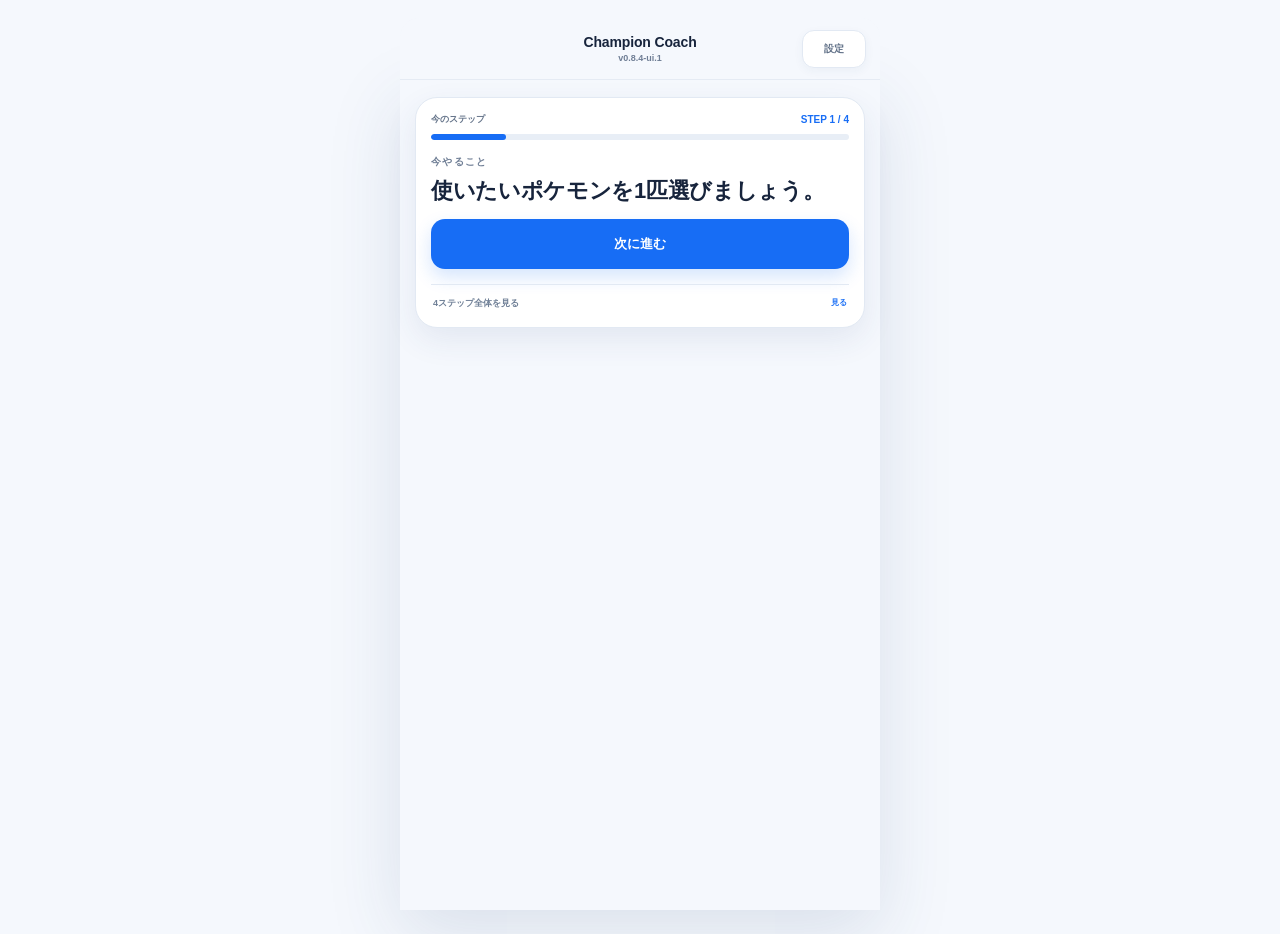
<file: index.html>
<!doctype html>
<html lang="ja">
<head>
  <meta charset="utf-8">
  <meta name="viewport" content="width=device-width, initial-scale=1, viewport-fit=cover">
  <meta name="theme-color" content="#f5f8fd">
  <meta name="apple-mobile-web-app-capable" content="yes">
  <meta name="apple-mobile-web-app-status-bar-style" content="default">
  <meta name="apple-mobile-web-app-title" content="Champion Coach">
  <title>Champion Coach v0.8.4-ui.1</title>
  <link rel="manifest" href="manifest.webmanifest?v=0.8.4-ui.1">
  <link rel="stylesheet" href="styles.css?v=0.8.4-ui.1">
</head>
<body>
  <header class="topbar">
    <button id="backButton" class="header-text-btn" type="button" hidden>戻る</button>
    <div class="brand"><strong>Champion Coach</strong> <small id="appVersionBadge">v0.8.4-ui.1</small></div>
    <button id="openSettings" class="header-text-btn" type="button">設定</button>
  </header>

  <main>
    <section id="screen-home" class="screen active" aria-label="ホーム">
      <section class="progress-card home-focus-card">
        <div class="progress-top"><span class="step-label">今のステップ</span><strong id="homeCoachStep">STEP 1 / 4</strong></div>
        <div class="progress-track"><i id="homeProgressBar"></i></div>
        <div class="home-decision">
          <span class="section-kicker">今やること</span>
          <h1 id="homeCoachTitle">まず、使いたいポケモンを1匹選びましょう。</h1>
          <p id="homeCoachBody" hidden></p>
          <button id="quickStartButton" class="primary-btn home-next-btn" type="button" data-nav="team">次に進む</button>
        </div>
        <details class="route-details">
          <summary>4ステップ全体を見る</summary>
          <div class="progress-list" role="list">
            <div data-route-step="1" role="listitem"><b>1</b><span>使いたいポケモンを決める</span><em>今ここ</em></div>
            <div data-route-step="2" role="listitem"><b>2</b><span>6匹のチームを決める</span></div>
            <div data-route-step="3" role="listitem"><b>3</b><span>対戦用に育てる</span></div>
            <div data-route-step="4" role="listitem"><b>4</b><span>相手を見て選出を決める</span></div>
          </div>
        </details>
      </section>

      <details id="homeAdvancedMenu" class="advanced-menu" hidden>
        <summary>その他の機能</summary>
        <div class="shortcut-grid">
          <button type="button" data-nav="team" data-team-tab="plan">戦い方を見る</button>
          <button type="button" data-nav="log">対戦記録</button>
          <button type="button" data-nav="environment">対戦から学ぶ</button>
          <button type="button" data-nav="team" data-team-tab="stats">選出実績</button>
        </div>
        <div class="advanced-data">
          <div class="home-meta-line"><span class="pill">M-C</span><span id="rankChip" class="pill subtle">RANK 未設定</span><span id="homeStatsFormat" class="pill subtle">シングル</span></div>
          <div class="stats-grid">
            <article class="stat"><span>対戦</span><strong id="statTotal">0</strong></article>
            <article class="stat"><span>勝率</span><strong id="statWinRate">—</strong></article>
            <article class="stat"><span>直近10戦</span><strong id="statRecent">—</strong></article>
            <article class="stat"><span>連勝/連敗</span><strong id="statStreak">—</strong></article>
          </div>
          <section class="compact-data-block">
            <div class="compact-data-head"><strong>成長記録</strong><span id="progressStage" class="tag mid">土台作り</span></div>
            <p id="progressMessage" class="muted"></p><div id="progressMetrics" class="progress-metrics"></div>
            <div class="next-action"><span>次に変えること</span><strong id="progressNext"></strong></div>
          </section>
          <section id="homeFoundationPanel" class="compact-data-block">
            <div class="compact-data-head"><strong>基本戦術</strong><span id="homeFoundationBadge" class="tag mid">未診断</span></div>
            <p id="homeFoundationPlan" class="foundation-plan"></p><div id="homeFoundationPicks" class="selection-picks"></div><div id="homeFoundationGaps" class="stack compact"></div>
          </section>
          <section class="compact-data-block"><strong>よく当たる相手</strong><div id="homeThreats" class="stack compact"></div></section>
        </div>
      </details>
    </section>


    <section id="screen-assist" class="screen" aria-label="対戦準備">
      <div class="step-head decision-step-head"><span>対戦直前</span><h1>出すポケモンを決める</h1><p>相手6匹が見えている画面をスクショすると、選出候補をすぐ出します。</p></div>
      <section class="panel battle-input-panel realtime-input-panel">
        <form id="assistForm" novalidate>
          <details class="format-details compact-control"><summary>対戦形式：<span id="assistFormatSummary">シングル</span></summary><label>形式<select id="assistFormat"><option value="single">シングル</option><option value="double">ダブル</option></select></label></details>
          <input id="assistOwnTeam" class="data-shadow" readonly aria-hidden="true" tabindex="-1">
          <section class="screenshot-import-card" aria-label="スクリーンショット認識">
            <div class="screenshot-import-head"><div><span class="section-kicker">最短入力</span><strong>スクショから相手6匹を読み取る</strong><small>画像は端末内だけで解析します。</small></div><span id="assistScreenshotBadge" class="tag mid">未準備</span></div>
            <div class="button-row screenshot-actions"><button id="assistRecognitionPrepare" class="primary-btn setup-btn" type="button">初回準備をする</button><button id="assistScreenshotTrigger" class="primary-btn battle-primary-btn" type="button" hidden disabled>スクショを選ぶ</button></div>
            <input id="assistScreenshotInput" type="file" accept="image/*" hidden>
            <p id="assistScreenshotStatus" class="small muted">初回だけ認識データを準備します。</p>
            <div id="assistScreenshotReview" class="screenshot-review" hidden></div>
          </section>
          <details id="assistManualEntry" class="manual-entry-details">
            <summary><span>読み取りに失敗したときだけ手動で直す</span><small id="assistOpponentCount" class="hint">0/6</small></summary>
            <div class="manual-entry-body">
              <div id="assistOpponentBuilder" class="team-slots compact-slots"></div>
              <div class="button-row"><button id="pickAssistOpponent" class="secondary-btn" type="button">6匹を選ぶ・修正する</button><button id="clearAssistOpponent" class="ghost-btn" type="button">クリア</button></div>
              <textarea id="assistOpponentTeam" class="data-shadow" aria-hidden="true" tabindex="-1"></textarea>
              <div id="assistErrors" class="error-box" hidden></div>
              <button id="analyzeAssistButton" class="primary-btn" type="submit" disabled>この6匹で選出を出す</button>
            </div>
          </details>
        </form>
      </section>

      <section id="assistResult" class="focus-card good decision-result-card" hidden>
        <div class="focus-card-title"><span>1</span><strong>出すポケモン</strong><small id="assistEvidence">集計中</small></div>
        <div id="assistRecommended" class="selection-picks"></div>
        <div class="opening-action"><span class="assist-label">先発・最初の動き</span><strong id="assistOpeningAction"></strong></div>
        <div class="assist-actions secondary-assist-action"><span>対戦後</span><button id="copyAssistToLog" class="ghost-btn" type="button">結果を記録する</button></div>
      </section>

      <section id="assistFocusPanel" class="focus-card danger caution-card" hidden>
        <div class="focus-card-title"><span>2</span><strong>一番注意する相手</strong><small id="assistGuideCoverage">確認中</small></div>
        <div id="assistFocusList" class="stack"></div>
      </section>

      <details id="assistDetails" class="details-box" hidden>
        <summary>もっと詳しく見る</summary>
        <div class="detail-content">
          <p id="assistFocusSummary" class="muted"></p><div id="assistPrinciples" class="guide-principles"></div><p id="assistUnknowns" class="small muted"></p><p id="assistSummary" class="muted"></p>
          <section id="assistThreatPanel" class="detail-section" hidden><h3>相手ごとの詳細</h3><div id="assistThreats" class="stack compact"></div></section>
          <section id="assistCandidatesPanel" class="detail-section" hidden><h3>自分の6匹との照合</h3><div id="assistCandidates" class="stack compact"></div></section>
          <section id="assistFailuresPanel" class="detail-section" hidden><h3>似た相手への過去の敗戦</h3><div id="assistFailures" class="stack compact"></div></section>
        </div>
      </details>
    </section>

    <section id="screen-log" class="screen" aria-label="対戦記録">
      <section class="panel form-panel guided-log">
        <div class="step-head compact-step-head"><span>対戦後</span><h1>まず勝敗だけ残す</h1><p>相手や選出は引き継がれています。必要なところだけ直せます。</p></div>
        <form id="matchForm" novalidate>
          <fieldset class="result-first"><legend>結果</legend><div class="segmented result-large"><label><input type="radio" name="result" value="win"><span>勝った</span></label><label><input type="radio" name="result" value="loss"><span>負けた</span></label></div></fieldset>
          <details id="matchBattleDetails" class="review-details battle-details">
            <summary><span>対戦内容を確認・修正</span><small id="matchBattleSummary">相手6匹・自分の選出</small></summary>
            <div class="review-fields">
              <div class="picker-field">
                <div class="picker-field-head"><span>相手の6匹</span><span id="logOpponentCount" class="hint">0/6</span></div>
                <div id="logOpponentBuilder" class="team-slots compact-slots"></div>
                <div class="button-row"><button id="pickLogOpponent" class="secondary-btn" type="button">6匹を修正</button><button id="clearLogOpponent" class="ghost-btn" type="button">クリア</button></div>
                <textarea id="opponentTeam" class="data-shadow" aria-hidden="true" tabindex="-1"></textarea>
              </div>
              <div class="picker-field">
                <div class="picker-field-head"><span>自分が出したポケモン</span><span id="selectedTeamCount" class="hint">3体</span></div>
                <div id="selectedTeamPicker" class="own-pick-grid"></div>
                <textarea id="selectedTeam" class="data-shadow" aria-hidden="true" tabindex="-1"></textarea>
              </div>
            </div>
          </details>

          <details id="matchReviewDetails" class="review-details">
            <summary>詳しく振り返る（任意）</summary>
            <div class="review-fields">
              <div class="two-col">
                <label>日付<input id="matchDate" type="date"></label>
                <label>形式<select id="matchFormat"><option value="single">シングル</option><option value="double">ダブル</option></select></label>
              </div>
              <label>どこで困った？<select id="cause"><option value="unknown">よく分からない</option><option value="selection">最初に出す3体で困った</option><option value="plan">途中の進め方で困った</option><option value="turn">ある場面の判断で困った</option><option value="knowledge">相手の技や動きが分からなかった</option><option value="execution">操作・時間で困った</option><option value="luck">運の影響が大きかった</option></select></label>
              <label>対戦前に考えていたこと<textarea id="selectionReason" rows="2" placeholder="書けるときだけでOK"></textarea></label>
              <label>考えていた流れはどうだった？<select id="planOutcome"><option value="unknown">未記録</option><option value="held">だいたいできた</option><option value="partial">途中までできた</option><option value="broken">早めに崩れた</option></select></label>
              <label>重要だった場面<textarea id="keyTurn" rows="2" placeholder="例：4ターン目、交代するか迷った"></textarea></label>
              <label>その時どれくらい自信があった？ <span class="hint">1=ほぼ分からない / 5=かなり自信あり</span><input id="confidence" type="range" min="1" max="5" value="3"><span id="confidenceValue" class="range-value">3</span></label>
              <label>次に試したいこと<textarea id="learning" rows="2" placeholder="1つだけでもOK"></textarea></label>
            </div>
          </details>
          <div id="formErrors" class="error-box" hidden></div>
          <button id="saveMatchButton" class="primary-btn" type="submit" disabled>この内容で記録する</button>
        </form>
      </section>

      <section id="latestAnalysis" class="panel analysis-panel" hidden>
        <div class="panel-head"><div><span class="section-kicker">COACH REVIEW</span><h2 id="analysisHeadline"></h2></div></div>
        <p id="analysisSummary"></p>
        <div id="analysisChecks" class="check-list"></div>
        <div class="next-action"><span>次にやること</span><strong id="analysisNext"></strong></div>
      </section>

      <details class="home-drawer history-drawer">
        <summary><span>最近の対戦を見る</span><small>必要なときだけ</small></summary>
        <div class="drawer-body"><div id="matchHistory" class="stack compact"></div></div>
      </details>
    </section>

    <section id="screen-environment" class="screen" aria-label="対戦から学ぶ">
      <div class="step-head compact-step-head"><span>対戦から学ぶ</span><h1>よく当たる相手を見る。</h1></div>
      <div class="format-switch" aria-label="環境の形式">
        <button class="active" type="button" data-environment-format="single">シングル</button>
        <button type="button" data-environment-format="double">ダブル</button>
      </div>
      <section class="panel">
        <div class="panel-head"><div><span class="section-kicker">PERSONAL META</span><h2>よく当たる・苦戦している相手</h2></div><span id="environmentFormatDescription" class="tag low">シングル</span></div>
        <div id="threatTable" class="threat-list"></div>
      </section>

      <details class="home-drawer environment-note-drawer">
        <summary><span>分からなかった相手をメモする</span><small>任意</small></summary>
        <div class="drawer-body">
          <section class="form-panel compact-panel">
            <form id="metaForm">
              <div class="picker-field"><div class="picker-field-head"><span>ポケモン</span><span class="hint">画像から選べます</span></div><div class="inline-picker"><input id="metaPokemon" placeholder="例：ボーマンダ"><button id="pickMetaPokemon" class="mini-btn" type="button">一覧</button></div></div>
              <div class="two-col"><label>警戒度<select id="metaRisk"><option value="high">高</option><option value="mid">中</option><option value="low">低</option></select></label><label>どんな相手？<input id="metaRole" placeholder="分かる範囲でOK"></label></div>
              <label>次に気をつけたいこと<textarea id="metaWatch" rows="2" placeholder="技・持ち物・動きなど"></textarea></label>
              <label>自分はどうする？<textarea id="metaAnswer" rows="2" placeholder="分からなければ空欄でもOK"></textarea></label>
              <button class="secondary-btn" type="submit">この形式のメモに追加</button>
            </form>
            <div id="metaNotes" class="stack"></div>
          </section>
        </div>
      </details>
    </section>

    <section id="screen-team" class="screen" aria-label="チーム">
      <div class="step-head compact-step-head"><span>チーム</span><h1 id="teamScreenTitle">チームを作る</h1></div>

      <div id="teamPrimaryTabs" class="team-primary-tabs" role="tablist" aria-label="チームの主な操作" hidden>
        <button class="team-tab-button active" type="button" data-team-tab="build">チームを作る</button>
        <button class="team-tab-button" type="button" data-team-tab="training">育成する</button>
      </div>

      <details id="teamMoreMenu" class="advanced-menu team-more-menu" hidden>
        <summary>詳しい情報</summary>
        <div class="shortcut-grid"><button type="button" data-nav="team" data-team-tab="plan">戦い方</button><button type="button" data-nav="team" data-team-tab="stats">選出実績</button></div>
      </details>

      <section id="teamBuildPanel" class="panel form-panel team-pane active" data-team-pane="build">
        <div class="panel-head simple-panel-head"><div><span id="teamBuildKicker" class="section-kicker">STEP 1</span><h2 id="teamBuildTitle">最初の1匹を選ぶ</h2></div></div>
        <form id="teamForm">
          <section id="starterChoicePanel" class="starter-choice-panel">
            <div class="starter-choice-stack">
              <button id="starterRecommended" class="starter-choice-card recommended" type="button" data-starter-mode="recommended">
                <span><strong>おすすめから1匹選ぶ</strong><small>迷ったらここから始めます。</small></span><b>選ぶ</b>
              </button>
              <details class="starter-more-methods">
                <summary>別の探し方</summary>
                <div class="starter-choice-stack compact">
                  <button id="starterPopular" class="starter-choice-card" type="button" data-starter-mode="popular">
                    <span><strong>よく見るポケモンから</strong><small>対戦で見かけやすい候補。</small></span><b>選ぶ</b>
                  </button>
                  <button id="starterAll" class="starter-choice-card" type="button" data-starter-mode="all">
                    <span><strong>画像から全部見る</strong><small>名前が分からなくても探せます。</small></span><b>選ぶ</b>
                  </button>
                  <button id="starterSearch" class="starter-choice-card" type="button" data-starter-mode="search">
                    <span><strong>名前で検索する</strong><small>使いたい1匹が決まっている人向け。</small></span><b>検索</b>
                  </button>
                </div>
              </details>
            </div>
          </section>

          <div id="teamComposeArea" hidden>
            <details class="format-details team-settings-details"><summary>チーム名・形式</summary><div class="two-col"><label>チーム名<input id="teamName" placeholder="例：はじめてのシングル"></label><label>形式<select id="teamFormat"><option value="single">シングル</option><option value="double">ダブル</option></select></label></div></details>
            <div class="picker-field">
              <div class="picker-field-head"><span>チームの6匹</span><span id="teamMemberCount" class="hint">0/6</span></div>
              <div id="teamMemberBuilder" class="team-slots"></div>
              <div class="button-row primary-team-actions"><button id="pickTeamMember" class="secondary-btn" type="button">追加・変更する</button><button id="autoCompleteTeam" class="primary-btn" type="button">残りをおまかせで仮組み</button><button id="clearTeamMembers" class="ghost-btn" type="button">最初からやり直す</button></div>
              <textarea id="teamMembers" class="data-shadow" aria-hidden="true" tabindex="-1"></textarea>
            </div>
            <div id="teamStarterAdvice" class="starter-advice" hidden></div>
            <details class="secondary-choice"><summary>自分で候補から選ぶ</summary><div id="teamPartnerSuggestions" class="partner-grid"></div></details>
            <details class="secondary-choice"><summary>持っていないポケモン</summary><div class="inventory-box"><div class="picker-field-head"><span>未所持</span><span id="teamInventoryCount" class="hint">0体</span></div><div id="teamInventory" class="inventory-chips"></div></div></details>
            <div id="teamErrors" class="error-box" hidden></div>
            <details class="review-details team-plan-input"><summary>自分のメモ（任意）</summary><div class="review-fields"><label>基本の勝ち筋<textarea id="teamPlan" rows="3"></textarea></label><label>苦手な相手<textarea id="teamWeak" rows="3"></textarea></label></div></details>
            <button class="primary-btn" type="submit">この6匹で進む</button>
          </div>
        </form>
      </section>

      <section id="teamFoundationPanel" class="panel foundation-panel team-pane" data-team-pane="plan">
        <div class="panel-head"><div><span class="section-kicker">HOW TO PLAY</span><h2>このチームの戦い方</h2></div><span id="teamFoundationBadge" class="tag mid">未診断</span></div>
        <div class="foundation-block"><span class="assist-label">基本の勝ち筋</span><p id="teamFoundationPlan" class="foundation-plan"></p><button id="adoptFoundationPlan" class="mini-btn" type="button">この案を使う</button></div>
        <div class="foundation-block"><span class="assist-label">最初に試す3体</span><div id="teamFoundationPicks" class="selection-picks"></div></div>
        <details class="details-box"><summary>役割や不足を見る</summary><div class="detail-content"><div id="teamFoundationRoles" class="role-grid"></div><div class="two-col foundation-columns"><div><span class="assist-label">強み</span><div id="teamFoundationStrengths" class="stack compact"></div></div><div><span class="assist-label">不足</span><div id="teamFoundationGaps" class="stack compact"></div></div></div></div></details>
      </section>

      <section id="teamTrainingPanel" class="panel training-panel team-pane" data-team-pane="training">
        <div class="panel-head simple-panel-head"><div><span class="section-kicker">STEP 3</span><h2>1匹ずつ育てる</h2></div><span id="teamTrainingMeta" class="tag mid">M-C</span></div>
        <div id="teamTrainingCards" class="training-grid"></div>
      </section>

      <section id="teamStatsPanel" class="panel team-pane" data-team-pane="stats">
        <div class="panel-head"><div><span class="section-kicker">RECORD</span><h2>この形式での選出実績</h2></div></div>
        <div id="selectionStats" class="threat-list"></div>
      </section>
    </section>
  </main>

  <dialog id="pokemonPickerDialog" class="pokemon-picker-dialog">
    <div class="picker-dialog-card">
      <div class="panel-head"><div><span class="section-kicker">POKÉMON SELECTOR</span><h2 id="pokemonPickerTitle">ポケモンを選ぶ</h2></div><button id="closePokemonPicker" class="icon-btn" type="button" aria-label="閉じる">閉じる</button></div>
      <p id="pokemonPickerHelp" class="small muted">画像・タイプを見ながら選べます。</p>
      <div class="picker-toolbar"><input id="pokemonSearch" type="search" placeholder="名前が分かれば検索"><select id="pokemonTypeFilter"><option value="all">すべてのタイプ</option></select></div>
      <div class="picker-category-row" aria-label="探し方">
        <button class="active" type="button" data-pokemon-category="recommended">おすすめ</button>
        <button type="button" data-pokemon-category="popular">よく見る</button>
        <button type="button" data-pokemon-category="attacker">アタッカー</button>
        <button type="button" data-pokemon-category="bulky">耐久・受け</button>
        <button type="button" data-pokemon-category="support">起点・補助</button>
        <button type="button" data-pokemon-category="all">すべて</button>
      </div>
      <div class="picker-status"><span id="pokemonPickerSelected">0/6 選択</span><span id="pokemonCatalogCount"></span></div>
      <div id="pokemonCatalogGrid" class="pokemon-grid"></div>
      <div class="picker-dialog-actions"><button id="pokemonPickerDone" class="primary-btn" type="button">選択を反映</button></div>
    </div>
  </dialog>

  <dialog id="settingsDialog">
    <form method="dialog" class="dialog-card">
      <div class="panel-head"><div><span class="section-kicker">SETTINGS</span><h2>データ管理</h2></div><button class="icon-btn" value="cancel" aria-label="閉じる">閉じる</button></div>
      <label>現在ランク<input id="currentRank" placeholder="例：ハイパー2"></label>
      <button id="exportData" class="secondary-btn" type="button">JSONバックアップを書き出す</button>
      <label class="file-btn">JSONバックアップを読み込む<input id="importData" type="file" accept="application/json"></label>
      <button id="loadDemo" class="ghost-btn" type="button">サンプルデータを入れる</button>
      <button id="clearData" class="danger-btn" type="button">全データを削除</button>
      <p class="small muted">対戦ログ・構築・読み込んだスクショは外部へ送信せず、この端末内で処理します。M-C環境データと初回の認識用参照画像の取得だけ外部サイトへ通信します。</p>
    </form>
  </dialog>

  <script src="pokemon-data.js?v=0.8.4-ui.1"></script>
  <script src="competitive-data.js?v=0.8.4-ui.1"></script>
  <script src="single-competitive-data.js?v=0.8.4-ui.1"></script>
  <script src="core.js?v=0.8.4-ui.1"></script>
  <script src="screenshot-recognition.js?v=0.8.4-ui.1"></script>
  <script src="app.js?v=0.8.4-ui.1"></script>
</body>
</html>
</file>
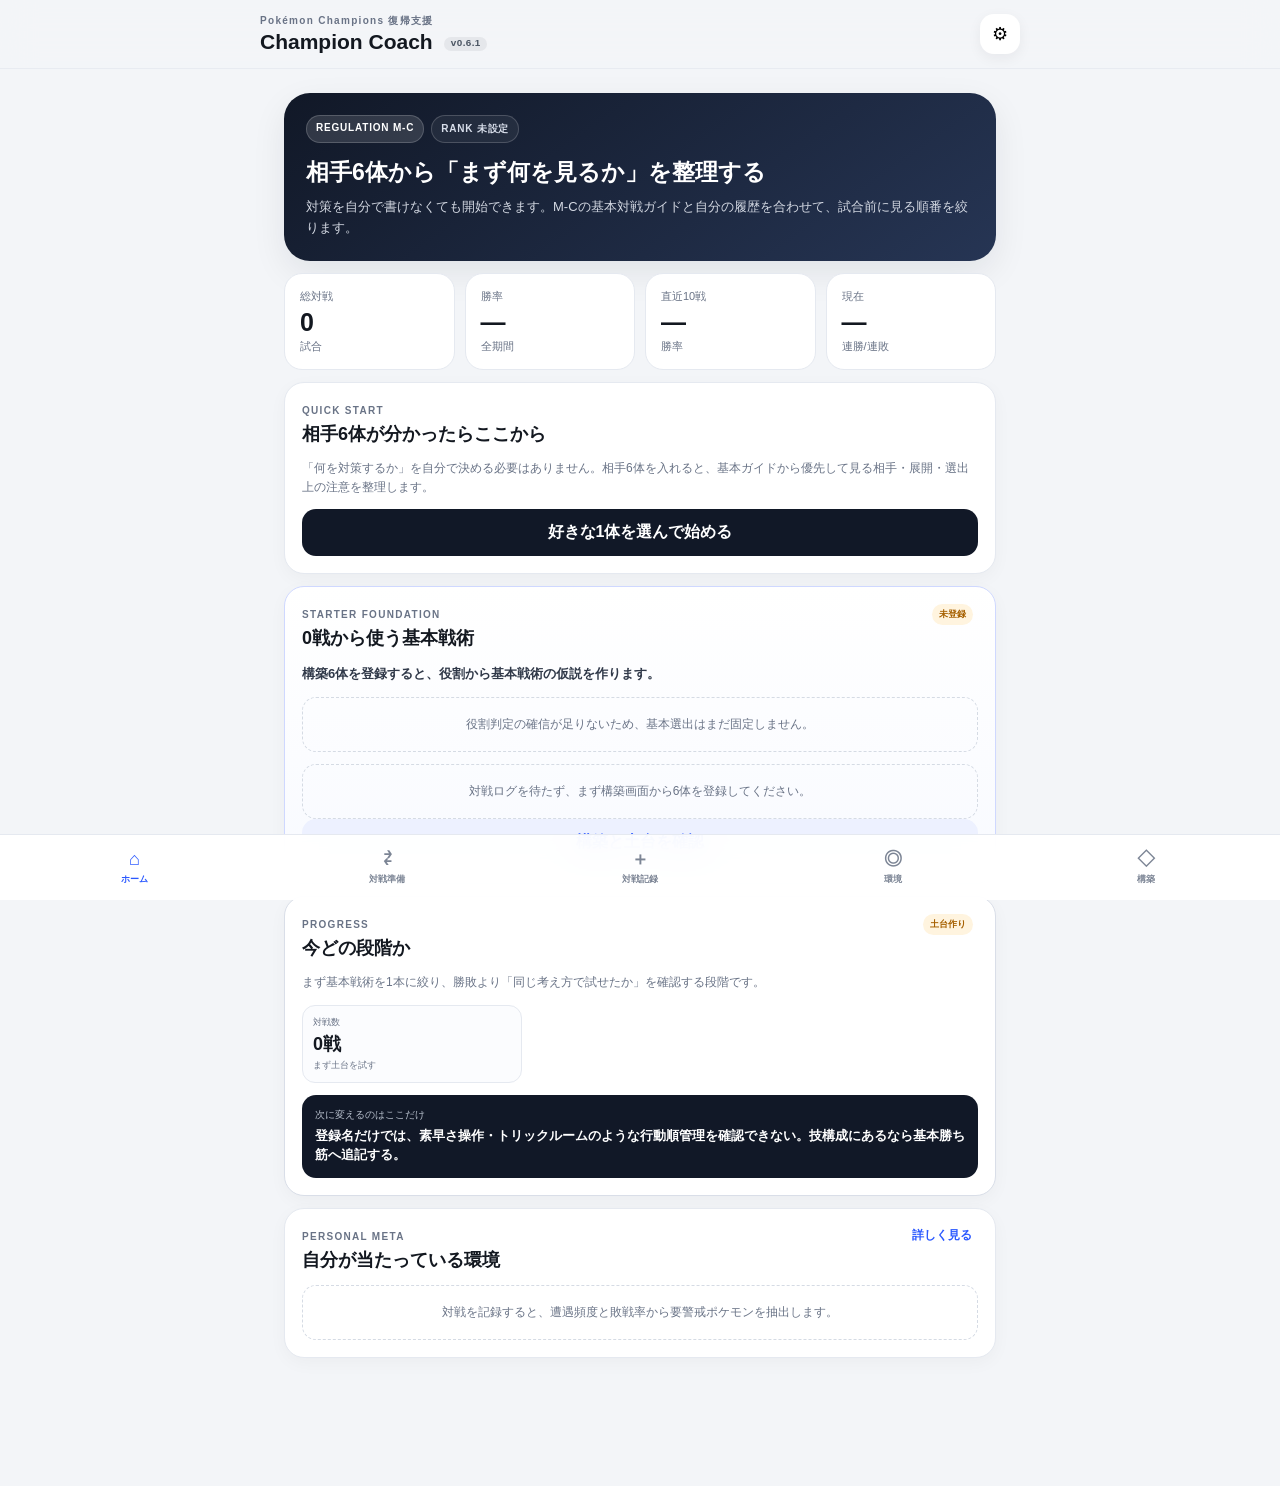
<file: Champion-Coach-standalone.html>
<!doctype html>
<html lang="ja">
<head>
  <meta charset="utf-8">
  <meta name="viewport" content="width=device-width, initial-scale=1, viewport-fit=cover">
  <meta name="theme-color" content="#111827">
  <meta name="apple-mobile-web-app-capable" content="yes">
  <meta name="apple-mobile-web-app-status-bar-style" content="black-translucent">
  <meta name="apple-mobile-web-app-title" content="Champion Coach">
  <title>Champion Coach v0.6.1</title>
  <style>
:root{
  --bg:#f3f5f8;--surface:#fff;--ink:#131820;--muted:#697386;--line:#e5e9f0;
  --accent:#2b59ff;--accent-soft:#edf1ff;--good:#17784b;--good-soft:#eaf7f0;
  --warn:#a66000;--warn-soft:#fff4df;--bad:#b13636;--bad-soft:#fff0f0;--dark:#111827;
  --shadow:0 12px 34px rgba(17,24,39,.08);--radius:20px;
}
*{box-sizing:border-box}html{background:var(--bg)}body{margin:0;font-family:-apple-system,BlinkMacSystemFont,"Segoe UI","Hiragino Sans","Yu Gothic UI",sans-serif;background:var(--bg);color:var(--ink);padding-bottom:92px}button,input,textarea,select{font:inherit}.topbar{position:sticky;top:0;z-index:10;display:flex;justify-content:space-between;align-items:center;padding:calc(14px + env(safe-area-inset-top)) 18px 14px;background:rgba(243,245,248,.92);backdrop-filter:blur(16px);border-bottom:1px solid rgba(229,233,240,.8)}h1{font-size:21px;line-height:1.1;margin:2px 0 0}.eyebrow,.section-kicker{margin:0;color:var(--muted);font-size:10px;font-weight:800;letter-spacing:.13em}.icon-btn{width:40px;height:40px;border:0;border-radius:14px;background:var(--surface);box-shadow:0 4px 14px rgba(17,24,39,.06);font-size:18px}.screen{display:none;max-width:760px;margin:0 auto;padding:16px}.screen.active{display:block}.regulation-card{background:linear-gradient(145deg,#111827,#263554);border-radius:26px;padding:22px;color:white;box-shadow:var(--shadow)}.regulation-card h2{font-size:23px;line-height:1.35;margin:14px 0 8px}.regulation-card p{color:#d4d9e3;font-size:13px;line-height:1.65;margin:0}.hero-tags{display:flex;flex-wrap:wrap;gap:7px}.pill{display:inline-block;background:rgba(255,255,255,.13);border:1px solid rgba(255,255,255,.18);padding:6px 9px;border-radius:999px;font-size:10px;font-weight:800;letter-spacing:.08em}.pill.subtle{background:rgba(255,255,255,.06);color:#d8deea}.stats-grid{display:grid;grid-template-columns:repeat(2,1fr);gap:10px;margin:12px 0}.stat{background:var(--surface);border:1px solid var(--line);border-radius:18px;padding:15px}.stat span,.stat small{display:block;color:var(--muted);font-size:11px}.stat strong{font-size:25px;display:inline-block;margin:4px 3px 2px 0}.panel{background:var(--surface);border:1px solid var(--line);border-radius:var(--radius);padding:17px;margin:12px 0;box-shadow:0 5px 18px rgba(17,24,39,.035)}.panel-head{display:flex;justify-content:space-between;align-items:flex-start;gap:12px;margin-bottom:13px}.panel h2{font-size:18px;margin:4px 0 0}.text-btn,.ghost-btn{border:0;background:transparent;color:var(--accent);font-weight:700;font-size:12px}.stack{display:grid;gap:10px}.stack.compact{gap:8px}.task-card,.history-card,.meta-card{border:1px solid var(--line);border-radius:15px;padding:13px;background:#fbfcfe}.task-card.high{border-color:#ffd4d4;background:#fffafa}.task-card.medium{border-color:#ffe2a9;background:#fffdf8}.task-card h3,.history-card h3,.meta-card h3{font-size:14px;margin:0 0 5px}.task-card p,.history-card p,.meta-card p{font-size:12px;line-height:1.55;color:var(--muted);margin:0}.muted{color:var(--muted);font-size:12px;line-height:1.6}.form-panel label,fieldset{display:block;margin:13px 0;color:#3b4350;font-weight:700;font-size:12px}.form-panel input,.form-panel textarea,.form-panel select,dialog input{width:100%;border:1px solid #dbe0e8;border-radius:13px;padding:12px;background:#fff;color:var(--ink);outline:none;margin-top:6px}.form-panel input:focus,.form-panel textarea:focus,.form-panel select:focus,dialog input:focus{border-color:var(--accent);box-shadow:0 0 0 3px rgba(43,89,255,.1)}textarea{resize:vertical}.hint{color:var(--muted);font-weight:500}.two-col{display:grid;grid-template-columns:1fr 1fr;gap:10px}fieldset{border:0;padding:0}.segmented{display:grid;grid-template-columns:1fr 1fr;gap:6px;margin-top:6px}.segmented label{margin:0}.segmented input{display:none}.segmented span{display:block;text-align:center;border:1px solid #dbe0e8;border-radius:12px;padding:11px;background:#fff}.segmented input:checked+span{border-color:var(--accent);background:var(--accent-soft);color:var(--accent)}.range-value{display:inline-block;margin-left:8px;background:var(--accent-soft);color:var(--accent);border-radius:999px;min-width:26px;text-align:center;padding:3px 6px}.primary-btn,.secondary-btn,.danger-btn,.file-btn{width:100%;border:0;border-radius:14px;padding:13px 14px;font-weight:800;text-align:center;display:block}.primary-btn{background:var(--dark);color:white}.secondary-btn{background:var(--accent-soft);color:var(--accent)}.danger-btn{background:var(--bad-soft);color:var(--bad)}.file-btn{background:#f4f6f9;color:#374151}.file-btn input{display:none}.analysis-panel{border-color:#cfd8ff;background:linear-gradient(180deg,#fff,#f8f9ff)}.check-list{display:grid;gap:7px;margin:12px 0}.check-item{font-size:12px;padding:9px 11px;background:#fff;border:1px solid var(--line);border-radius:11px}.next-action{background:var(--dark);color:white;border-radius:14px;padding:13px}.next-action span{display:block;color:#b8c0cd;font-size:10px;margin-bottom:4px}.next-action strong{font-size:13px;line-height:1.5}.error-box{background:var(--bad-soft);color:var(--bad);padding:11px;border-radius:12px;font-size:12px;margin:10px 0}.threat-list{display:grid;gap:9px}.threat-row{display:grid;grid-template-columns:minmax(0,1fr) auto;gap:8px;border-bottom:1px solid var(--line);padding:9px 0}.threat-row:last-child{border-bottom:0}.threat-name{font-size:13px;font-weight:800}.threat-meta{font-size:10px;color:var(--muted);margin-top:3px}.score{min-width:55px;text-align:right}.score strong{display:block;font-size:16px}.meter{height:5px;background:#edf0f4;border-radius:999px;margin-top:6px;overflow:hidden}.meter>span{display:block;height:100%;background:var(--dark);border-radius:999px}.tag{display:inline-block;font-size:9px;font-weight:800;padding:4px 7px;border-radius:999px;background:#eef1f5;margin-right:5px}.tag.high{background:var(--bad-soft);color:var(--bad)}.tag.mid{background:var(--warn-soft);color:var(--warn)}.tag.low{background:var(--good-soft);color:var(--good)}.history-top{display:flex;justify-content:space-between;gap:8px;align-items:center}.result{font-size:10px;font-weight:800;border-radius:999px;padding:4px 7px}.result.win{background:var(--good-soft);color:var(--good)}.result.loss{background:var(--bad-soft);color:var(--bad)}.bottom-nav{position:fixed;left:0;right:0;bottom:0;z-index:20;display:grid;grid-template-columns:repeat(4,1fr);padding:8px 8px calc(8px + env(safe-area-inset-bottom));background:rgba(255,255,255,.94);backdrop-filter:blur(16px);border-top:1px solid var(--line)}.bottom-nav button{border:0;background:transparent;color:#7c8595;font-size:10px;font-weight:700;padding:6px}.bottom-nav button span{display:block;font-size:20px;line-height:1.2;margin-bottom:2px}.bottom-nav button.active{color:var(--accent)}dialog{width:min(92vw,520px);border:0;border-radius:22px;padding:0;box-shadow:0 24px 70px rgba(17,24,39,.28)}dialog::backdrop{background:rgba(17,24,39,.45);backdrop-filter:blur(3px)}.dialog-card{padding:18px}.dialog-card>*{margin-top:10px}.small{font-size:10px}.empty{padding:18px;text-align:center;color:var(--muted);font-size:12px;border:1px dashed #d5dbe4;border-radius:14px}@media(min-width:620px){.stats-grid{grid-template-columns:repeat(4,1fr)}.screen{padding:24px}.topbar{padding-left:max(24px,calc((100vw - 760px)/2));padding-right:max(24px,calc((100vw - 760px)/2))}}@media(max-width:420px){.two-col{grid-template-columns:1fr}.regulation-card h2{font-size:20px}}
.selection-picks{margin:8px 0 12px}.assist-label{font-size:10px;color:var(--muted);font-weight:800;letter-spacing:.08em;margin-bottom:7px}.pick-chips{display:flex;flex-wrap:wrap;gap:7px}.pick-chip{display:inline-flex;align-items:center;min-height:34px;padding:7px 10px;border-radius:12px;background:#fff;border:1px solid #dbe0e8;font-size:12px;font-weight:800}.pick-chip.supported{border-color:#c8d2ff;background:var(--accent-soft);color:var(--accent)}.pick-chip.provisional{border-style:dashed;color:var(--muted)}.assist-actions{margin-top:12px}.assist-card,.candidate-card{border:1px solid var(--line);border-radius:15px;padding:13px;background:#fbfcfe}.assist-card h3,.candidate-card h3{font-size:14px;margin:0}.assist-card p,.candidate-card p{font-size:11px;line-height:1.55;color:var(--muted);margin:6px 0 0}.assist-card-top,.candidate-head{display:flex;justify-content:space-between;align-items:flex-start;gap:10px}.answer-line{color:var(--good)!important;font-weight:700}.candidate-head>div:first-child{display:flex;align-items:center;gap:7px;flex-wrap:wrap}.candidate-score{text-align:right;min-width:54px}.candidate-score strong{display:block;font-size:18px}.candidate-score span{font-size:9px;color:var(--muted)}.mini-btn{margin-top:9px;border:0;background:var(--accent-soft);color:var(--accent);border-radius:10px;padding:7px 9px;font-size:10px;font-weight:800}.bottom-nav{grid-template-columns:repeat(5,1fr)}.bottom-nav button{padding:6px 2px;font-size:9px}.bottom-nav button span{font-size:18px}

/* v0.3 beginner-guided pre-battle flow */
.quick-start .primary-btn{margin-top:12px}.beginner-panel{border-color:#bdd7c8;background:linear-gradient(180deg,#fff,#f7fcf9)}
.focus-card{border:1px solid var(--line);border-radius:16px;padding:14px;background:#fff}.focus-card.known{border-left:4px solid #2f7d57}.focus-card.unknown{border-left:4px solid #d7a13b}.focus-head{display:flex;justify-content:space-between;align-items:flex-start;gap:10px;margin-bottom:7px}.focus-head>div:first-child{display:flex;align-items:center;gap:8px;min-width:0}.focus-head h3{font-size:15px;margin:0}.focus-rank{display:inline-grid;place-items:center;width:24px;height:24px;border-radius:8px;background:var(--dark);color:#fff;font-size:11px;font-weight:900;flex:0 0 auto}.focus-role{font-size:10px!important;font-weight:800;color:#596273!important;letter-spacing:.02em}.focus-card>p{font-size:12px;line-height:1.6;margin:5px 0;color:#3e4652}.focus-watch{margin:8px 0 0;padding-left:18px;color:var(--muted);font-size:11px;line-height:1.65}.personal-line{color:var(--accent)!important;font-weight:700}.guide-principles{display:grid;gap:8px;margin-top:13px}.principle-row{display:grid;grid-template-columns:auto 1fr;gap:8px;align-items:start;padding:10px;border-radius:12px;background:#f7f8fb;border:1px solid var(--line)}.principle-row p{margin:0;font-size:11px;line-height:1.55;color:#4b5563}

/* v0.4 cold-start foundation and progress */
.foundation-panel{border-color:#cfd8ff;background:linear-gradient(180deg,#fff,#f8faff)}
.foundation-plan{font-size:13px;line-height:1.7;font-weight:700;color:#303949;margin:8px 0 12px}
.foundation-block{padding:12px 0;border-top:1px solid var(--line)}
.foundation-block:first-of-type{border-top:0}
.role-grid{display:grid;grid-template-columns:repeat(2,minmax(0,1fr));gap:8px;margin:10px 0 14px}
.role-card{display:flex;flex-direction:column;gap:4px;border:1px solid var(--line);border-radius:12px;padding:10px;background:#fff;min-width:0}
.role-card strong{font-size:12px;overflow-wrap:anywhere}.role-card span{font-size:9px;line-height:1.45;color:var(--muted)}
.role-card.unknown{border-style:dashed;background:#fafbfc}.role-card.unknown span{color:var(--warn)}
.foundation-good,.foundation-gap{border-radius:12px;padding:10px 11px;font-size:11px;line-height:1.55}
.foundation-good{background:var(--good-soft);color:#17663f;border:1px solid #cae7d7}.foundation-gap{background:var(--warn-soft);color:#76500e;border:1px solid #f0d6a6}
.foundation-columns{align-items:start}.progress-panel{border-color:#d9dee8}
.progress-metrics{display:grid;grid-template-columns:repeat(3,1fr);gap:8px;margin:10px 0 12px}
.progress-metric{border:1px solid var(--line);border-radius:13px;padding:10px;background:#fbfcfe}.progress-metric span,.progress-metric small{display:block;font-size:9px;color:var(--muted)}.progress-metric strong{display:block;font-size:18px;margin:3px 0}
@media(max-width:420px){.role-grid{grid-template-columns:1fr}.progress-metrics{grid-template-columns:1fr 1fr}.progress-metric:last-child:nth-child(odd){grid-column:1/-1}}
.foundation-pick-line{display:grid;grid-template-columns:64px 1fr;gap:8px;align-items:start;margin:7px 0}.foundation-pick-line .assist-label{margin:8px 0 0}
@media(max-width:420px){.foundation-pick-line{grid-template-columns:1fr}.foundation-pick-line .assist-label{margin:0}}

/* v0.5 visual Pokémon selector / favorite-first onboarding */
.data-shadow{position:absolute!important;width:1px!important;height:1px!important;opacity:0!important;pointer-events:none!important;overflow:hidden!important;padding:0!important;margin:0!important;border:0!important}
.picker-field{margin:14px 0}.picker-field-head{display:flex;justify-content:space-between;gap:10px;align-items:baseline;font-size:12px;font-weight:800;color:#3b4350;margin-bottom:8px}.button-row{display:flex;gap:8px;flex-wrap:wrap;margin-top:9px}.button-row .primary-btn,.button-row .secondary-btn,.button-row .ghost-btn{width:auto;flex:1 1 150px}.favorite-start{padding:14px;border-radius:15px;background:var(--accent-soft);border:1px solid #cfd8ff;margin-bottom:12px}.favorite-start h3{margin:4px 0 5px;font-size:16px}.favorite-start p{margin:0}.team-slots{display:grid;grid-template-columns:repeat(3,minmax(0,1fr));gap:8px}.compact-slots{grid-template-columns:repeat(3,minmax(0,1fr))}.team-slot{position:relative;min-height:94px;border:1px dashed #ccd3df;border-radius:14px;background:#fbfcfe;padding:8px;display:flex;align-items:center;gap:8px;overflow:hidden}.team-slot.filled{border-style:solid;background:#fff}.team-slot.anchor{border-color:#e2ae3b;background:#fffaf0;box-shadow:inset 0 0 0 1px #f4d68c}.slot-img,.pokemon-card-img{width:54px;height:54px;object-fit:contain;flex:0 0 auto;image-rendering:auto}.slot-text{min-width:0}.slot-name{font-size:11px;font-weight:800;line-height:1.35;overflow-wrap:anywhere}.slot-types{font-size:9px;color:var(--muted);margin-top:3px}.slot-anchor{font-size:8px;font-weight:900;color:#8a5c00;background:#fff0c4;padding:2px 5px;border-radius:999px;display:inline-block;margin-top:4px}.slot-actions{position:absolute;right:4px;top:4px;display:flex;gap:3px}.slot-action{border:0;width:24px;height:24px;border-radius:8px;background:rgba(243,245,248,.92);font-size:12px;padding:0}.slot-empty{display:grid;place-items:center;width:100%;height:100%;min-height:72px;color:#9aa3b2;font-size:11px;text-align:center}.type-pill{display:inline-block;border-radius:999px;padding:3px 6px;margin:2px 3px 0 0;background:#eef1f5;color:#45505f;font-size:8px;font-weight:800}.mega-badge{display:inline-block;border-radius:999px;padding:3px 6px;background:#f2eaff;color:#6841a6;font-size:8px;font-weight:900;margin-left:4px}.starter-advice{margin:10px 0;padding:11px 12px;border-radius:13px;background:var(--good-soft);border:1px solid #cae7d7;font-size:11px;line-height:1.55;color:#17663f}.partner-grid{display:grid;grid-template-columns:repeat(2,minmax(0,1fr));gap:8px;margin:10px 0}.partner-card{border:1px solid var(--line);border-radius:13px;background:#fff;padding:9px;display:grid;grid-template-columns:auto 1fr;gap:8px;align-items:center;text-align:left}.partner-card img{width:44px;height:44px;object-fit:contain}.partner-card strong{font-size:11px;display:block}.partner-card small{font-size:8px;color:var(--muted);line-height:1.35;display:block;margin-top:3px}.partner-card button{grid-column:1/-1;border:0;border-radius:9px;padding:7px;background:var(--accent-soft);color:var(--accent);font-weight:800;font-size:9px}.inline-picker{display:grid;grid-template-columns:1fr auto;gap:8px;align-items:end}.inline-picker .mini-btn{height:44px;margin:6px 0 0;padding:0 13px}.own-pick-grid{display:grid;grid-template-columns:repeat(3,minmax(0,1fr));gap:7px}.own-pick-btn{border:1px solid var(--line);border-radius:12px;padding:8px 6px;background:#fff;font-size:10px;font-weight:800;min-height:42px}.own-pick-btn.selected{border-color:var(--accent);background:var(--accent-soft);color:var(--accent)}
.pokemon-picker-dialog{width:min(96vw,820px);max-width:820px;height:min(88vh,760px);max-height:88vh}.picker-dialog-card{height:100%;display:flex;flex-direction:column;padding:16px}.picker-toolbar{display:grid;grid-template-columns:minmax(0,1fr) 160px;gap:8px}.picker-toolbar input,.picker-toolbar select{width:100%;border:1px solid #dbe0e8;border-radius:12px;padding:10px;background:#fff}.picker-status{display:flex;justify-content:space-between;gap:8px;color:var(--muted);font-size:10px;margin:9px 0}.pokemon-grid{display:grid;grid-template-columns:repeat(3,minmax(0,1fr));gap:8px;overflow:auto;overscroll-behavior:contain;padding:2px 2px 80px}.pokemon-card{position:relative;border:1px solid var(--line);border-radius:14px;background:#fff;padding:9px;min-height:132px;text-align:left;display:flex;flex-direction:column;align-items:center;justify-content:flex-start}.pokemon-card.selected{border-color:var(--accent);box-shadow:inset 0 0 0 1px var(--accent);background:#f8f9ff}.pokemon-card.disabled{opacity:.45}.pokemon-card-img{width:66px;height:66px}.pokemon-card-name{font-size:10px;font-weight:900;line-height:1.3;text-align:center;overflow-wrap:anywhere}.pokemon-card-meta{font-size:8px;color:var(--muted);text-align:center;margin-top:3px}.pokemon-card-check{position:absolute;right:6px;top:6px;display:grid;place-items:center;width:21px;height:21px;border-radius:999px;background:var(--accent);color:#fff;font-size:10px;font-weight:900}.picker-dialog-actions{position:sticky;bottom:-1px;padding-top:9px;background:linear-gradient(transparent,#fff 18%)}.picker-dialog-actions .primary-btn{max-width:320px;margin:0 auto}.sprite-fallback{display:grid;place-items:center;width:54px;height:54px;border-radius:50%;background:#f0f2f6;color:#8b94a3;font-size:18px;font-weight:900;flex:0 0 auto}
@media(max-width:560px){.team-slots,.compact-slots{grid-template-columns:repeat(2,minmax(0,1fr))}.pokemon-grid{grid-template-columns:repeat(2,minmax(0,1fr))}.picker-toolbar{grid-template-columns:1fr}.partner-grid{grid-template-columns:1fr}.own-pick-grid{grid-template-columns:repeat(2,minmax(0,1fr))}.pokemon-card{min-height:126px}.pokemon-card-img{width:60px;height:60px}}

/* v0.6 ownership + starter builds */
.inventory-box{margin:14px 0;padding:12px;border:1px solid var(--line);border-radius:14px;background:var(--soft,#f7f8fa)}
.inventory-chips{display:flex;gap:8px;flex-wrap:wrap}.inventory-chip{display:inline-flex;align-items:center;gap:6px;padding:7px 9px;border:1px solid var(--line);border-radius:999px;background:#fff}.inventory-chip button{border:0;background:transparent;font:inherit;cursor:pointer}
.inventory-action{font-size:11px!important;width:auto!important;padding:0 5px!important}.unavailable-label{font-weight:700;color:#8a3d3d}.partner-actions{display:flex;gap:6px;flex-wrap:wrap;margin-top:8px}
.training-grid{display:grid;grid-template-columns:repeat(auto-fit,minmax(250px,1fr));gap:12px}.training-card{border:1px solid var(--line);border-radius:16px;padding:14px;background:#fff}.training-head{display:flex;justify-content:space-between;gap:10px;align-items:flex-start}.training-title{display:flex;gap:10px;align-items:center}.training-title img,.training-title .sprite-fallback{width:48px;height:48px}.training-section{margin-top:12px}.training-label{display:block;font-size:11px;font-weight:800;letter-spacing:.06em;color:var(--muted);margin-bottom:4px}.stat-point-list{display:flex;flex-wrap:wrap;gap:6px}.stat-point-chip{padding:5px 8px;border-radius:999px;background:var(--soft,#f3f5f7);font-size:12px;font-weight:700}.move-list{display:grid;gap:5px;margin:0;padding-left:18px}.training-note{font-size:12px;color:var(--muted);margin-top:6px}.training-card .item-main{font-weight:800}.training-card .item-alt{font-size:12px;color:var(--muted)}
@media(max-width:520px){.training-grid{grid-template-columns:1fr}.training-card{padding:12px}}
.replacement-banner{grid-column:1/-1;padding:9px 11px;border-radius:12px;background:var(--soft,#f4f6f8);font-size:12px;font-weight:700}.training-panel .muted{max-width:850px}

.version-badge{display:inline-flex;align-items:center;vertical-align:middle;margin-left:.35rem;padding:.12rem .42rem;border-radius:999px;font-size:.62rem;font-weight:700;letter-spacing:.04em;background:#e5e7eb;color:#4b5563}

</style>
</head>
<body>
  <header class="topbar">
    <div>
      <p class="eyebrow">Pokémon Champions 復帰支援</p>
      <h1>Champion Coach <span class="version-badge" id="appVersionBadge">v0.6.1</span></h1>
    </div>
    <button id="openSettings" class="icon-btn" aria-label="設定">⚙</button>
  </header>

  <main>
    <section id="screen-home" class="screen active" aria-labelledby="nav-home">
      <div class="regulation-card">
        <div>
          <div class="hero-tags"><span class="pill">REGULATION M-C</span><span id="rankChip" class="pill subtle">RANK 未設定</span></div>
          <h2>相手6体から「まず何を見るか」を整理する</h2>
          <p>対策を自分で書けなくても開始できます。M-Cの基本対戦ガイドと自分の履歴を合わせて、試合前に見る順番を絞ります。</p>
        </div>
      </div>

      <div class="stats-grid">
        <article class="stat"><span>総対戦</span><strong id="statTotal">0</strong><small>試合</small></article>
        <article class="stat"><span>勝率</span><strong id="statWinRate">—</strong><small>全期間</small></article>
        <article class="stat"><span>直近10戦</span><strong id="statRecent">—</strong><small>勝率</small></article>
        <article class="stat"><span>現在</span><strong id="statStreak">—</strong><small>連勝/連敗</small></article>
      </div>

      <section class="panel quick-start">
        <div class="panel-head"><div><span class="section-kicker">QUICK START</span><h2>相手6体が分かったらここから</h2></div></div>
        <p class="muted">「何を対策するか」を自分で決める必要はありません。相手6体を入れると、基本ガイドから優先して見る相手・展開・選出上の注意を整理します。</p>
        <button id="quickStartButton" class="primary-btn" type="button" data-nav="assist">対戦準備を始める</button>
      </section>

      <section id="homeFoundationPanel" class="panel foundation-panel">
        <div class="panel-head"><div><span class="section-kicker">STARTER FOUNDATION</span><h2>0戦から使う基本戦術</h2></div><span id="homeFoundationBadge" class="tag mid">未診断</span></div>
        <p id="homeFoundationPlan" class="foundation-plan">構築6体を登録すると、役割から基本戦術の仮説を作ります。</p>
        <div id="homeFoundationPicks" class="selection-picks"></div>
        <div id="homeFoundationGaps" class="stack compact"></div>
        <button class="secondary-btn" type="button" data-nav="team">構築と土台を確認</button>
      </section>

      <section class="panel progress-panel">
        <div class="panel-head"><div><span class="section-kicker">PROGRESS</span><h2>今どの段階か</h2></div><span id="progressStage" class="tag mid">土台作り</span></div>
        <p id="progressMessage" class="muted"></p>
        <div id="progressMetrics" class="progress-metrics"></div>
        <div class="next-action"><span>次に変えるのはここだけ</span><strong id="progressNext"></strong></div>
      </section>

      <section class="panel">
        <div class="panel-head"><div><span class="section-kicker">PERSONAL META</span><h2>自分が当たっている環境</h2></div><button class="text-btn" data-nav="environment">詳しく見る</button></div>
        <div id="homeThreats" class="stack compact"></div>
      </section>
    </section>


    <section id="screen-assist" class="screen" aria-labelledby="nav-assist">
      <section class="panel form-panel">
        <div class="panel-head"><div><span class="section-kicker">TEAM PREVIEW</span><h2>かんたん対戦準備</h2></div></div>
        <p class="muted">相手6体を入れるだけで、まず警戒する相手と展開を基本ガイドから整理します。自分の対策メモは必須ではありません。</p>
        <form id="assistForm" novalidate>
          <div class="two-col">
            <label>形式<select id="assistFormat"><option value="double">ダブル</option><option value="single">シングル</option></select></label>
            <label>自分の構築<span class="hint">構築画面から自動取得</span><input id="assistOwnTeam" readonly placeholder="構築を登録してください"></label>
          </div>
          <div class="picker-field">
            <div class="picker-field-head"><span>相手の6体</span><span id="assistOpponentCount" class="hint">0/6</span></div>
            <div id="assistOpponentBuilder" class="team-slots compact-slots"></div>
            <div class="button-row"><button id="pickAssistOpponent" class="secondary-btn" type="button">一覧から選ぶ</button><button id="clearAssistOpponent" class="ghost-btn" type="button">クリア</button></div>
            <textarea id="assistOpponentTeam" class="data-shadow" aria-hidden="true" tabindex="-1"></textarea>
          </div>
          <div id="assistErrors" class="error-box" hidden></div>
          <button class="primary-btn" type="submit">今回の対戦を整理</button>
        </form>
      </section>

      <section id="assistFocusPanel" class="panel beginner-panel" hidden>
        <div class="panel-head"><div><span class="section-kicker">START HERE</span><h2>今回まず見ること</h2></div><span id="assistGuideCoverage" class="tag mid">基本ガイド確認中</span></div>
        <p id="assistFocusSummary" class="muted"></p>
        <div id="assistFocusList" class="stack"></div>
        <div id="assistPrinciples" class="guide-principles"></div>
        <p id="assistUnknowns" class="small muted"></p>
      </section>

      <section id="assistResult" class="panel analysis-panel" hidden>
        <div class="panel-head"><div><span class="section-kicker">SELECTION</span><h2>選出候補</h2></div><span id="assistEvidence" class="tag mid">根拠集計中</span></div>
        <div id="assistRecommended" class="selection-picks"></div>
        <p id="assistSummary" class="muted"></p>
        <div class="assist-actions">
          <button id="copyAssistToLog" class="secondary-btn" type="button">この相手を対戦記録へコピー</button>
        </div>
      </section>

      <section id="assistThreatPanel" class="panel" hidden>
        <div class="panel-head"><div><span class="section-kicker">THREATS</span><h2>相手ごとの詳細</h2></div></div>
        <div id="assistThreats" class="stack compact"></div>
      </section>

      <section id="assistCandidatesPanel" class="panel" hidden>
        <div class="panel-head"><div><span class="section-kicker">EVIDENCE</span><h2>自分の6体との照合</h2></div></div>
        <div id="assistCandidates" class="stack compact"></div>
      </section>

      <section id="assistFailuresPanel" class="panel" hidden>
        <div class="panel-head"><div><span class="section-kicker">PAST MISTAKES</span><h2>似た相手への過去の敗戦</h2></div></div>
        <div id="assistFailures" class="stack compact"></div>
      </section>
    </section>

    <section id="screen-log" class="screen" aria-labelledby="nav-log">
      <section class="panel form-panel">
        <div class="panel-head"><div><span class="section-kicker">MATCH LOG</span><h2>対戦を記録</h2></div></div>
        <form id="matchForm" novalidate>
          <div class="two-col">
            <label>日付<input id="matchDate" type="date"></label>
            <label>形式<select id="matchFormat"><option value="double">ダブル</option><option value="single">シングル</option></select></label>
          </div>
          <div class="picker-field">
            <div class="picker-field-head"><span>相手の6体</span><span id="logOpponentCount" class="hint">0/6</span></div>
            <div id="logOpponentBuilder" class="team-slots compact-slots"></div>
            <div class="button-row"><button id="pickLogOpponent" class="secondary-btn" type="button">一覧から選ぶ</button><button id="clearLogOpponent" class="ghost-btn" type="button">クリア</button></div>
            <textarea id="opponentTeam" class="data-shadow" aria-hidden="true" tabindex="-1"></textarea>
          </div>
          <div class="picker-field">
            <div class="picker-field-head"><span>自分の選出</span><span id="selectedTeamCount" class="hint">実際に出した3/4体</span></div>
            <div id="selectedTeamPicker" class="own-pick-grid"></div>
            <textarea id="selectedTeam" class="data-shadow" aria-hidden="true" tabindex="-1"></textarea>
          </div>
          <div class="two-col">
            <fieldset><legend>結果</legend><div class="segmented"><label><input type="radio" name="result" value="win"><span>勝ち</span></label><label><input type="radio" name="result" value="loss"><span>負け</span></label></div></fieldset>
            <label>敗因の仮分類<select id="cause"><option value="unknown">未分類</option><option value="selection">選出</option><option value="plan">ゲームプラン</option><option value="turn">ターン判断</option><option value="knowledge">知識不足</option><option value="execution">操作・時間</option><option value="luck">運要素</option></select></label>
          </div>
          <label>選出理由 / 事前ゲームプラン<textarea id="selectionReason" rows="2" placeholder="例：メガボーマンダを○○で抑え、終盤に△△を通す"></textarea></label>
          <label>事前プランはどこまで機能した？ <span class="hint">任意。勝率以外の進捗を見るために使います</span><select id="planOutcome"><option value="unknown">未記録</option><option value="held">機能した</option><option value="partial">途中まで</option><option value="broken">早めに崩れた</option></select></label>
          <label>重要だったターン/場面<textarea id="keyTurn" rows="2" placeholder="例：4T目、相手の守るを読んで集中した場面"></textarea></label>
          <label>その時の判断確信度 <span class="hint">1=ほぼ分からなかった / 5=かなり自信あり</span><input id="confidence" type="range" min="1" max="5" value="3"><span id="confidenceValue" class="range-value">3</span></label>
          <label>今回の学び<textarea id="learning" rows="2" placeholder="例：この並びには初手○○を固定しない"></textarea></label>
          <div id="formErrors" class="error-box" hidden></div>
          <button class="primary-btn" type="submit">記録して分析</button>
        </form>
      </section>

      <section id="latestAnalysis" class="panel analysis-panel" hidden>
        <div class="panel-head"><div><span class="section-kicker">COACH REVIEW</span><h2 id="analysisHeadline"></h2></div></div>
        <p id="analysisSummary"></p>
        <div id="analysisChecks" class="check-list"></div>
        <div class="next-action"><span>次にやること</span><strong id="analysisNext"></strong></div>
      </section>

      <section class="panel">
        <div class="panel-head"><div><span class="section-kicker">HISTORY</span><h2>最近の対戦</h2></div></div>
        <div id="matchHistory" class="stack compact"></div>
      </section>
    </section>

    <section id="screen-environment" class="screen" aria-labelledby="nav-environment">
      <section class="panel">
        <div class="panel-head"><div><span class="section-kicker">PERSONAL META</span><h2>対戦ログから見た要警戒</h2></div></div>
        <p class="muted">これは全プレイヤーの使用率ではなく、あなた自身が遭遇した頻度・敗戦率・直近遭遇を合成した「個人環境」です。</p>
        <div id="threatTable" class="threat-list"></div>
      </section>

      <section class="panel form-panel">
        <div class="panel-head"><div><span class="section-kicker">KNOWLEDGE</span><h2>環境メモ</h2></div></div>
        <form id="metaForm">
          <div class="picker-field"><div class="picker-field-head"><span>ポケモン</span><span class="hint">名前が分からなくても一覧から選べます</span></div><div class="inline-picker"><input id="metaPokemon" placeholder="例：ボーマンダ"><button id="pickMetaPokemon" class="mini-btn" type="button">一覧</button></div></div>
          <div class="two-col"><label>警戒度<select id="metaRisk"><option value="high">高</option><option value="mid">中</option><option value="low">低</option></select></label><label>分類<input id="metaRole" placeholder="例：物理エース"></label></div>
          <label>警戒する技・持ち物<textarea id="metaWatch" rows="2" placeholder="分からない項目だけ残してもOK"></textarea></label>
          <label>自分の構築での回答<textarea id="metaAnswer" rows="2" placeholder="誰で受ける / 何を通す / 初手で何をする"></textarea></label>
          <button class="secondary-btn" type="submit">環境メモに追加</button>
        </form>
        <div id="metaNotes" class="stack"></div>
      </section>
    </section>

    <section id="screen-team" class="screen" aria-labelledby="nav-team">
      <section class="panel form-panel">
        <div class="panel-head"><div><span class="section-kicker">MY TEAM</span><h2>自分の構築</h2></div></div>
        <div class="favorite-start">
          <span class="section-kicker">START WITH A FAVORITE</span>
          <h3>まず好きな1体を選ぶ</h3>
          <p class="muted">名前やタイプを覚えていなくても大丈夫です。画像とタイプを見て1体選び、残りは役割の偏りが少なくなるよう仮組みできます。</p>
        </div>
        <form id="teamForm">
          <div class="two-col"><label>構築名<input id="teamName" placeholder="例：復帰用バランス"></label><label>主に使う形式<select id="teamFormat"><option value="double">ダブル</option><option value="single">シングル</option></select></label></div>
          <div class="picker-field">
            <div class="picker-field-head"><span>構築メンバー</span><span id="teamMemberCount" class="hint">0/6</span></div>
            <div id="teamMemberBuilder" class="team-slots"></div>
            <div class="button-row"><button id="pickTeamMember" class="secondary-btn" type="button">ポケモン一覧から選ぶ</button><button id="autoCompleteTeam" class="secondary-btn" type="button">残りをおまかせで仮組み</button><button id="clearTeamMembers" class="ghost-btn" type="button">全て外す</button></div>
            <textarea id="teamMembers" class="data-shadow" aria-hidden="true" tabindex="-1"></textarea>
          </div>
          <div id="teamStarterAdvice" class="starter-advice" hidden></div>
          <div id="teamPartnerSuggestions" class="partner-grid"></div>
          <div class="inventory-box"><div class="picker-field-head"><span>持っていないポケモン</span><span id="teamInventoryCount" class="hint">0体</span></div><p class="small muted">候補の「持っていない」を押すと、以後の仮組みから自動で除外します。所持したらここから戻せます。</p><div id="teamInventory" class="inventory-chips"></div></div>
          <div id="teamErrors" class="error-box" hidden></div>
          <label>基本の勝ち筋<textarea id="teamPlan" rows="3" placeholder="例：盤面を整えて終盤に○○を通す"></textarea></label>
          <label>苦手な並び<textarea id="teamWeak" rows="3" placeholder="例：高速展開＋先制技"></textarea></label>
          <button class="primary-btn" type="submit">構築を保存</button>
        </form>
      </section>

      <section id="teamFoundationPanel" class="panel foundation-panel">
        <div class="panel-head"><div><span class="section-kicker">STARTER FOUNDATION</span><h2>基本戦術の仮説</h2></div><span id="teamFoundationBadge" class="tag mid">未診断</span></div>
        <p class="muted">個人ログ0件でも、登録した6体の一般的な役割から「最初に試す形」を作ります。技・持ち物が違う場合は手入力の基本勝ち筋を優先します。</p>
        <div id="teamFoundationRoles" class="role-grid"></div>
        <div class="foundation-block"><span class="assist-label">基本勝ち筋</span><p id="teamFoundationPlan" class="foundation-plan"></p><button id="adoptFoundationPlan" class="mini-btn" type="button">この仮説を基本勝ち筋に採用</button></div>
        <div class="foundation-block"><span class="assist-label">基本選出のたたき台</span><div id="teamFoundationPicks" class="selection-picks"></div></div>
        <div class="two-col foundation-columns"><div><span class="assist-label">確認できた強み</span><div id="teamFoundationStrengths" class="stack compact"></div></div><div><span class="assist-label">最初に確認する不足</span><div id="teamFoundationGaps" class="stack compact"></div></div></div>
      </section>

      <section id="teamTrainingPanel" class="panel training-panel">
        <div class="panel-head"><div><span class="section-kicker">STARTER BUILDS</span><h2>育成スターター</h2></div><span id="teamTrainingMeta" class="tag mid">M-C</span></div>
        <p class="muted">ダブルの持ち物・技はReg M-Cの実戦データを優先します。シングルは信頼できる現行データがない場合、持ち物・性格・能力ポイントだけスターター案を出し、技は断定しません。能力ポイントは1能力最大32・合計66です。</p>
        <div id="teamTrainingCards" class="training-grid"></div>
      </section>

      <section class="panel">
        <div class="panel-head"><div><span class="section-kicker">SELECTION REVIEW</span><h2>選出実績</h2></div></div>
        <div id="selectionStats" class="threat-list"></div>
      </section>
    </section>
  </main>

  <nav class="bottom-nav" aria-label="メインナビゲーション">
    <button id="nav-home" class="active" data-nav="home"><span>⌂</span>ホーム</button>
    <button id="nav-assist" data-nav="assist"><span>⇄</span>対戦準備</button>
    <button id="nav-log" data-nav="log"><span>＋</span>対戦記録</button>
    <button id="nav-environment" data-nav="environment"><span>◎</span>環境</button>
    <button id="nav-team" data-nav="team"><span>◇</span>構築</button>
  </nav>

  <dialog id="pokemonPickerDialog" class="pokemon-picker-dialog">
    <div class="picker-dialog-card">
      <div class="panel-head"><div><span class="section-kicker">POKÉMON SELECTOR</span><h2 id="pokemonPickerTitle">ポケモンを選ぶ</h2></div><button id="closePokemonPicker" class="icon-btn" type="button" aria-label="閉じる">×</button></div>
      <p id="pokemonPickerHelp" class="small muted">画像・タイプを見ながら選べます。</p>
      <div class="picker-toolbar"><input id="pokemonSearch" type="search" placeholder="名前が分かれば検索"><select id="pokemonTypeFilter"><option value="all">すべてのタイプ</option></select></div>
      <div class="picker-status"><span id="pokemonPickerSelected">0/6 選択</span><span id="pokemonCatalogCount"></span></div>
      <div id="pokemonCatalogGrid" class="pokemon-grid"></div>
      <div class="picker-dialog-actions"><button id="pokemonPickerDone" class="primary-btn" type="button">選択を反映</button></div>
    </div>
  </dialog>

  <dialog id="settingsDialog">
    <form method="dialog" class="dialog-card">
      <div class="panel-head"><div><span class="section-kicker">SETTINGS</span><h2>データ管理</h2></div><button class="icon-btn" value="cancel" aria-label="閉じる">×</button></div>
      <label>現在ランク<input id="currentRank" placeholder="例：ハイパー2"></label>
      <button id="exportData" class="secondary-btn" type="button">JSONバックアップを書き出す</button>
      <label class="file-btn">JSONバックアップを読み込む<input id="importData" type="file" accept="application/json"></label>
      <button id="loadDemo" class="ghost-btn" type="button">サンプルデータを入れる</button>
      <button id="clearData" class="danger-btn" type="button">全データを削除</button>
      <p class="small muted">対戦ログや構築などの個人データはこの端末のブラウザ内に保存されます。公開されているM-C環境データの取得だけ外部サイトへ通信します。</p>
    </form>
  </dialog>

<script>
(function(root){
  'use strict';
  const RAW=`venusaur|フシギバナ|Venusaur|3|くさ,どく|80,82,83,100,100,80|1
charizard|リザードン|Charizard|6|ほのお,ひこう|78,84,78,109,85,100|2
blastoise|カメックス|Blastoise|9|みず|79,83,100,85,105,78|1
beedrill|スピアー|Beedrill|15|むし,どく|65,90,40,45,80,75|1
pidgeot|ピジョット|Pidgeot|18|ノーマル,ひこう|83,80,75,70,70,101|1
arbok|アーボック|Arbok|24|どく|60,95,69,65,79,80|0
pikachu|ピカチュウ|Pikachu|25|でんき|35,55,40,50,50,90|0
raichu|ライチュウ|Raichu|26|でんき|60,90,55,90,80,110|2
raichualola|ライチュウ（アローラのすがた）|Raichu-Alola|26|でんき,エスパー|60,85,50,95,85,110|0
clefable|ピクシー|Clefable|36|フェアリー|95,70,73,95,90,60|1
ninetales|キュウコン|Ninetales|38|ほのお|73,76,75,81,100,100|0
ninetalesalola|キュウコン（アローラのすがた）|Ninetales-Alola|38|こおり,フェアリー|73,67,75,81,100,109|0
wigglytuff|プクリン|Wigglytuff|40|ノーマル,フェアリー|140,70,45,85,50,45|0
vileplume|ラフレシア|Vileplume|45|くさ,どく|75,80,85,110,90,50|0
persian|ペルシアン|Persian|53|ノーマル|65,70,60,65,65,115|0
persianalola|ペルシアン（アローラのすがた）|Persian-Alola|53|あく|65,60,60,75,65,115|0
perrserker|ニャイキング|Perrserker|863|はがね|70,110,100,50,60,50|0
arcanine|ウインディ|Arcanine|59|ほのお|90,110,80,100,80,95|0
arcaninehisui|ウインディ（ヒスイのすがた）|Arcanine-Hisui|59|ほのお,いわ|95,115,80,95,80,90|0
politoed|ニョロトノ|Politoed|186|みず|90,75,75,90,100,70|0
alakazam|フーディン|Alakazam|65|エスパー|55,50,45,135,95,120|1
machamp|カイリキー|Machamp|68|かくとう|90,130,80,65,85,55|0
victreebel|ウツボット|Victreebel|71|くさ,どく|80,105,65,100,70,70|1
slowbro|ヤドラン|Slowbro|80|みず,エスパー|95,75,110,100,80,30|1
slowbrogalar|ヤドラン（ガラルのすがた）|Slowbro-Galar|80|どく,エスパー|95,100,95,100,70,30|0
slowking|ヤドキング|Slowking|199|みず,エスパー|95,75,80,100,110,30|0
slowkinggalar|ヤドキング（ガラルのすがた）|Slowking-Galar|199|どく,エスパー|95,65,80,110,110,30|0
farfetchd|カモネギ|Farfetch’d|83|ノーマル,ひこう|52,90,55,58,62,60|0
sirfetchd|ネギガナイト|Sirfetch’d|865|かくとう|62,135,95,68,82,65|0
gengar|ゲンガー|Gengar|94|ゴースト,どく|60,65,60,130,75,110|1
steelix|ハガネール|Steelix|208|はがね,じめん|75,85,200,55,65,30|1
rhyperior|ドサイドン|Rhyperior|464|じめん,いわ|115,140,130,55,55,40|0
kangaskhan|ガルーラ|Kangaskhan|115|ノーマル|105,95,80,40,80,90|1
starmie|スターミー|Starmie|121|みず,エスパー|60,75,85,100,85,115|1
mrmime|バリヤード|Mr. Mime|122|エスパー,フェアリー|40,45,65,100,120,90|0
mrrime|バリコオル|Mr. Rime|866|こおり,エスパー|80,85,75,110,100,70|0
scizor|ハッサム|Scizor|212|むし,はがね|70,130,100,55,80,65|1
kleavor|バサギリ|Kleavor|900|むし,いわ|70,135,95,45,70,85|0
pinsir|カイロス|Pinsir|127|むし|65,125,100,55,70,85|1
tauros|ケンタロス|Tauros|128|ノーマル|75,100,95,40,70,110|0
taurospaldeacombat|ケンタロス（パルデア・コンバット種）|Tauros-Paldea-Combat|128|かくとう|75,110,105,30,70,100|0
taurospaldeablaze|ケンタロス（パルデア・ブレイズ種）|Tauros-Paldea-Blaze|128|かくとう,ほのお|75,110,105,30,70,100|0
taurospaldeaaqua|ケンタロス（パルデア・ウォーター種）|Tauros-Paldea-Aqua|128|かくとう,みず|75,110,105,30,70,100|0
gyarados|ギャラドス|Gyarados|130|みず,ひこう|95,125,79,60,100,81|1
ditto|メタモン|Ditto|132|ノーマル|48,48,48,48,48,48|0
vaporeon|シャワーズ|Vaporeon|134|みず|130,65,60,110,95,65|0
jolteon|サンダース|Jolteon|135|でんき|65,65,60,110,95,130|0
flareon|ブースター|Flareon|136|ほのお|65,130,60,95,110,65|0
espeon|エーフィ|Espeon|196|エスパー|65,65,60,130,95,110|0
umbreon|ブラッキー|Umbreon|197|あく|95,65,110,60,130,65|0
leafeon|リーフィア|Leafeon|470|くさ|65,110,130,60,65,95|0
glaceon|グレイシア|Glaceon|471|こおり|65,60,110,130,95,65|0
sylveon|ニンフィア|Sylveon|700|フェアリー|95,65,65,110,130,60|0
aerodactyl|プテラ|Aerodactyl|142|いわ,ひこう|80,105,65,60,75,130|1
snorlax|カビゴン|Snorlax|143|ノーマル|160,110,65,65,110,30|0
dragonite|カイリュー|Dragonite|149|ドラゴン,ひこう|91,134,95,100,100,80|1
typhlosion|バクフーン|Typhlosion|157|ほのお|78,84,78,109,85,100|0
typhlosionhisui|バクフーン（ヒスイのすがた）|Typhlosion-Hisui|157|ほのお,ゴースト|73,84,78,119,85,95|0
feraligatr|オーダイル|Feraligatr|160|みず|85,105,100,79,83,78|1
ariados|アリアドス|Ariados|168|むし,どく|70,90,70,60,70,40|0
ampharos|デンリュウ|Ampharos|181|でんき|90,75,85,115,90,55|1
azumarill|マリルリ|Azumarill|184|みず,フェアリー|100,50,80,60,80,50|0
farigiraf|リキキリン|Farigiraf|981|ノーマル,エスパー|120,90,70,110,70,60|0
forretress|フォレトス|Forretress|205|むし,はがね|75,90,140,60,60,40|0
gliscor|グライオン|Gliscor|472|じめん,ひこう|75,95,125,45,75,95|0
qwilfish|ハリーセン|Qwilfish|211|みず,どく|65,95,85,55,55,85|0
overqwil|ハリーマン|Overqwil|904|あく,どく|85,115,95,65,65,85|0
heracross|ヘラクロス|Heracross|214|むし,かくとう|80,125,75,40,95,85|1
weavile|マニューラ|Weavile|461|あく,こおり|70,120,65,45,85,125|0
sneasler|オオニューラ|Sneasler|903|かくとう,どく|80,130,60,40,80,120|0
mamoswine|マンムー|Mamoswine|473|こおり,じめん|110,130,80,70,60,80|0
skarmory|エアームド|Skarmory|227|はがね,ひこう|65,80,140,40,70,70|1
houndoom|ヘルガー|Houndoom|229|あく,ほのお|75,90,50,110,80,95|1
wyrdeer|アヤシシ|Wyrdeer|899|ノーマル,エスパー|103,105,72,105,75,65|0
tyranitar|バンギラス|Tyranitar|248|いわ,あく|100,134,110,95,100,61|1
sceptile|ジュカイン|Sceptile|254|くさ|70,85,65,105,85,120|1
blaziken|バシャーモ|Blaziken|257|ほのお,かくとう|80,120,70,110,70,80|1
swampert|ラグラージ|Swampert|260|みず,じめん|100,110,90,85,90,60|1
pelipper|ペリッパー|Pelipper|279|みず,ひこう|60,50,100,95,70,65|0
gardevoir|サーナイト|Gardevoir|282|エスパー,フェアリー|68,65,65,125,115,80|1
gallade|エルレイド|Gallade|475|エスパー,かくとう|68,125,65,65,115,80|1
sableye|ヤミラミ|Sableye|302|あく,ゴースト|50,75,75,65,65,50|1
mawile|クチート|Mawile|303|はがね,フェアリー|50,85,85,55,55,50|1
aggron|ボスゴドラ|Aggron|306|はがね,いわ|70,110,180,60,60,50|1
medicham|チャーレム|Medicham|308|かくとう,エスパー|60,60,75,60,75,80|1
manectric|ライボルト|Manectric|310|でんき|70,75,60,105,60,105|1
roserade|ロズレイド|Roserade|407|くさ,どく|60,70,65,125,105,90|0
swalot|マルノーム|Swalot|317|どく|100,73,83,73,83,55|0
sharpedo|サメハダー|Sharpedo|319|みず,あく|70,120,40,95,40,95|1
camerupt|バクーダ|Camerupt|323|ほのお,じめん|70,100,70,105,75,40|1
torkoal|コータス|Torkoal|324|ほのお|70,85,140,85,70,20|0
altaria|チルタリス|Altaria|334|ドラゴン,ひこう|75,70,90,70,105,80|1
milotic|ミロカロス|Milotic|350|みず|95,60,79,100,125,81|0
castform|ポワルン|Castform|351|ノーマル|70,70,70,70,70,70|0
banette|ジュペッタ|Banette|354|ゴースト|64,115,65,83,63,65|1
chimecho|チリーン|Chimecho|358|エスパー|75,50,80,95,90,65|1
absol|アブソル|Absol|359|あく|65,130,60,75,60,75|2
glalie|オニゴーリ|Glalie|362|こおり|80,80,80,80,80,80|1
froslass|ユキメノコ|Froslass|478|こおり,ゴースト|70,80,70,80,70,110|1
salamence|ボーマンダ|Salamence|373|ドラゴン,ひこう|95,135,80,110,80,100|1
metagross|メタグロス|Metagross|376|はがね,エスパー|80,135,130,95,90,70|1
torterra|ドダイトス|Torterra|389|くさ,じめん|95,109,105,75,85,56|0
infernape|ゴウカザル|Infernape|392|ほのお,かくとう|76,104,71,104,71,108|0
empoleon|エンペルト|Empoleon|395|みず,はがね|84,86,88,111,101,60|0
staraptor|ムクホーク|Staraptor|398|ノーマル,ひこう|85,120,70,50,60,100|1
luxray|レントラー|Luxray|405|でんき|80,120,79,95,79,70|0
rampardos|ラムパルド|Rampardos|409|いわ|97,165,60,65,50,58|0
bastiodon|トリデプス|Bastiodon|411|いわ,はがね|60,52,168,47,138,30|0
lopunny|ミミロップ|Lopunny|428|ノーマル|65,76,84,54,96,105|1
spiritomb|ミカルゲ|Spiritomb|442|ゴースト,あく|50,92,108,92,108,35|0
garchomp|ガブリアス|Garchomp|445|ドラゴン,じめん|108,130,95,80,85,102|2
lucario|ルカリオ|Lucario|448|かくとう,はがね|70,110,70,115,70,90|2
hippowdon|カバルドン|Hippowdon|450|じめん|108,112,118,68,72,47|0
toxicroak|ドクロッグ|Toxicroak|454|どく,かくとう|83,106,65,86,65,85|0
abomasnow|ユキノオー|Abomasnow|460|くさ,こおり|90,92,75,92,85,60|1
rotom|ロトム|Rotom|479|でんき,ゴースト|50,50,77,95,77,91|0
rotomheat|ヒートロトム|Rotom-Heat|479|でんき,ほのお|50,65,107,105,107,86|0
rotomwash|ウォッシュロトム|Rotom-Wash|479|でんき,みず|50,65,107,105,107,86|0
rotomfrost|フロストロトム|Rotom-Frost|479|でんき,こおり|50,65,107,105,107,86|0
rotomfan|スピンロトム|Rotom-Fan|479|でんき,ひこう|50,65,107,105,107,86|0
rotommow|カットロトム|Rotom-Mow|479|でんき,くさ|50,65,107,105,107,86|0
serperior|ジャローダ|Serperior|497|くさ|75,75,95,75,95,113|0
emboar|エンブオー|Emboar|500|ほのお,かくとう|110,123,65,100,65,65|1
samurott|ダイケンキ|Samurott|503|みず|95,100,85,108,70,70|0
samurotthisui|ダイケンキ（ヒスイのすがた）|Samurott-Hisui|503|みず,あく|90,108,80,100,65,85|0
watchog|ミルホッグ|Watchog|505|ノーマル|60,85,69,60,69,77|0
liepard|レパルダス|Liepard|510|あく|64,88,50,88,50,106|0
simisage|ヤナッキー|Simisage|512|くさ|75,98,63,98,63,101|0
simisear|バオッキー|Simisear|514|ほのお|75,98,63,98,63,101|0
simipour|ヒヤッキー|Simipour|516|みず|75,98,63,98,63,101|0
musharna|ムシャーナ|Musharna|518|エスパー|116,55,85,107,95,29|0
excadrill|ドリュウズ|Excadrill|530|じめん,はがね|110,135,60,50,65,88|1
audino|タブンネ|Audino|531|ノーマル|103,60,86,60,86,50|1
conkeldurr|ローブシン|Conkeldurr|534|かくとう|105,140,95,55,65,45|0
scolipede|ペンドラー|Scolipede|545|むし,どく|60,100,89,55,69,112|1
whimsicott|エルフーン|Whimsicott|547|くさ,フェアリー|60,67,85,77,75,116|0
basculegion|イダイトウ♂|Basculegion|902|みず,ゴースト|120,112,65,80,75,78|0
basculegionf|イダイトウ♀|Basculegion-F|902|みず,ゴースト|120,92,65,100,75,78|0
krookodile|ワルビアル|Krookodile|553|じめん,あく|95,117,80,65,70,92|0
scrafty|ズルズキン|Scrafty|560|あく,かくとう|65,90,115,45,115,58|1
cofagrigus|デスカーン|Cofagrigus|563|ゴースト|58,50,145,95,105,30|0
runerigus|デスバーン|Runerigus|867|じめん,ゴースト|58,95,145,50,105,30|0
garbodor|ダストダス|Garbodor|569|どく|80,95,82,60,82,75|0
zoroark|ゾロアーク|Zoroark|571|あく|60,105,60,120,60,105|0
zoroarkhisui|ゾロアーク（ヒスイのすがた）|Zoroark-Hisui|571|ノーマル,ゴースト|55,100,60,125,60,110|0
reuniclus|ランクルス|Reuniclus|579|エスパー|110,65,75,125,85,30|0
vanilluxe|バイバニラ|Vanilluxe|584|こおり|71,95,85,110,95,79|0
emolga|エモンガ|Emolga|587|でんき,ひこう|55,75,60,75,60,103|0
eelektross|シビルドン|Eelektross|604|でんき|85,115,80,105,80,50|1
chandelure|シャンデラ|Chandelure|609|ゴースト,ほのお|60,55,90,145,90,80|1
beartic|ツンベアー|Beartic|614|こおり|95,130,80,70,80,50|0
stunfisk|マッギョ|Stunfisk|618|じめん,でんき|109,66,84,81,99,32|0
stunfiskgalar|マッギョ（ガラルのすがた）|Stunfisk-Galar|618|じめん,はがね|109,81,99,66,84,32|0
golurk|ゴルーグ|Golurk|623|じめん,ゴースト|89,124,80,55,80,55|1
hydreigon|サザンドラ|Hydreigon|635|あく,ドラゴン|92,105,90,125,90,98|0
volcarona|ウルガモス|Volcarona|637|むし,ほのお|85,60,65,135,105,100|0
chesnaught|ブリガロン|Chesnaught|652|くさ,かくとう|88,107,122,74,75,64|1
delphox|マフォクシー|Delphox|655|ほのお,エスパー|75,69,72,114,100,104|1
greninja|ゲッコウガ|Greninja|658|みず,あく|72,95,67,103,71,122|1
diggersby|ホルード|Diggersby|660|ノーマル,じめん|85,56,77,50,77,78|0
talonflame|ファイアロー|Talonflame|663|ほのお,ひこう|78,81,71,74,69,126|0
vivillon|ビビヨン|Vivillon|666|むし,ひこう|80,52,50,90,50,89|0
pyroar|カエンジシ|Pyroar|668|ほのお,ノーマル|86,68,72,109,66,106|1
floetteeternal|フラエッテ（えいえんのはな）|Floette-Eternal|670|フェアリー|74,65,67,125,128,92|0
florges|フラージェス|Florges|671|フェアリー|78,65,68,112,154,75|0
gogoat|ゴーゴート|Gogoat|673|くさ|123,100,62,97,81,68|0
pangoro|ゴロンダ|Pangoro|675|かくとう,あく|95,124,78,69,71,58|0
furfrou|トリミアン|Furfrou|676|ノーマル|75,80,60,65,90,102|0
meowstic|ニャオニクス|Meowstic|678|エスパー|74,48,76,83,81,104|2
aegislash|ギルガルド|Aegislash|681|はがね,ゴースト|60,50,140,50,140,60|0
aromatisse|フレフワン|Aromatisse|683|フェアリー|101,72,72,99,89,29|0
slurpuff|ペロリーム|Slurpuff|685|フェアリー|82,80,86,85,75,72|0
malamar|カラマネロ|Malamar|687|あく,エスパー|86,92,88,68,75,73|1
barbaracle|ガメノデス|Barbaracle|689|いわ,みず|72,105,115,54,86,68|1
dragalge|ドラミドロ|Dragalge|691|どく,ドラゴン|65,75,90,97,123,44|1
clawitzer|ブロスター|Clawitzer|693|みず|71,73,88,120,89,59|0
heliolisk|エレザード|Heliolisk|695|でんき,ノーマル|62,55,52,109,94,109|0
tyrantrum|ガチゴラス|Tyrantrum|697|いわ,ドラゴン|82,121,119,69,59,71|0
aurorus|アマルルガ|Aurorus|699|いわ,こおり|123,77,72,99,92,58|0
hawlucha|ルチャブル|Hawlucha|701|かくとう,ひこう|78,92,75,74,63,118|1
dedenne|デデンネ|Dedenne|702|でんき,フェアリー|67,58,57,81,67,101|0
goodra|ヌメルゴン|Goodra|706|ドラゴン|90,100,70,110,150,80|0
goodrahisui|ヌメルゴン（ヒスイのすがた）|Goodra-Hisui|706|はがね,ドラゴン|80,100,100,110,150,60|0
klefki|クレッフィ|Klefki|707|はがね,フェアリー|57,80,91,80,87,75|0
trevenant|オーロット|Trevenant|709|ゴースト,くさ|85,110,76,65,82,56|0
gourgeist|パンプジン|Gourgeist|711|ゴースト,くさ|65,90,122,58,75,84|0
gourgeistsmall|パンプジン（ちいさいサイズ）|Gourgeist-Small|711|ゴースト,くさ|55,85,122,58,75,99|0
gourgeistlarge|パンプジン（おおきいサイズ）|Gourgeist-Large|711|ゴースト,くさ|75,95,122,58,75,69|0
gourgeistsuper|パンプジン（とくだいサイズ）|Gourgeist-Super|711|ゴースト,くさ|85,100,122,58,75,54|0
avalugg|クレベース|Avalugg|713|こおり|95,117,184,44,46,28|0
avalugghisui|クレベース（ヒスイのすがた）|Avalugg-Hisui|713|こおり,いわ|95,127,184,34,36,38|0
noivern|オンバーン|Noivern|715|ひこう,ドラゴン|85,70,80,97,80,123|0
decidueye|ジュナイパー|Decidueye|724|くさ,ゴースト|78,107,75,100,100,70|0
decidueyehisui|ジュナイパー（ヒスイのすがた）|Decidueye-Hisui|724|くさ,かくとう|88,112,80,95,95,60|0
incineroar|ガオガエン|Incineroar|727|ほのお,あく|95,115,90,80,90,60|0
primarina|アシレーヌ|Primarina|730|みず,フェアリー|80,74,74,126,116,60|0
toucannon|ドデカバシ|Toucannon|733|ノーマル,ひこう|80,120,75,75,75,60|0
crabominable|ケケンカニ|Crabominable|740|かくとう,こおり|97,132,77,62,67,43|1
lycanroc|ルガルガン（まひるのすがた）|Lycanroc|745|いわ|75,115,65,55,65,112|0
lycanrocmidnight|ルガルガン（まよなかのすがた）|Lycanroc-Midnight|745|いわ|85,115,75,55,75,82|0
lycanrocdusk|ルガルガン（たそがれのすがた）|Lycanroc-Dusk|745|いわ|75,117,65,55,65,110|0
toxapex|ドヒドイデ|Toxapex|748|どく,みず|50,63,152,53,142,35|0
mudsdale|バンバドロ|Mudsdale|750|じめん|100,125,100,55,85,35|0
araquanid|オニシズクモ|Araquanid|752|みず,むし|68,70,92,50,132,42|0
salazzle|エンニュート|Salazzle|758|どく,ほのお|68,64,60,111,60,117|0
tsareena|アマージョ|Tsareena|763|くさ|72,120,98,50,98,72|0
oranguru|ヤレユータン|Oranguru|765|ノーマル,エスパー|90,60,80,90,110,60|0
passimian|ナゲツケサル|Passimian|766|かくとう|100,120,90,40,60,80|0
golisopod|グソクムシャ|Golisopod|768|むし,みず|75,125,140,60,90,40|1
mimikyu|ミミッキュ|Mimikyu|778|ゴースト,フェアリー|55,90,80,50,105,96|0
drampa|ジジーロン|Drampa|780|ノーマル,ドラゴン|78,60,85,135,91,36|1
kommoo|ジャラランガ|Kommo-o|784|ドラゴン,かくとう|75,110,125,100,105,85|0
rillaboom|ゴリランダー|Rillaboom|812|くさ|100,125,90,60,70,85|0
cinderace|エースバーン|Cinderace|815|ほのお|80,116,75,65,75,119|0
inteleon|インテレオン|Inteleon|818|みず|70,85,65,125,65,120|0
corviknight|アーマーガア|Corviknight|823|ひこう,はがね|98,87,105,53,85,67|0
thievul|フォクスライ|Thievul|828|あく|70,58,58,87,92,90|0
flapple|アップリュー|Flapple|841|くさ,ドラゴン|70,110,80,95,60,70|0
appletun|タルップル|Appletun|842|くさ,ドラゴン|110,85,80,100,80,30|0
sandaconda|サダイジャ|Sandaconda|844|じめん|72,107,125,65,70,71|0
toxtricity|ストリンダー|Toxtricity|849|でんき,どく|75,98,70,114,70,75|0
grapploct|オトスパス|Grapploct|853|かくとう|80,118,90,70,80,42|0
polteageist|ポットデス|Polteageist|855|ゴースト|60,65,65,134,114,70|0
hatterene|ブリムオン|Hatterene|858|エスパー,フェアリー|57,90,95,136,103,29|0
grimmsnarl|オーロンゲ|Grimmsnarl|861|あく,フェアリー|95,120,65,95,75,60|0
alcremie|マホイップ|Alcremie|869|フェアリー|65,60,75,110,121,64|0
falinks|タイレーツ|Falinks|870|かくとう|65,100,100,70,60,75|1
pincurchin|バチンウニ|Pincurchin|871|でんき|48,101,95,91,85,15|0
indeedee|イエッサン|Indeedee|876|エスパー,ノーマル|60,65,55,105,95,95|0
indeedeef|イエッサン♀|Indeedee-F|876|エスパー,ノーマル|70,55,65,95,105,85|0
morpeko|モルペコ|Morpeko|877|でんき,あく|58,95,58,70,58,97|0
dragapult|ドラパルト|Dragapult|887|ドラゴン,ゴースト|88,120,75,100,75,142|0
meowscarada|マスカーニャ|Meowscarada|908|くさ,あく|76,110,70,81,70,123|0
skeledirge|ラウドボーン|Skeledirge|911|ほのお,ゴースト|104,75,100,110,75,66|0
quaquaval|ウェーニバル|Quaquaval|914|みず,かくとう|85,120,80,85,75,85|0
houndstone|ハカドッグ|Houndstone|972|ゴースト|72,101,100,50,97,68|0
espathra|クエスパトラ|Espathra|956|エスパー|95,60,60,101,60,105|0
palafin|イルカマン|Palafin|964|みず|100,70,72,53,62,100|0
arboliva|オリーヴァ|Arboliva|930|くさ,ノーマル|78,69,90,125,109,39|0
scovillain|スコヴィラン|Scovillain|952|くさ,ほのお|65,108,65,108,65,75|1
bellibolt|ハラバリー|Bellibolt|939|でんき|109,64,91,103,83,45|0
orthworm|ミミズズ|Orthworm|968|はがね|70,85,145,60,55,65|0
maushold|イッカネズミ|Maushold|925|ノーマル|74,75,70,65,75,111|0
baxcalibur|セグレイブ|Baxcalibur|998|ドラゴン,こおり|115,145,92,75,86,87|1
pawmot|パーモット|Pawmot|923|でんき,かくとう|70,115,70,70,60,105|0
squawkabilly|イキリンコ|Squawkabilly|931|ノーマル,ひこう|82,96,51,45,51,92|0
garganacl|キョジオーン|Garganacl|934|いわ|100,100,130,45,90,35|0
glimmora|キラフロル|Glimmora|970|いわ,どく|83,55,90,130,81,86|1
mabosstiff|マフィティフ|Mabosstiff|943|あく|80,120,90,60,70,85|0
gholdengo|サーフゴー|Gholdengo|1000|はがね,ゴースト|87,60,95,133,91,84|0
tinkaton|デカヌチャン|Tinkaton|959|フェアリー,はがね|85,75,77,70,105,94|0
armarouge|グレンアルマ|Armarouge|936|ほのお,エスパー|85,60,100,125,80,75|0
ceruledge|ソウブレイズ|Ceruledge|937|ほのお,ゴースト|75,125,80,60,100,85|0
kingambit|ドドゲザン|Kingambit|983|あく,はがね|100,135,120,60,85,50|0
annihilape|コノヨザル|Annihilape|979|かくとう,ゴースト|110,115,80,50,90,90|0
sinistcha|ヤバソチャ|Sinistcha|1013|くさ,ゴースト|71,60,106,121,80,70|0
archaludon|ブリジュラス|Archaludon|1018|はがね,ドラゴン|90,105,130,125,65,85|0
hydrapple|カミツオロチ|Hydrapple|1019|くさ,ドラゴン|106,80,110,120,80,44|0`;
  const catalog=RAW.trim().split(/\n/).filter(Boolean).map(line=>{
    const [id,name,en,dex,types,stats,mega]=line.split('|');
    return {id,name,en,dex:Number(dex),types:types.split(','),stats:stats.split(',').map(Number),mega:Number(mega)};
  });
  root.PC_POKEMON_CATALOG=catalog;
  if(typeof module==='object'&&module.exports) module.exports=catalog;
})(typeof globalThis!=='undefined'?globalThis:this);

</script>
<script>
(function(root){'use strict';
const RAW=`
Rillaboom|37.6|ねこだまし,グラススライダー,ウッドハンマー,とんぼがえり|いのちのたま,オボンのみ,グラスシード
Sneasler|36.6|インファイト,フェイタルクロー,ねこだまし,まもる|グラスシード,サイコシード,しろいハーブ
Incineroar|28.5|ねこだまし,すてゼリフ,フレアドライブ,ＤＤラリアット|オボンのみ,ゴツゴツメット,たべのこし
Salamence|26|ハイパーボイス,まもる,すてみタックル,おいかぜ|ボーマンダナイト,ゴツゴツメット,いのちのたま
Kingambit|25|ドゲザン,ふいうち,まもる,アイアンヘッド|ヨプのみ,いのちのたま,きあいのタスキ
Basculegion|23.8|ウェーブタックル,おはかまいり,アクアジェット,まもる|いのちのたま,オボンのみ,ゴツゴツメット
Golisopod|21.7|きゅうけつ,アイアンヘッド,であいがしら,まもる|グソクムシャ用メガストーン,ゴツゴツメット,いのちのたま
Indeedee-F|21.6|このゆびとまれ,てだすけ,トリックルーム,サイコキネシス|サイコシード,オボンのみ,ナモのみ
Farigiraf|18|トリックルーム,サイコキネシス,てだすけ,１０まんボルト|オボンのみ,グラスシード,ナモのみ
Garchomp|15.4|まもる,じしん,いわなだれ,ドラゴンクロー|いのちのたま,ガブリアス用メガストーンZ,オボンのみ
Pelipper|14.8|ぼうふう,ウェザーボール,おいかぜ,ワイドガード|オボンのみ,きあいのタスキ,いのちのたま
Sinistcha|13.9|いかりのこな,シャカシャカほう,トリックルーム,まもる|オボンのみ,たべのこし,ナモのみ
Whimsicott|11.4|おいかぜ,ムーンフォース,アンコール,まもる|きあいのタスキ,いのちのたま,たべのこし
Gholdengo|10.4|ゴールドラッシュ,シャドーボール,まもる,わるだくみ|いのちのたま,グラスシード,たべのこし
Archaludon|10.1|エレクトロビーム,まもる,りゅうのはどう,ラスターカノン|たべのこし,オボンのみ,サイコシード
Floette-Eternal|10|マジカルシャイン,まもる,めいそう,ムーンフォース|フラエッテ用メガストーン,ゴツゴツメット,たべのこし
Tyranitar|8.9|いわなだれ,はたきおとす,まもる,りゅうのまい|バンギラスナイト,ヨプのみ,ゴツゴツメット
Baxcalibur|8.4|まもる,きょけんとつげき,こおりのつぶて,つららおとし|セグレイブ用メガストーン,いのちのたま,ゴツゴツメット
Lucario|8.3|はどうだん,ラスターカノン,まもる,めいそう|ルカリオ用メガストーンZ,ルカリオナイト,ゴツゴツメット
Milotic|8.3|ねっとう,まもる,こごえるかぜ,とぐろをまく|たべのこし,オボンのみ,グラスシード
Charizard|8|ねっぷう,まもる,ウェザーボール,げんしのちから|リザードナイトＹ,リザードナイトＸ,いのちのたま
Sylveon|7.8|ハイパーボイス,はかいこうせん,みきり,まもる|いのちのたま,ようせいのハネ,たべのこし
Gardevoir|7.6|ハイパーボイス,ワイドフォース,まもる,トリックルーム|サーナイトナイト,いのちのたま,きあいのタスキ
Torkoal|7|ふんか,まもる,ウェザーボール,ねっぷう|いのちのたま,たべのこし,もくたん
Arcanine-Hisui|6.1|フレアドライブ,もろはのずつき,まもる,しんそく|きあいのタスキ,いのちのたま,ゴツゴツメット
Armarouge|5.9|ワイドフォース,アーマーキャノン,まもる,トリックルーム|いのちのたま,サイコシード,きあいのタスキ
Raichu|5.7|でんじほう,ねこだまし,まもる,きあいだま|ライチュウ用メガストーンY,ライチュウ用メガストーンX,ゴツゴツメット
Excadrill|5.6|まもる,１０まんばりき,アイアンヘッド,いわなだれ|きあいのタスキ,いのちのたま,ゴツゴツメット
Froslass|5.5|ふぶき,オーロラベール,まもる,シャドーボール|ユキメノコ用メガストーン
Ninetales-Alola|5.4|オーロラベール,ふぶき,まもる,フリーズドライ|きあいのタスキ,たべのこし,いのちのたま
Staraptor|5.4|インファイト,まもる,ブレイブバード,いのちがけ|ムクホーク用メガストーン,ゴツゴツメット,きあいのタスキ
Hatterene|5.3|ワイドフォース,トリックルーム,マジカルシャイン,まもる|いのちのたま,サイコシード,たべのこし
Pawmot|5.1|でんこうそうげき,インファイト,ねこだまし,さいきのいのり|きあいのタスキ,いのちのたま,ヒメリのみ
Absol|5|つじぎり,シャドークロー,まもる,インファイト|アブソル用メガストーンZ,ゴツゴツメット,アブソルナイト
Aerodactyl|4.8|いわなだれ,おいかぜ,ダブルウイング,ワイドガード|プテラナイト,きあいのタスキ,ゴツゴツメット
Indeedee|4.5|ワイドフォース,マジカルシャイン,まもる,トリックルーム|きあいのタスキ,サイコシード,オボンのみ
Grimmsnarl|4.4|リフレクター,ひかりのかべ,すてゼリフ,ソウルクラッシュ|ゴツゴツメット,ひかりのねんど,ロゼルのみ
Primarina|4.3|ハイパーボイス,まもる,ムーンフォース,めいそう|たべのこし,いのちのたま,オボンのみ
Talonflame|3.9|おいかぜ,ブレイブバード,フレアドライブ,まもる|きあいのタスキ,いのちのたま,ゴツゴツメット
Dragonite|3.7|りゅうのはどう,まもる,ねっぷう,しんそく|カイリュー用メガストーン,いのちのたま,たべのこし
Volcarona|3.6|ちょうのまい,まもる,ほのおのまい,いかりのこな|グラスシード,たべのこし,オボンのみ
Sableye|3.5|ひかりのかべ,リフレクター,あまごい,ねこだまし|ロゼルのみ,オボンのみ,きあいのタスキ
Politoed|3.5|ウェザーボール,まもる,だくりゅう,ほろびのうた|オボンのみ,いのちのたま,たべのこし
Glimmora|3.5|パワージェム,ニードルガード,だいちのちから,ヘドロばくだん|キラフロル用メガストーン,きあいのタスキ,いのちのたま
Metagross|3.4|サイコファング,まもる,アイアンヘッド,アイアンローラー|メタグロスナイト,ゴツゴツメット,ノーマルジュエル
Swampert|3.4|ウェーブタックル,まもる,じしん,れいとうパンチ|ラグラージナイト,ゴツゴツメット,たべのこし
Maushold|3.4|このゆびとまれ,まもる,ネズミざん,いかりのまえば|きあいのタスキ,ヨプのみ,オボンのみ
Delphox|3.1|ねっぷう,まもる,ワイドフォース,わるだくみ|マフォクシー用メガストーン,いのちのたま,サイコシード
Gengar|2.9|まもる,ほろびのうた,シャドーボール,ヘドロばくだん|ゲンガナイト,きあいのタスキ,たべのこし
Venusaur|2.8|ヘドロばくだん,ねむりごな,まもる,だいちのちから|フシギバナイト,いのちのたま,きあいのタスキ
Blastoise|2.7|しおふき,まもる,からをやぶる,あくのはどう|カメックスナイト,しろいハーブ,オボンのみ
Camerupt|2.7|ねっぷう,だいちのちから,まもる,げんしのちから|バクーダナイト
Rotom-Wash|2.5|ハイドロポンプ,おにび,１０まんボルト,ボルトチェンジ|たべのこし,オボンのみ,いのちのたま
Annihilape|2.2|ふんどのこぶし,ドレインパンチ,まもる,ビルドアップ|オボンのみ,たべのこし,ゴツゴツメット
Alakazam|2.2|ワイドフォース,まもる,マジカルシャイン,わるだくみ|フーディナイト,きあいのタスキ,こだわりスカーフ
Corviknight|2|ブレイブバード,おいかぜ,ボディプレス,はねやすめ|たべのこし,オボンのみ,ゴツゴツメット
Gallade|2|せいなるつるぎ,サイコカッター,トリックルーム,ワイドガード|いのちのたま,きあいのタスキ,オボンのみ
Tsareena|1.7|トリプルアクセル,パワーウィップ,まもる,けたぐり|オボンのみ,いのちのたま,ゴツゴツメット
Blaziken|1.7|フレアドライブ,まもる,みきり,インファイト|バシャーモナイト,いのちのたま,ゴツゴツメット
Toxapex|1.7|どくどく,まとわりつく,トーチカ,ワイドガード|たべのこし,だっしゅつボタン,ひかりのねんど
Mawile|1.6|じゃれつく,まもる,ふいうち,アイアンヘッド|クチートナイト,ゴツゴツメット
Pincurchin|1.6|ライジングボルト,でんじは,エレキネット,ふいうち|エレキシード,いのちのたま,ふうせん
Ceruledge|1.6|むねんのつるぎ,かげうち,ビルドアップ,まもる|いのちのたま,ナモのみ,きあいのタスキ
Scovillain|1.6|いかりのこな,まもる,オーバーヒート,ギガドレイン|スコヴィラン用メガストーン,きあいのタスキ
Lycanroc|1.5|いわなだれ,まもる,アクセルロック,インファイト|きあいのタスキ,いのちのたま,ゴツゴツメット
Typhlosion-Hisui|1.5|ふんか,シャドーボール,ねっぷう,ふんえん|こだわりスカーフ,いのちのたま
Hydreigon|1.4|あくのはどう,りゅうせいぐん,だいちのちから,バークアウト|いのちのたま,きあいのタスキ,たべのこし
Dragapult|1.3|ドラゴンアロー,おにび,リフレクター,ゴーストダイブ|いのちのたま,きあいのタスキ,オボンのみ
Weavile|1.3|はたきおとす,ねこだまし,アイススピナー,まもる|きあいのタスキ,いのちのたま,ゴツゴツメット
Araquanid|1.3|アクアブレイク,ワイドガード,きゅうけつ,まもる|たべのこし,ゴツゴツメット,オボンのみ
Kommo-o|1.3|スケイルノイズ,まもる,ソウルビート,はどうだん|たべのこし,いのちのたま,グラスシード
Clefable|1.2|このゆびとまれ,ムーンフォース,まもる,いのちのしずく|たべのこし,ピクシー用メガストーン,オボンのみ
Aegislash|1.1|キングシールド,アイアンヘッド,ポルターガイスト,ワイドガード|たべのこし,いのちのたま,ふうせん
Scizor|1.1|バレットパンチ,むしくい,まもる,つるぎのまい|ハッサムナイト,いのちのたま,オボンのみ
Bellibolt|1.1|パラボラチャージ,１０まんボルト,みずびたし,だくりゅう|オボンのみ,たべのこし,エレキシード
Rotom-Heat|1|オーバーヒート,ボルトチェンジ,おにび,１０まんボルト|オボンのみ,たべのこし,しろいハーブ
Crabominable|1|ドレインパンチ,アイスハンマー,まもる,いわなだれ|ケケンカニ用メガストーン,いのちのたま,ゴツゴツメット
Mamoswine|1|１０まんばりき,こおりのつぶて,まもる,じしん|いのちのたま,きあいのタスキ,ゴツゴツメット
Tinkaton|1|ねこだまし,デカハンマー,まもる,じゃれつく|ふうせん,たべのこし,オボンのみ
Inteleon|1|ねらいうち,まもる,れいとうビーム,きあいだめ|いのちのたま,きあいのタスキ,ピントレンズ
Meganium|1|ウェザーボール,まもる,マジカルシャイン,ソーラービーム|メガニウム用メガストーン
Starmie|0.9|アクアブレイク,まもる,ワイドフォース,アイススピナー|スターミー用メガストーン,ゴツゴツメット,こだわりスカーフ
Golurk|0.9|ぶちかまし,ポルターガイスト,まもる,れいとうパンチ|ゴルーグ用メガストーン,ゴツゴツメット,オボンのみ
Zoroark-Hisui|0.9|トリック,シャドーボール,かえんほうしゃ|まがったスプーン
Gyarados|0.9|たきのぼり,まもる,りゅうのまい,かみくだく|ギャラドスナイト,オボンのみ,たべのこし
Meowscarada|0.9|トリプルアクセル,はたきおとす,トリックフラワー,まもる|いのちのたま,きあいのタスキ,こだわりスカーフ
Vanilluxe|0.9|ふぶき,フリーズドライ,まもる,オーロラベール|いのちのたま,とけないこおり
Slowking-Galar|0.8|トリックルーム,さむいギャグ,ヘドロばくだん,サイコノイズ|たべのこし,ナモのみ,オボンのみ
Kleavor|0.8|がんせきアックス,シザークロス,まもる,おいかぜ|きあいのタスキ,ゴツゴツメット,いのちのたま
Kangaskhan|0.8|ねこだまし,すてみタックル,アームハンマー,とっておき|いのちのたま,ガルーラナイト,ゴツゴツメット
Oranguru|0.8|トリックルーム,さいはい,アンコール,サイコキネシス|たべのこし,ナモのみ,メンタルハーブ
Scrafty|0.8|ねこだまし,はたきおとす,まもる,インファイト|ズルズキン用メガストーン,しろいハーブ,いのちのたま
Grapploct|0.7|やまあらし,マッハパンチ,たこがため,まもる|いのちのたま,たべのこし,オボンのみ
Vivillon|0.7|ねむりごな,おいかぜ,ぼうふう,まもる|きあいのタスキ,ゴツゴツメット
Empoleon|0.7|ラスターカノン,まもる,ハイドロポンプ,れいとうビーム|たべのこし,いのちのたま,ふうせん
Snorlax|0.7|じわれ,まもる,たくわえる,ボディプレス|たべのこし,オボンのみ,ノーマルジュエル
Toxtricity|0.7|オーバードライブ,まもる,ヘドロばくだん,ばくおんぱ|いのちのたま,ふうせん,ノーマルジュエル
Espathra|0.7|めいそう,まもる,バトンタッチ,ルミナコリジョン|グラスシード,きあいのタスキ,たべのこし
Drampa|0.6|ハイパーボイス,まもる,１０まんボルト,だいちのちから|ジジーロン用メガストーン,いのちのたま,ハバンのみ
Overqwil|0.6|ちいさくなる,たくわえる,かみくだく,まもる|たべのこし,オボンのみ,いのちのたま
Chandelure|0.6|ねっぷう,まもる,シャドーボール,トリックルーム|シャンデラ用メガストーン,きあいのタスキ,ふうせん
Sceptile|0.6|りゅうのはどう,まもる,だいちのちから,エナジーボール|ジュカインナイト,サイコシード,グラスシード
Slowbro|0.6|ワイドフォース,トリックルーム,まもる,てっぺき|ヤドランナイト,ゴツゴツメット,たべのこし
`;
const data={};
for(const line of RAW.trim().split(/\n/)){const [en,usage,moves,items]=line.split('|');data[en]={usage:Number(usage)||0,moves:(moves||'').split(',').filter(Boolean).map(name=>({name})),items:(items||'').split(',').filter(Boolean).map(name=>({name})),updatedAt:'2026-09-17'};}
root.PC_COMPETITIVE_FALLBACK=data;if(typeof module==='object'&&module.exports)module.exports=data;
})(typeof globalThis!=='undefined'?globalThis:this);

</script>
<script>
(function (root, factory) {
  const api = factory();
  if (typeof module === 'object' && module.exports) module.exports = api;
  root.PCCore = api;
})(typeof globalThis !== 'undefined' ? globalThis : this, function () {
  'use strict';

  const CAUSE_LABELS = {
    selection: '選出',
    plan: 'ゲームプラン',
    turn: 'ターン判断',
    knowledge: '知識不足',
    execution: '操作・時間',
    luck: '運要素',
    unknown: '未分類'
  };

  function clamp(n, min, max) {
    return Math.min(max, Math.max(min, n));
  }

  function uniqNames(value) {
    if (Array.isArray(value)) {
      return [...new Set(value.map(v => String(v).trim()).filter(Boolean))];
    }
    return [...new Set(String(value || '')
      .split(/[\n,、，/]+/)
      .map(v => v.trim())
      .filter(Boolean))];
  }

  function pct(value) {
    if (!Number.isFinite(value)) return 0;
    return Math.round(value * 100);
  }

  function dateValue(match) {
    const v = Date.parse(match.date || '') || 0;
    return v;
  }

  function sortedMatches(matches) {
    return [...(matches || [])].sort((a, b) => dateValue(b) - dateValue(a));
  }

  function calculateStats(matches) {
    const list = sortedMatches(matches);
    const total = list.length;
    const wins = list.filter(m => m.result === 'win').length;
    const losses = list.filter(m => m.result === 'loss').length;
    const recent = list.slice(0, 10);
    const recentWins = recent.filter(m => m.result === 'win').length;

    let streak = 0;
    let streakResult = null;
    for (const m of list) {
      if (!streakResult) streakResult = m.result;
      if (m.result !== streakResult) break;
      streak += 1;
    }

    const causeCounts = {};
    for (const m of list.filter(m => m.result === 'loss')) {
      const cause = m.cause || 'unknown';
      causeCounts[cause] = (causeCounts[cause] || 0) + 1;
    }
    const topCause = Object.entries(causeCounts).sort((a, b) => b[1] - a[1])[0] || null;

    return {
      total,
      wins,
      losses,
      winRate: total ? wins / total : 0,
      recentCount: recent.length,
      recentWinRate: recent.length ? recentWins / recent.length : 0,
      streak,
      streakResult,
      topLossCause: topCause ? topCause[0] : null,
      topLossCauseCount: topCause ? topCause[1] : 0
    };
  }

  function aggregateOpponentPokemon(matches) {
    const sorted = sortedMatches(matches);
    const totalMatches = sorted.length || 1;
    const recentIds = new Set(sorted.slice(0, 10).map(m => m.id));
    const map = new Map();

    for (const m of sorted) {
      for (const name of uniqNames(m.opponentTeam)) {
        if (!map.has(name)) {
          map.set(name, { name, appearances: 0, wins: 0, losses: 0, recent: 0 });
        }
        const row = map.get(name);
        row.appearances += 1;
        if (m.result === 'win') row.wins += 1;
        if (m.result === 'loss') row.losses += 1;
        if (recentIds.has(m.id)) row.recent += 1;
      }
    }

    const maxAppearances = Math.max(1, ...[...map.values()].map(v => v.appearances));
    return [...map.values()].map(row => {
      const samples = row.wins + row.losses;
      const lossRate = samples ? row.losses / samples : 0;
      const frequency = row.appearances / maxAppearances;
      const recentShare = row.recent / Math.min(10, totalMatches);
      const dangerScore = clamp(frequency * 0.50 + lossRate * 0.35 + recentShare * 0.15, 0, 1);
      return {
        ...row,
        lossRate,
        winRate: samples ? row.wins / samples : 0,
        dangerScore,
        sampleSize: samples
      };
    }).sort((a, b) => b.dangerScore - a.dangerScore || b.appearances - a.appearances);
  }

  function aggregateOwnSelections(matches) {
    const map = new Map();
    for (const m of matches || []) {
      for (const name of uniqNames(m.selectedTeam)) {
        if (!map.has(name)) map.set(name, { name, picks: 0, wins: 0, losses: 0 });
        const row = map.get(name);
        row.picks += 1;
        if (m.result === 'win') row.wins += 1;
        if (m.result === 'loss') row.losses += 1;
      }
    }
    return [...map.values()].map(row => ({
      ...row,
      winRate: row.picks ? row.wins / row.picks : 0
    })).sort((a, b) => b.picks - a.picks || b.winRate - a.winRate);
  }

  function analyzeMatch(match, history) {
    const opponent = uniqNames(match.opponentTeam);
    const selected = uniqNames(match.selectedTeam);
    const threats = aggregateOpponentPokemon([...(history || []), match]);
    const knownProblems = threats.filter(t => opponent.includes(t.name) && t.sampleSize >= 2 && t.lossRate >= 0.6).slice(0, 2);

    const result = {
      headline: '',
      summary: '',
      checks: [],
      nextAction: ''
    };

    if (match.result === 'win') {
      result.headline = '勝ち筋の再現性を残す';
      result.summary = '勝利でも結果だけで終わらせず、選出理由と最も重要だった分岐を残すと、再現できる勝ち方になります。';
      result.checks.push(`選出: ${selected.length ? selected.join(' / ') : '未記録'}`);
      if (match.selectionReason) result.checks.push(`事前プラン: ${match.selectionReason}`);
      if (match.planOutcome && PLAN_OUTCOME_LABELS[match.planOutcome]) result.checks.push(`プラン結果: ${PLAN_OUTCOME_LABELS[match.planOutcome]}`);
      if (match.keyTurn) result.checks.push(`重要ターン: ${match.keyTurn}`);
      result.nextAction = '次戦でも同じ条件なら同じ選出をするか、1行で理由を残す。';
      return result;
    }

    const cause = match.cause || 'unknown';
    if (cause === 'selection') {
      result.headline = 'ターン操作より先に選出を修正';
      result.summary = '敗因が選出なら、細かな技選択を直す前に「相手6体に対する役割不足」を確認する方が改善効率が高いです。';
      result.nextAction = '相手の最大2つの脅威に対して、選出3/4体の誰が回答するかを書き直す。';
    } else if (cause === 'plan') {
      result.headline = '初手からの勝ち筋を明文化';
      result.summary = '個々の技より「何を通せば勝ちか」が曖昧だった可能性があります。初手・中盤・詰めの役割を分けて振り返ります。';
      result.nextAction = '次戦前に「最終的に誰を通すか」を1体だけ決めて選出する。';
    } else if (cause === 'turn') {
      result.headline = '重要ターンを1つだけ再検証';
      result.summary = '全ターンを反省するより、勝率を大きく変えた1手を切り出す方が改善点を固定しやすいです。';
      result.nextAction = 'そのターン時点で判明していた情報だけを使い、安全策・強気択・交換の3案を比較する。';
    } else if (cause === 'knowledge') {
      result.headline = '知識穴を次戦までに1つ埋める';
      result.summary = '新ポケモン・持ち物・素早さ・技範囲の知識不足は、プレイ精度とは別問題として扱います。';
      result.nextAction = '分からなかったポケモン/技/持ち物を環境メモへ登録し、次回の警戒事項にする。';
    } else if (cause === 'luck') {
      result.headline = '運要素と判断を分離';
      result.summary = '急所・命中・追加効果だけを敗因にせず、その前にリスクを下げられる選択肢があったかだけ確認します。';
      result.nextAction = '同じ乱数・命中外しが起きなくても妥当な選択だったかを判定し、妥当なら修正対象にしない。';
    } else {
      result.headline = '敗因を1カテゴリに仮置き';
      result.summary = '原因を完全に当てる必要はありません。選出・ゲームプラン・ターン判断・知識のどこから見直すかを仮決めします。';
      result.nextAction = '最も早い時点で「不利になった」と感じた場面を1つ記録する。';
    }

    if (knownProblems.length) {
      result.checks.push(`要警戒: ${knownProblems.map(v => `${v.name}（ログ上敗戦率${pct(v.lossRate)}%）`).join(' / ')}`);
    }
    if (match.confidence && Number(match.confidence) <= 2) {
      result.checks.push('判断確信度が低い: 知識不足と読み負けを分けて確認');
    }
    if (match.selectionReason) result.checks.push(`事前プラン: ${match.selectionReason}`);
    if (match.keyTurn) result.checks.push(`重要ターン: ${match.keyTurn}`);
    if (match.planOutcome && PLAN_OUTCOME_LABELS[match.planOutcome]) result.checks.push(`プラン結果: ${PLAN_OUTCOME_LABELS[match.planOutcome]}`);
    if (match.learning) result.checks.push(`自分の学び: ${match.learning}`);
    return result;
  }


  const BASE_KNOWLEDGE_VERSION = 'Regulation M-C / 2026-09-18';
  const BASE_KNOWLEDGE = [
    { names:['メガボーマンダ','ボーマンダ'], formats:['double'], priority:.95, role:'高速アタッカー / いかく / 素早さ操作', focus:'「いかく」で物理火力を下げられた上で、おいかぜや範囲打点を通される展開を警戒。', watch:['メガ前の「いかく」','「おいかぜ」による素早さ操作','スカイスキン＋ハイパーボイス系の範囲打点'], tags:['speed','spread','intimidate'] },
    { names:['ゴリランダー'], formats:['double'], priority:.92, role:'フィールド / ねこだまし / 先制技', focus:'初手の「ねこだまし」と、グラスフィールド下の先制技で行動順を崩される点を先に確認。', watch:['「ねこだまし」で片側を止める動き','グラスフィールド','グラススライダーなどの先制圧力'], tags:['fakeout','priority','field'] },
    { names:['オオニューラ'], formats:['double'], priority:.9, role:'高速アタッカー / 妨害', focus:'高い素早さから攻撃と補助の両方を取れるため、初手で自由に動かせない。', watch:['「ねこだまし」','フェイタルクローの追加効果','コーチングなどの補助'], tags:['fakeout','speed','disrupt'] },
    { names:['ドドゲザン'], formats:['double'], priority:.89, role:'低速高火力 / 先制技 / いかく牽制', focus:'「いかく」を安易に入れると「まけんき」で逆に強化される可能性。削れた終盤は「ふいうち」圏内も確認。', watch:['「まけんき」','「ふいうち」','格闘弱点を突けるか'], tags:['priority','antiIntimidate'] },
    { names:['イダイトウ','イダイトウ（オス）','イダイトウ（オスのすがた）'], formats:['double'], priority:.88, role:'高火力アタッカー / 雨適性', focus:'ねこだましが通らず、雨や終盤の高火力で一気に詰められる展開を警戒。', watch:['ゴーストタイプで「ねこだまし」無効','雨＋すいすいの可能性','終盤の高火力'], tags:['weather','speed'] },
    { names:['イエッサン','イエッサン♀','イエッサン（メス）','イエッサン（メスのすがた）'], formats:['double'], priority:.87, role:'サイコフィールド / このゆび / トリックルーム', focus:'「このゆびとまれ」で攻撃先をずらしながらトリックルーム等を通す並びを最優先で確認。', watch:['サイコフィールドで先制技を止める','「このゆびとまれ」','「トリックルーム」'], tags:['redirect','trickroom','field'] },
    { names:['リキキリン'], formats:['double'], priority:.86, role:'先制技封じ / トリックルーム', focus:'テイルアーマーで先制技が止まりやすい。トリックルーム始動を許すかどうかを初手から判断。', watch:['テイルアーマー','「トリックルーム」','高めの耐久'], tags:['trickroom','priorityBlock'] },
    { names:['ヤバソチャ'], formats:['double'], priority:.82, role:'回復 / いかりのこな / トリックルーム', focus:'味方を回復しながら攻撃先をずらしたりトリックルームを通したりする支援役として警戒。', watch:['おもてなしによる味方回復','「いかりのこな」','「トリックルーム」'], tags:['redirect','trickroom'] },
    { names:['ガオガエン'], formats:['double'], priority:.84, role:'いかく / ねこだまし / サイクル支援', focus:'初手の「ねこだまし」と「いかく」でテンポを取られやすい。物理偏重の選出になっていないか確認。', watch:['「いかく」','「ねこだまし」','すてゼリフ等での交代支援'], tags:['fakeout','intimidate'] },
    { names:['エルフーン'], formats:['double'], priority:.81, role:'高速支援 / 素早さ操作', focus:'補助技からテンポを取る役。特においかぜ等の素早さ操作を自由に通させない。', watch:['おいかぜ等の素早さ操作','先制補助技','ちょうはつ等の妨害'], tags:['speed','disrupt'] },
    { names:['ブリジュラス'], formats:['double'], priority:.8, role:'高耐久アタッカー', focus:'物理で殴るほど耐久が上がる型や、一度は行動を保証する型を想定して処理順を決める。', watch:['じきゅうりょく','がんじょう','特殊打点を通せるか'], tags:['bulky'] },
    { names:['フシギバナ'], formats:['double'], priority:.79, role:'晴れ高速化 / 眠り妨害', focus:'晴れ下では素早さが上がり、ねむりごなから試合を崩されやすい。天候要員との並びを確認。', watch:['ようりょくそ','「ねむりごな」','晴れ要員との同時選出'], tags:['weather','speed','sleep'] },
    { names:['メガライチュウY'], formats:['double'], priority:.8, role:'高速特殊 / 命中安定化 / ねこだまし', focus:'高速から高火力・妨害を両立しやすい。ノーガードによる命中不安技の必中化も前提にする。', watch:['ノーガード','でんじほう等の高威力技','「ねこだまし」'], tags:['speed','fakeout','disrupt'] },
    { names:['メガグソクムシャ','グソクムシャ'], formats:['double','single'], priority:.82, role:'高耐久物理アタッカー', focus:'非常に高い物理耐久と高火力を両立するため、物理だけで正面突破しない。', watch:['高い物理耐久','かたいツメ','低速を逆利用する展開'], tags:['bulky','physical'] },
    { names:['メガガブリアスZ'], formats:['double','single'], priority:.87, role:'超高速特殊寄りアタッカー', focus:'非常に高い素早さから動き、ふゆうで地面技が無効。従来のガブリアスと同じ処理をしない。', watch:['素早さ151相当','「ふゆう」で地面無効','特殊火力'], tags:['speed','groundImmune'] },
    { names:['メガルカリオZ'], formats:['double','single'], priority:.86, role:'超高速特殊アタッカー', focus:'非常に高い素早さと特殊火力を持つため、上から処理する前提を置きにくい。', watch:['素早さ151相当','高い特殊火力','かくとう・はがね打点'], tags:['speed'] },
    { names:['メガセグレイブ','セグレイブ'], formats:['double','single'], priority:.84, role:'高火力物理アタッカー', focus:'高い攻撃と耐久で一度動かれると負荷が大きい。炎技で強化される可能性も確認。', watch:['高い物理火力','ねつこうかん','氷・ドラゴン打点'], tags:['physical','bulky'] },
    { names:['メガアブソルZ'], formats:['double','single'], priority:.8, role:'超高速物理アタッカー', focus:'非常に高い素早さと攻撃から切れ味対象技の火力を押し付ける型を警戒。', watch:['素早さ151相当','「きれあじ」','低耐久ゆえ先制技圏内か'], tags:['speed','physical'] },

    { names:['ブリジュラス'], formats:['single'], priority:.94, role:'高耐久 / 型が複数', focus:'「がんじょう」と「じきゅうりょく」の両方を想定し、物理だけで押し切る計画にしない。', watch:['がんじょう','じきゅうりょく','特殊打点'], tags:['bulky'] },
    { names:['カバルドン'], formats:['single'], priority:.93, role:'起点作成 / 物理受け', focus:'ステルスロック＋あくびで交代を強要される展開を最優先でケア。', watch:['「ステルスロック」','「あくび」','「なまける」'], tags:['hazard','yawn','bulky'] },
    { names:['ガブリアス'], formats:['single'], priority:.92, role:'高速物理 / 型が多い', focus:'タスキ・スカーフ・起点作成など型の幅が広い。最初の1手で型を決め打ちしない。', watch:['こだわりスカーフ','きあいのタスキ','ステルスロック/まきびし'], tags:['speed','hazard'] },
    { names:['ゴリランダー'], formats:['single'], priority:.87, role:'物理アタッカー / 先制技', focus:'グラスフィールド下のグラススライダーで終盤の削れたポケモンを縛られる。', watch:['グラスフィールド','「グラススライダー」','高火力草打点'], tags:['priority','field'] },
    { names:['ミミッキュ'], formats:['single'], priority:.83, role:'行動保証 / 積み / 先制技', focus:'ばけのかわで一度動かれる前提を置き、積み技からの全抜きを許さない。', watch:['ばけのかわ','積み技','かげうち等の先制技'], tags:['setup','priority'] },
    { names:['サーフゴー'], formats:['single','double'], priority:.81, role:'特殊アタッカー / 変化技耐性', focus:'変化技で止める計画が通りにくい。攻撃技で処理できるルートを残す。', watch:['変化技無効化系の特性','高火力特殊打点','はがね・ゴーストの耐性'], tags:['special'] },
    { names:['キラフロル'], formats:['single'], priority:.79, role:'起点作成 / 特殊', focus:'接触・物理で雑に触ると場を荒らされやすい。先発時は起点作成を疑う。', watch:['設置技','どく展開','特殊火力'], tags:['hazard'] },
    { names:['ギルガルド'], formats:['single'], priority:.78, role:'フォルム変化 / 受けと攻めの切替', focus:'キングシールド等で攻撃タイミングをずらされるため、接触技の連打を避ける。', watch:['キングシールド','フォルム変化','先制技'], tags:['priority','disrupt'] },
    { names:['アシレーヌ'], formats:['single'], priority:.78, role:'特殊アタッカー / 高特殊耐久', focus:'特殊同士の打ち合いだけで処理しようとせず、物理打点や上からの圧力を確認。', watch:['みず・フェアリー打点','高い特殊耐久','回復・耐久寄りの型'], tags:['special','bulky'] }
  ];


  const TEAM_PROFILE_OVERRIDES = [
    {names:['メガボーマンダ','ボーマンダ'],formats:['double'],tags:['attacker','fast','speedControl','intimidate','finisher'],lead:88,back:88},
    {names:['ゴリランダー'],formats:['double'],tags:['attacker','support','fakeout','priority','field','pivot'],lead:92,back:76},
    {names:['オオニューラ'],formats:['double'],tags:['attacker','fast','fakeout','disrupt'],lead:90,back:78},
    {names:['ドドゲザン'],formats:['double'],tags:['attacker','priority','finisher','antiIntimidate','bulky'],lead:58,back:92},
    {names:['イダイトウ','イダイトウ（オス）','イダイトウ（オスのすがた）'],formats:['double'],tags:['attacker','fast','weather','finisher'],lead:64,back:92},
    {names:['イエッサン','イエッサン♀','イエッサン（メス）','イエッサン（メスのすがた）'],formats:['double'],tags:['support','redirect','trickroom','field'],lead:94,back:48},
    {names:['リキキリン'],formats:['double'],tags:['support','trickroom','priorityBlock','bulky'],lead:88,back:58},
    {names:['ヤバソチャ'],formats:['double'],tags:['support','redirect','trickroom','sustain'],lead:84,back:62},
    {names:['ガオガエン'],formats:['double'],tags:['support','fakeout','intimidate','pivot','bulky'],lead:96,back:72},
    {names:['エルフーン'],formats:['double'],tags:['support','speedControl','disrupt'],lead:96,back:46},
    {names:['フシギバナ'],formats:['double'],tags:['attacker','fast','weather','disrupt'],lead:76,back:78},
    {names:['メガライチュウY'],formats:['double'],tags:['attacker','fast','fakeout','disrupt'],lead:92,back:82},
    {names:['メガグソクムシャ','グソクムシャ'],formats:['double'],tags:['attacker','bulky','slow','finisher'],lead:62,back:92},
    {names:['メガガブリアスZ'],formats:['double'],tags:['attacker','fast','special','finisher'],lead:82,back:92},
    {names:['メガルカリオZ'],formats:['double'],tags:['attacker','fast','special','finisher'],lead:84,back:92},
    {names:['メガセグレイブ','セグレイブ'],formats:['double'],tags:['attacker','bulky','physical','finisher'],lead:72,back:92},
    {names:['メガアブソルZ'],formats:['double'],tags:['attacker','fast','physical','finisher'],lead:82,back:92},
    {names:['サーフゴー'],formats:['double'],tags:['attacker','special','spread','finisher'],lead:74,back:90},
    {names:['カイリュー'],formats:['double'],tags:['attacker','bulky','priority','finisher'],lead:66,back:92},
    {names:['モロバレル'],formats:['double'],tags:['support','redirect','sleep','sustain','bulky'],lead:92,back:58},
    {names:['ウーラオス'],formats:['double'],tags:['attacker','physical','fast','priority'],lead:82,back:86},
    {names:['ブリムオン'],formats:['double'],tags:['attacker','special','trickroom','slow'],lead:78,back:86},
    {names:['ペリッパー'],formats:['double'],tags:['support','weather','pivot'],lead:90,back:56},
    {names:['コータス'],formats:['double'],tags:['attacker','weather','slow','spread'],lead:62,back:88},
    {names:['トルネロス'],formats:['double'],tags:['support','speedControl','weather','disrupt'],lead:96,back:48},

    {names:['ブリジュラス'],formats:['single'],tags:['attacker','bulky','special'],lead:76,back:86},
    {names:['カバルドン'],formats:['single'],tags:['support','hazard','yawn','bulky'],lead:94,back:58},
    {names:['ガブリアス'],formats:['single'],tags:['attacker','fast','hazard'],lead:88,back:86},
    {names:['ゴリランダー'],formats:['single'],tags:['attacker','priority','field','finisher'],lead:76,back:90},
    {names:['ミミッキュ'],formats:['single'],tags:['attacker','setup','priority','finisher'],lead:72,back:94},
    {names:['サーフゴー'],formats:['single'],tags:['attacker','special','finisher'],lead:78,back:90},
    {names:['キラフロル'],formats:['single'],tags:['support','hazard','special'],lead:94,back:52},
    {names:['ギルガルド'],formats:['single'],tags:['attacker','bulky','priority'],lead:70,back:86},
    {names:['アシレーヌ'],formats:['single'],tags:['attacker','special','bulky'],lead:68,back:88},
    {names:['カイリュー'],formats:['single'],tags:['attacker','setup','priority','bulky','finisher'],lead:72,back:94},
    {names:['メガグソクムシャ','グソクムシャ'],formats:['single'],tags:['attacker','bulky','slow','finisher'],lead:60,back:92},
    {names:['メガガブリアスZ'],formats:['single'],tags:['attacker','fast','special','finisher'],lead:84,back:94},
    {names:['メガルカリオZ'],formats:['single'],tags:['attacker','fast','special','finisher'],lead:86,back:94},
    {names:['メガセグレイブ','セグレイブ'],formats:['single'],tags:['attacker','bulky','physical','finisher'],lead:72,back:92},
    {names:['メガアブソルZ'],formats:['single'],tags:['attacker','fast','physical','finisher'],lead:84,back:94}
  ];

  const TEAM_TAG_LABELS = {
    attacker:'攻撃役', support:'支援役', fast:'高速', slow:'低速', speedControl:'素早さ操作',
    fakeout:'ねこだまし', redirect:'攻撃先変更', trickroom:'トリックルーム', priority:'先制技',
    priorityBlock:'先制技封じ', intimidate:'いかく', antiIntimidate:'いかく牽制', field:'フィールド',
    weather:'天候', setup:'積み', hazard:'設置技', yawn:'あくび', sleep:'眠り', disrupt:'妨害',
    bulky:'耐久', sustain:'回復', pivot:'交代支援', finisher:'終盤役', physical:'物理', special:'特殊', spread:'範囲打点'
  };

  function findTeamProfile(name, format) {
    const target = String(name || '').trim();
    const mode = format === 'single' ? 'single' : 'double';
    if (!target) return null;
    const override = TEAM_PROFILE_OVERRIDES.find(row => row.names.includes(target) && row.formats.includes(mode));
    if (override) return {...override, name:target, known:true};
    const base = findBaseKnowledge(target, mode);
    if (!base) return null;
    const role = String(base.role || '');
    const tags = new Set(base.tags || []);
    if (/アタッカー|高火力|物理|特殊/.test(role)) tags.add('attacker');
    if (/支援|いかく|フィールド|トリックルーム|妨害/.test(role)) tags.add('support');
    if (/高速/.test(role)) tags.add('fast');
    if (/低速/.test(role)) tags.add('slow');
    if (/素早さ操作/.test(role)) tags.add('speedControl');
    if (tags.has('priority') && tags.has('attacker')) tags.add('finisher');
    return {name:target,names:[target],formats:[mode],tags:[...tags],lead:tags.has('support')?82:72,back:tags.has('attacker')?84:62,known:true};
  }

  function buildTeamFoundation(teamMembers, format, userPlan) {
    const mode = format === 'single' ? 'single' : 'double';
    const members = uniqNames(teamMembers).slice(0,6);
    const profiles = members.map((name,index) => {
      const p = findTeamProfile(name, mode);
      return p ? {...p, originalIndex:index, labels:p.tags.map(t=>TEAM_TAG_LABELS[t]||t)} : {name,known:false,tags:[],labels:[],lead:50,back:50,originalIndex:index};
    });
    const known = profiles.filter(p=>p.known);
    const coverage = members.length ? known.length / members.length : 0;
    const count = tag => known.filter(p=>p.tags.includes(tag)).length;
    const has = tag => count(tag) > 0;
    const attackers = known.filter(p=>p.tags.includes('attacker'));
    const supports = known.filter(p=>p.tags.includes('support') || ['fakeout','redirect','intimidate','speedControl','trickroom','hazard','yawn'].some(t=>p.tags.includes(t)));
    const finishers = known.filter(p=>p.tags.includes('finisher') || p.tags.includes('priority') || (p.tags.includes('attacker') && p.tags.includes('fast')));

    const strengths=[];
    const gaps=[];
    const pushStrength=(text)=>{if(strengths.length<3&&!strengths.includes(text))strengths.push(text)};
    const pushGap=(text)=>{if(gaps.length<3&&!gaps.includes(text))gaps.push(text)};
    if (mode === 'double') {
      if (has('speedControl') || has('trickroom')) pushStrength('行動順を動かす手段を初期モデルで確認できる。');
      else pushGap('登録名だけでは、素早さ操作・トリックルームのような行動順管理を確認できない。技構成にあるなら基本勝ち筋へ追記する。');
      if (has('fakeout') || has('redirect') || has('intimidate') || has('disrupt')) pushStrength('初手の行動回数を作る支援・妨害役が見える。');
      else pushGap('初手を安定させる支援・妨害役を初期モデルでは確認できない。');
      if (attackers.length >= 2) pushStrength('攻撃役を複数確認でき、1体を温存する基本プランを作りやすい。');
      else pushGap('攻めの軸を自動判定できるポケモンが少ない。基本勝ち筋を1行だけ手入力すると精度が上がる。');
    } else {
      if (has('hazard') || has('yawn')) pushStrength('先発から相手の交代・削りを動かす役が見える。');
      if (has('setup')) pushStrength('積みから終盤を作る勝ち筋を確認できる。');
      if (has('priority') || has('fast')) pushStrength('終盤の行動順を確保しやすい役が見える。');
      else pushGap('高速処理・先制技など終盤の行動順を確保する要素を初期モデルでは確認できない。');
      if (attackers.length < 2) pushGap('攻めの軸を自動判定できるポケモンが少ない。基本勝ち筋を1行だけ手入力すると精度が上がる。');
      if (!has('hazard') && !has('setup') && !has('yawn')) pushGap('先発から試合を動かす手段を初期モデルでは確認できない。');
    }
    if (members.length < 6) pushGap('6体すべて登録すると、基本選出と役割の抜けを判定しやすくなる。');
    if (members.length && coverage < .5) pushGap('初期モデル未登録のポケモンが多いため、提案は低確信。手入力の基本勝ち筋を優先する。');

    let generatedPlan='';
    let planPattern='generic';
    if (mode === 'double') {
      if (has('trickroom') && (has('slow') || has('bulky'))) { generatedPlan='トリックルームを通すターンを先に作り、低速・高耐久の攻撃役を動かす。終盤役はトリックルーム終了後まで残す。'; planPattern='trickroom'; }
      else if (has('speedControl') && attackers.length >= 2) { generatedPlan='素早さ操作を先に通し、攻撃役の行動回数を確保する。序盤で全員を削り切ろうとせず、終盤役を1体残す。'; planPattern='speed'; }
      else if ((has('fakeout') || has('redirect') || has('intimidate')) && attackers.length) { generatedPlan='支援・妨害で安全な1ターンを作り、攻撃役を動かす。攻撃役を同時に失わず、最後に1体を残す。'; planPattern='support'; }
      else if (has('weather') && attackers.length) { generatedPlan='天候を利用するターンを明確にし、その間に攻撃役の行動回数を稼ぐ。天候が切れた後の終盤役も1体残す。'; planPattern='weather'; }
      else if (attackers.length) { generatedPlan='攻撃役を1体だけ「最後に残す役」と決め、もう1体で先に相手を削る。初手からエース2体を同時に失わない。'; planPattern='attacker'; }
    } else {
      if (has('hazard') || has('yawn')) { generatedPlan='先発で交代・削りを発生させ、相手の終盤回答を先に消耗させる。最後は高速役・先制技・積み役のいずれかを通す。'; planPattern='chip'; }
      else if (has('setup')) { generatedPlan='積み役をすぐ出すのではなく、相手の止め役を先に削る。止め役が弱った段階で積みから終盤を作る。'; planPattern='setup'; }
      else if (finishers.length) { generatedPlan='序盤は相手の受け・高速役を削り、終盤役を温存する。最後に上から、または先制技で取り切る形を目指す。'; planPattern='finisher'; }
      else if (attackers.length) { generatedPlan='最も通しやすい攻撃役を1体決め、そのポケモンが止まる相手を先に削る。選出3体すべてを同時に役割消耗させない。'; planPattern='attacker'; }
    }
    if (!generatedPlan) generatedPlan='まず「最後に残したい1体」を決め、そのポケモンが動きやすくなるように残りの選出で1～2ターンを作る。';
    const plan = String(userPlan || '').trim() || generatedPlan;
    const planSource = String(userPlan || '').trim() ? 'user' : 'starter';

    const leadSorted=[...known].sort((a,b)=>b.lead-a.lead||a.originalIndex-b.originalIndex);
    const backSorted=[...known].sort((a,b)=>b.back-a.back||a.originalIndex-b.originalIndex);
    const picks=[];
    const addPick=p=>{if(p&&!picks.includes(p.name))picks.push(p.name)};
    const sortLead=list=>[...list].sort((a,b)=>b.lead-a.lead||a.originalIndex-b.originalIndex);
    const sortBack=list=>[...list].sort((a,b)=>b.back-a.back||a.originalIndex-b.originalIndex);
    if (mode === 'double') {
      const pureAttackers=attackers.filter(p=>!p.tags.includes('support'));
      if (planPattern === 'trickroom') {
        const trSupport=supports.filter(p=>p.tags.includes('trickroom'));
        const trAttack=attackers.filter(p=>p.tags.includes('trickroom'));
        addPick(sortLead(trSupport)[0] || sortLead(trAttack)[0]);
        addPick(sortLead(trAttack).find(p=>!picks.includes(p.name)) || sortLead(attackers).find(p=>!picks.includes(p.name)));
        sortBack(attackers.filter(p=>p.tags.includes('slow') || p.tags.includes('bulky') || p.tags.includes('finisher'))).forEach(addPick);
      } else if (planPattern === 'speed') {
        const speedControllers=known.filter(p=>p.tags.includes('speedControl'));
        addPick(sortLead(speedControllers)[0]);
        addPick(sortLead(pureAttackers).find(p=>!picks.includes(p.name)) || sortLead(attackers).find(p=>!picks.includes(p.name)));
        sortBack(finishers).forEach(addPick);
      } else if (planPattern === 'weather') {
        const weatherSupport=supports.filter(p=>p.tags.includes('weather'));
        const weatherAttack=attackers.filter(p=>p.tags.includes('weather'));
        addPick(sortLead(weatherSupport)[0] || sortLead(weatherAttack)[0]);
        addPick(sortLead(weatherAttack).find(p=>!picks.includes(p.name)) || sortLead(pureAttackers).find(p=>!picks.includes(p.name)));
        sortBack(finishers).forEach(addPick);
      } else {
        const supportLead=sortLead(supports)[0];
        const attackLead=sortLead(pureAttackers).find(p=>p.name!==supportLead?.name) || sortLead(attackers).find(p=>p.name!==supportLead?.name);
        addPick(supportLead || leadSorted[0]); addPick(attackLead || leadSorted.find(p=>!picks.includes(p.name)));
        sortBack(finishers).forEach(addPick);
      }
      backSorted.forEach(addPick);
    } else {
      const opener=[...known].sort((a,b)=>b.lead-a.lead||a.originalIndex-b.originalIndex)[0];
      addPick(opener);
      sortBack(finishers).forEach(addPick);
      backSorted.forEach(addPick);
    }
    const pickCount=mode==='single'?3:4;
    const basicSelection = known.length >= pickCount && coverage >= .5 ? picks.slice(0,pickCount) : [];
    const selectionConfidence = basicSelection.length
      ? (coverage >= .83 && (supports.length || mode==='single') && attackers.length >= 2 ? 'mid' : 'low')
      : 'none';
    const basicLead = basicSelection.length ? basicSelection.slice(0, mode==='single'?1:2) : [];
    const basicBack = basicSelection.length ? basicSelection.slice(mode==='single'?1:2, pickCount) : [];

    const roleSummary = profiles.map(p=>({name:p.name,known:p.known,labels:p.labels.slice(0,4)}));
    return {
      version:BASE_KNOWLEDGE_VERSION,format:mode,members,profiles:roleSummary,coverage,
      strengths,gaps,plan,generatedPlan,planSource,planPattern,basicSelection,basicLead,basicBack,selectionConfidence,
      counts:{known:known.length,attackers:attackers.length,supports:supports.length,finishers:finishers.length}
    };
  }

  const PLAN_OUTCOME_LABELS = {held:'機能した',partial:'途中まで',broken:'早めに崩れた',unknown:'未記録'};

  function buildProgressSnapshot(matches, foundation) {
    const mode = foundation?.format;
    const list = sortedMatches(matches || []).filter(m => !mode || (m.format === 'single' ? 'single' : 'double') === mode);
    const total = list.length;
    const recent = list.slice(0,5);
    const prepCount = recent.filter(m=>String(m.selectionReason||'').trim()).length;
    const reviewCount = recent.filter(m=>String(m.keyTurn||'').trim() || String(m.learning||'').trim()).length;
    const outcomes = recent.filter(m=>['held','partial','broken'].includes(m.planOutcome));
    const outcomeScore = outcomes.length ? outcomes.reduce((sum,m)=>sum+(m.planOutcome==='held'?1:m.planOutcome==='partial'?.5:0),0)/outcomes.length : null;
    const losses = recent.filter(m=>m.result==='loss');
    const causeCounts={};
    losses.forEach(m=>{const c=m.cause||'unknown';causeCounts[c]=(causeCounts[c]||0)+1});
    const repeat = Object.entries(causeCounts).sort((a,b)=>b[1]-a[1])[0] || null;
    const repeatedCause = repeat && repeat[1] >= 2 ? repeat[0] : null;
    let stage='foundation',stageLabel='土台作り',message='まず基本戦術を1本に絞り、勝敗より「同じ考え方で試せたか」を確認する段階です。';
    if (total>=1 && total<=2) { stage='stabilize';stageLabel='型を固定';message='まだ構築を頻繁に変えず、同じ基本選出・勝ち筋を数戦試して崩れる場所を見ます。'; }
    else if (total>=3 && total<=5) { stage='diagnose';stageLabel='負け方を整理';message='勝率より、同じ敗因が繰り返されているかを優先して見ます。'; }
    else if (total>=6) { stage='personalize';stageLabel='個人最適化';message='個人ログを選出・要警戒・基本戦術へ反映できる段階です。'; }

    const causeAction={selection:'次の数戦は構築変更より、相手の最大2脅威に回答できる基本選出を固定する。',plan:'選出を変える前に「最後に誰を残すか」を1体だけ決めてから対戦する。',turn:'基本選出は維持し、最も勝敗を動かした1ターンだけ比較する。',knowledge:'分からなかったポケモン・技を1つだけ環境メモへ追加して次戦へ進む。',execution:'時間切れ・操作を減らすため、初手の方針を対戦前に1行で決める。',luck:'同じ運要素がなくても妥当な択だったかだけ確認し、妥当なら構築を変えない。',unknown:'最初に不利になった場面を1つだけ敗因カテゴリへ仮置きする。'};
    let nextFocus='';
    if (!total) {
      if (foundation?.basicSelection?.length) nextFocus=`まず基本選出のたたき台「${foundation.basicSelection.join(' / ')}」を1～2戦試し、勝敗よりプランがどこで崩れたかだけ記録する。`;
      else if (foundation?.gaps?.length) nextFocus=foundation.gaps[0];
      else nextFocus='構築6体を登録すると、0戦から基本戦術の仮説を作れます。';
    } else if (repeatedCause) nextFocus=causeAction[repeatedCause] || causeAction.unknown;
    else if (outcomes.length && outcomeScore < .5) nextFocus='勝敗より先に、事前プランが崩れた最初の場面を1つ記録する。構築変更はその後で判断する。';
    else if (prepCount < Math.min(2,recent.length)) nextFocus='次の対戦は、選出前に「最後に残したい1体」を1行だけ記録する。';
    else if (total <= 5) nextFocus='同じ基本戦術を継続し、同じ敗因が2回出るまでは大きな構築変更を保留する。';
    else nextFocus='個人環境の上位脅威と選出実績を見て、基本選出の例外条件を1つだけ追加する。';

    return {
      total,stage,stageLabel,message,nextFocus,
      recentCount:recent.length,prepRate:recent.length?prepCount/recent.length:null,
      reviewRate:recent.length?reviewCount/recent.length:null,
      planOutcomeCount:outcomes.length,planExecutionRate:outcomeScore,
      repeatedCause,repeatedCauseCount:repeat?repeat[1]:0
    };
  }

  const SIGNAL_LABELS = {
    speed: '素早さ操作・高速展開',
    fakeout: 'ねこだまし',
    redirect: '攻撃先変更',
    trickroom: 'トリックルーム',
    priority: '先制技',
    priorityBlock: '先制技封じ',
    intimidate: 'いかく',
    antiIntimidate: 'いかく牽制',
    field: 'フィールド',
    weather: '天候',
    setup: '積み',
    hazard: '設置技',
    yawn: 'あくび',
    sleep: '眠り',
    disrupt: '妨害'
  };

  function findBaseKnowledge(name, format) {
    const target = String(name || '').trim();
    if (!target) return null;
    return BASE_KNOWLEDGE.find(row => row.names.includes(target) && row.formats.includes(format === 'single' ? 'single' : 'double')) || null;
  }

  function buildBeginnerGuide(opponentTeam, format, matches, metaNotes) {
    const mode = format === 'single' ? 'single' : 'double';
    const opponent = uniqNames(opponentTeam).slice(0, 6);
    const historyRows = aggregateOpponentPokemon((matches || []).filter(m => (m.format === 'single' ? 'single' : 'double') === mode));
    const notes = Array.isArray(metaNotes) ? metaNotes : [];
    const riskValue = { high: .95, mid: .65, low: .35 };

    const rows = opponent.map((name, index) => {
      const base = findBaseKnowledge(name, mode);
      const history = historyRows.find(r => r.name === name) || null;
      const pokemonNotes = notes.filter(n => String(n?.pokemon || '').trim() === name);
      const metaRisk = pokemonNotes.length ? Math.max(...pokemonNotes.map(n => riskValue[n.risk] || .65)) : 0;
      const components = [];
      if (base) components.push({value:base.priority, weight:.55});
      if (history) {
        const confidence = Math.min(1, (history.sampleSize || 0) / 4);
        const shrunkHistory = .45 * (1 - confidence) + history.dangerScore * confidence;
        components.push({value:shrunkHistory, weight:.30});
      }
      if (metaRisk) components.push({value:metaRisk, weight:.15});
      const totalWeight = components.reduce((sum, c) => sum + c.weight, 0);
      const score = totalWeight ? components.reduce((sum, c) => sum + c.value*c.weight, 0) / totalWeight : .2;
      const customWatch = pokemonNotes.map(n => String(n.watch || '').trim()).filter(Boolean);
      return {
        name,
        score: clamp(score, 0, 1),
        known: Boolean(base),
        role: base?.role || pokemonNotes.map(n => n.role).filter(Boolean).join(' / ') || '基本ガイド未登録',
        focus: customWatch[0] || base?.focus || '過去ログや自分のメモが増えると、この相手で優先して見る点を絞れます。',
        watch: [...(base?.watch || []), ...customWatch].filter((v, i, a) => a.indexOf(v) === i).slice(0, 4),
        tags: [...(base?.tags || [])],
        appearances: history?.appearances || 0,
        lossRate: history?.lossRate || 0,
        noteAnswer: pokemonNotes.map(n => String(n.answer || '').trim()).filter(Boolean).join(' / '),
        originalIndex: index
      };
    }).sort((a,b) => b.score-a.score || b.appearances-a.appearances || a.originalIndex-b.originalIndex);

    const signalCounts = new Map();
    rows.forEach(r => r.tags.forEach(tag => signalCounts.set(tag, (signalCounts.get(tag) || 0) + 1)));
    const principles = [];
    const add = (tag, text) => { if ((signalCounts.get(tag) || 0) > 0 && principles.length < 4) principles.push({tag,label:SIGNAL_LABELS[tag] || tag,text}); };
    if (mode === 'double') {
      add('trickroom','トリックルームを止めるのか、張られた後を受けるのかを選出段階で決める。');
      add('speed','おいかぜ・高速アタッカーなど、行動順を相手に握られる要素を先に確認する。');
      add('fakeout','初手は片側を「ねこだまし」で止められる前提でも成立する組み合わせにする。');
      add('redirect','このゆびとまれ・いかりのこな等で集中攻撃をずらされても崩れないか確認する。');
      add('priority','終盤は先制技圏内を意識し、削れた勝ち筋を不用意に残さない。');
      add('intimidate','物理アタッカーだけに寄せると、いかくで火力を落とされ続ける可能性を確認する。');
      add('weather','天候で素早さや火力が変わる相手は、天候始動役とエースをセットで見る。');
    } else {
      add('hazard','ステルスロック等を置かれた後の交代回数まで含めて、受け回しが成立するか確認する。');
      add('yawn','あくびで交代を強制される前提で、起点にされないルートを残す。');
      add('setup','一度積まれてから止める手段があるかを選出前に確認する。');
      add('priority','終盤の先制技圏内を意識し、削れたエースを残すだけで安心しない。');
      add('speed','スカーフや高速アタッカーを含め、上から処理できるという思い込みを避ける。');
    }

    const unknown = rows.filter(r => !r.known).map(r => r.name);
    return {
      format: mode,
      version: BASE_KNOWLEDGE_VERSION,
      priorities: rows.slice(0, Math.min(3, rows.length)),
      all: rows,
      principles,
      unknown,
      coverage: opponent.length ? (opponent.length - unknown.length) / opponent.length : 0
    };
  }


  function buildSelectionAssist(opponentTeam, ownTeam, matches, metaNotes, format, teamPlan) {
    const mode = format === 'single' ? 'single' : 'double';
    const opponent = uniqNames(opponentTeam).slice(0, 6);
    const own = uniqNames(ownTeam).slice(0, 6);
    const list = sortedMatches(matches || []).filter(m => (m.format === 'single' ? 'single' : 'double') === mode);
    const notes = Array.isArray(metaNotes) ? metaNotes : [];
    const pickCount = mode === 'single' ? 3 : 4;
    const threatRows = aggregateOpponentPokemon(list);
    const ownRows = aggregateOwnSelections(list);
    const beginnerGuide = buildBeginnerGuide(opponent, format, list, notes);
    const teamFoundation = buildTeamFoundation(own, format, teamPlan);

    const riskValue = { high: 0.9, mid: 0.6, low: 0.3 };
    const noteByPokemon = new Map();
    for (const note of notes) {
      const name = String(note?.pokemon || '').trim();
      if (!name) continue;
      if (!noteByPokemon.has(name)) noteByPokemon.set(name, []);
      noteByPokemon.get(name).push(note);
    }

    const threats = opponent.map(name => {
      const history = threatRows.find(r => r.name === name) || null;
      const pokemonNotes = noteByPokemon.get(name) || [];
      const noteRisk = pokemonNotes.length ? Math.max(...pokemonNotes.map(n => riskValue[n.risk] || 0.6)) : 0;
      const guideRow = beginnerGuide.all.find(r => r.name === name) || null;
      const baseRisk = guideRow?.known ? guideRow.score : 0;
      const values = [];
      if (history) values.push({value:history.dangerScore,weight:.35});
      if (noteRisk) values.push({value:noteRisk,weight:.25});
      if (baseRisk) values.push({value:baseRisk,weight:.40});
      const denom = values.reduce((sum,v)=>sum+v.weight,0);
      const score = denom ? values.reduce((sum,v)=>sum+v.value*v.weight,0)/denom : 0.2;
      return {
        name,
        score,
        baseRole: guideRow?.role || '',
        baseFocus: guideRow?.focus || '',
        baseWatch: guideRow?.watch || [],
        baseKnown: Boolean(guideRow?.known),
        appearances: history?.appearances || 0,
        lossRate: history?.lossRate || 0,
        sampleSize: history?.sampleSize || 0,
        risk: pokemonNotes[0]?.risk || '',
        watch: pokemonNotes.map(n => n.watch).filter(Boolean).join(' / '),
        answer: pokemonNotes.map(n => n.answer).filter(Boolean).join(' / '),
        hasNote: pokemonNotes.length > 0,
        hasAnswer: pokemonNotes.some(n => String(n.answer || '').trim())
      };
    }).sort((a, b) => b.score - a.score || b.appearances - a.appearances);

    const candidates = own.map((name, index) => {
      const explicitFor = [];
      for (const opp of opponent) {
        const oppNotes = noteByPokemon.get(opp) || [];
        if (oppNotes.some(n => String(n.answer || '').includes(name))) explicitFor.push(opp);
      }

      let weightedSamples = 0;
      let weightedWins = 0;
      let relevantMatches = 0;
      const relevantOpponentNames = new Set();
      for (const m of list) {
        if (!uniqNames(m.selectedTeam).includes(name)) continue;
        const matchOpp = uniqNames(m.opponentTeam);
        const overlap = opponent.filter(o => matchOpp.includes(o));
        if (!overlap.length) continue;
        const weight = overlap.length / Math.max(1, opponent.length);
        weightedSamples += weight;
        if (m.result === 'win') weightedWins += weight;
        relevantMatches += 1;
        overlap.forEach(o => relevantOpponentNames.add(o));
      }

      const matchupRate = weightedSamples > 0 ? (weightedWins + 1) / (weightedSamples + 2) : 0.5;
      const overall = ownRows.find(r => r.name === name) || null;
      const overallRate = overall ? (overall.wins + 1) / (overall.picks + 2) : 0.5;
      let score = 50;
      score += Math.min(24, explicitFor.length * 12);
      if (weightedSamples > 0) score += (matchupRate - 0.5) * 30;
      if (overall) score += (overallRate - 0.5) * 10;
      score = Math.round(clamp(score, 0, 100));

      const evidencePoints = explicitFor.length * 3 + Math.min(4, relevantMatches) + (overall ? Math.min(2, Math.floor(overall.picks / 3) + 1) : 0);
      const evidenceLevel = evidencePoints >= 6 ? 'high' : evidencePoints >= 3 ? 'mid' : evidencePoints > 0 ? 'low' : 'none';
      const reasons = [];
      if (explicitFor.length) reasons.push(`対策メモで ${explicitFor.join(' / ')} への回答に指定`);
      if (relevantMatches) reasons.push(`今回と共通する相手への選出ログ ${relevantMatches}件`);
      if (overall) reasons.push(`全体で${overall.picks}回選出・${pct(overall.winRate)}%`);
      if (!reasons.length) reasons.push('この相手に対する根拠データはまだありません');

      return {
        name,
        score,
        evidenceLevel,
        evidencePoints,
        explicitFor,
        relevantMatches,
        relevantOpponentCount: relevantOpponentNames.size,
        matchupRate,
        overallPicks: overall?.picks || 0,
        overallWinRate: overall?.winRate || 0,
        reasons,
        originalIndex: index
      };
    }).sort((a, b) => b.score - a.score || b.evidencePoints - a.evidencePoints || a.originalIndex - b.originalIndex);

    const evidenceAvailable = candidates.some(c => c.explicitFor.length > 0 || c.relevantMatches > 0);
    let recommendationSource = 'none';
    let recommended = [];
    if (evidenceAvailable) {
      recommended = candidates.slice(0, Math.min(pickCount, candidates.length)).map(c => c.name);
      recommendationSource = 'personal';
    } else if (teamFoundation.basicSelection.length === pickCount) {
      recommended = [...teamFoundation.basicSelection];
      recommendationSource = 'starter';
    }

    const minOverlap = opponent.length >= 4 ? 2 : 1;
    const pastFailures = list.filter(m => m.result === 'loss').map(m => {
      const matchOpp = uniqNames(m.opponentTeam);
      const overlap = opponent.filter(o => matchOpp.includes(o));
      return {
        id: m.id,
        date: m.date || '',
        overlap,
        overlapCount: overlap.length,
        selectedTeam: uniqNames(m.selectedTeam),
        cause: m.cause || 'unknown',
        keyTurn: String(m.keyTurn || ''),
        learning: String(m.learning || ''),
        selectionReason: String(m.selectionReason || '')
      };
    }).filter(r => r.overlapCount >= minOverlap)
      .sort((a, b) => b.overlapCount - a.overlapCount || (Date.parse(b.date) || 0) - (Date.parse(a.date) || 0))
      .slice(0, 3);

    const warnings = [];
    if (!own.length) warnings.push('自分の構築6体を先に登録してください。');
    if (own.length && own.length < pickCount) warnings.push(`選出候補を出すには自分の構築を${pickCount}体以上登録してください。`);
    if (!opponent.length) warnings.push('相手のポケモンを入力してください。');
    if (opponent.length && own.length >= pickCount && !evidenceAvailable && recommendationSource === 'none') warnings.push('自分の構築との直接データが不足し、初期モデルでも役割判定の確信が低いため、選出候補は断定していません。');
    if (recommendationSource === 'starter') warnings.push('選出候補は個人ログではなく、構築の役割から作った初期モデルです。技・持ち物が異なる場合は基本勝ち筋を優先してください。');
    if (recommended.length && recommendationSource === 'personal') {
      const directCount = candidates.slice(0, Math.min(pickCount, candidates.length)).filter(c => c.explicitFor.length || c.relevantMatches).length;
      if (directCount < recommended.length) warnings.push(`仮候補${recommended.length}体のうち${recommended.length - directCount}体は、今回の相手への直接根拠がまだありません（※表示）。`);
    }

    return {
      format: format === 'single' ? 'single' : 'double',
      pickCount,
      opponent,
      own,
      threats,
      candidates,
      recommended,
      evidenceAvailable,
      pastFailures,
      warnings,
      beginnerGuide,
      teamFoundation,
      recommendationSource
    };
  }

  function validateMatch(match) {
    const errors = [];
    if (!match) return ['対戦データがありません'];
    if (!['win', 'loss'].includes(match.result)) errors.push('勝敗を選択してください');
    const opponent = uniqNames(match.opponentTeam);
    const selected = uniqNames(match.selectedTeam);
    const maxSelected = match.format === 'single' ? 3 : 4;
    if (!opponent.length) errors.push('相手のポケモンを1匹以上入力してください');
    if (opponent.length > 6) errors.push('相手のポケモンは6匹までです');
    if (!selected.length) errors.push('自分の選出を1匹以上入力してください');
    if (selected.length > maxSelected) errors.push(`自分の選出は${maxSelected}匹までです`);
    return errors;
  }


  // ---- v0.5 catalog / beginner team builder ---------------------------------
  // Catalog is loaded from pokemon-data.js in the browser. Functions accept an
  // explicit catalog too so they remain deterministic and unit-testable.
  const TYPE_NAMES = ['ノーマル','ほのお','みず','でんき','くさ','こおり','かくとう','どく','じめん','ひこう','エスパー','むし','いわ','ゴースト','ドラゴン','あく','はがね','フェアリー'];
  const META_PRIOR_VERSION='Regulation M-C / public data 2026-09-09–14';
  const META_PRIOR_DOUBLE={rillaboom:10,sneasler:10,salamence:9,incineroar:9,kingambit:8,indeedee:8,indeedeef:8,basculegion:8,basculegionf:7,golisopod:8,farigiraf:7,pelipper:7,archaludon:6,sylveon:6,gholdengo:6,arcaninehisui:6,charizard:5,garchomp:5,whimsicott:5,volcarona:5,torkoal:5,raichu:4,gardevoir:4,baxcalibur:4,sinistcha:4};
  const META_PRIOR_SINGLE={salamence:10,garchomp:10,primarina:9,golisopod:9,hippowdon:9,baxcalibur:8,lucario:8,gholdengo:8,archaludon:8,aegislash:8,mimikyu:7,meowscarada:7,rillaboom:7,corviknight:7,gyarados:7,basculegion:7,glimmora:6,greninja:6,charizard:6,ninetalesalola:6,cinderace:6,rotomwash:6,sneasler:6,volcarona:5,hydreigon:5,pawmot:5,skeledirge:5,indeedee:5,sylveon:5,dragonite:5,metagross:5};
  function getMetaPrior(pokemon,format){if(!pokemon)return 0;const map=format==='single'?META_PRIOR_SINGLE:META_PRIOR_DOUBLE;return map[pokemon.id]||0;}
  const TYPE_EFFECT = {
    'ノーマル': {'いわ':.5,'ゴースト':0,'はがね':.5},
    'ほのお': {'ほのお':.5,'みず':.5,'くさ':2,'こおり':2,'むし':2,'いわ':.5,'ドラゴン':.5,'はがね':2},
    'みず': {'ほのお':2,'みず':.5,'くさ':.5,'じめん':2,'いわ':2,'ドラゴン':.5},
    'でんき': {'みず':2,'でんき':.5,'くさ':.5,'じめん':0,'ひこう':2,'ドラゴン':.5},
    'くさ': {'ほのお':.5,'みず':2,'くさ':.5,'どく':.5,'じめん':2,'ひこう':.5,'むし':.5,'いわ':2,'ドラゴン':.5,'はがね':.5},
    'こおり': {'ほのお':.5,'みず':.5,'くさ':2,'こおり':.5,'じめん':2,'ひこう':2,'ドラゴン':2,'はがね':.5},
    'かくとう': {'ノーマル':2,'こおり':2,'どく':.5,'ひこう':.5,'エスパー':.5,'むし':.5,'いわ':2,'ゴースト':0,'あく':2,'はがね':2,'フェアリー':.5},
    'どく': {'くさ':2,'どく':.5,'じめん':.5,'いわ':.5,'ゴースト':.5,'はがね':0,'フェアリー':2},
    'じめん': {'ほのお':2,'でんき':2,'くさ':.5,'どく':2,'ひこう':0,'むし':.5,'いわ':2,'はがね':2},
    'ひこう': {'でんき':.5,'くさ':2,'かくとう':2,'むし':2,'いわ':.5,'はがね':.5},
    'エスパー': {'かくとう':2,'どく':2,'エスパー':.5,'あく':0,'はがね':.5},
    'むし': {'ほのお':.5,'くさ':2,'かくとう':.5,'どく':.5,'ひこう':.5,'エスパー':2,'ゴースト':.5,'あく':2,'はがね':.5,'フェアリー':.5},
    'いわ': {'ほのお':2,'こおり':2,'かくとう':.5,'じめん':.5,'ひこう':2,'むし':2,'はがね':.5},
    'ゴースト': {'ノーマル':0,'エスパー':2,'ゴースト':2,'あく':.5},
    'ドラゴン': {'ドラゴン':2,'はがね':.5,'フェアリー':0},
    'あく': {'かくとう':.5,'エスパー':2,'ゴースト':2,'あく':.5,'フェアリー':.5},
    'はがね': {'ほのお':.5,'みず':.5,'でんき':.5,'こおり':2,'いわ':2,'はがね':.5,'フェアリー':2},
    'フェアリー': {'ほのお':.5,'かくとう':2,'どく':.5,'ドラゴン':2,'あく':2,'はがね':.5}
  };

  const CATALOG_INDEX_CACHE = typeof WeakMap !== 'undefined' ? new WeakMap() : null;
  function getCatalogIndex(catalog) {
    if(CATALOG_INDEX_CACHE && CATALOG_INDEX_CACHE.has(catalog)) return CATALOG_INDEX_CACHE.get(catalog);
    const map=new Map();
    catalog.forEach(p=>[p.id,p.name,p.en].forEach(v=>map.set(normalizeLookup(v),p)));
    if(CATALOG_INDEX_CACHE) CATALOG_INDEX_CACHE.set(catalog,map);
    return map;
  }

  function getCatalog(explicitCatalog) {
    if (Array.isArray(explicitCatalog)) return explicitCatalog;
    if (typeof globalThis !== 'undefined' && Array.isArray(globalThis.PC_POKEMON_CATALOG)) return globalThis.PC_POKEMON_CATALOG;
    return [];
  }

  function normalizeLookup(value) {
    return String(value || '').toLowerCase().normalize('NFKC').replace(/[\s・･._'’\-（）()]/g, '');
  }

  function findCatalogPokemon(value, explicitCatalog) {
    const catalog = getCatalog(explicitCatalog);
    const key = normalizeLookup(value);
    if (!key) return null;
    const index=getCatalogIndex(catalog);
    const exact=index.get(key);
    if(exact) return exact;
    // v0.4 and earlier allowed mega forms to be typed as team members. Team
    // preview in v0.5 uses the base species, so migrate those labels safely.
    const raw=String(value||'').normalize('NFKC').trim();
    let base=raw.replace(/^メガ/,'').replace(/[XYZＸＹＺ]$/i,'').replace(/^Mega\s*/i,'').replace(/[- ]Mega(?:[- ]?[XYZ])?$/i,'');
    const baseKey=normalizeLookup(base);
    if(baseKey && baseKey!==key){
      const migrated=index.get(baseKey);
      if(migrated) return migrated;
    }
    return null;
  }

  function catalogSearch(query, type, explicitCatalog) {
    const catalog = getCatalog(explicitCatalog);
    const q = normalizeLookup(query);
    return catalog.filter(p => {
      if (type && type !== 'all' && !p.types.includes(type)) return false;
      if (!q) return true;
      return [p.name,p.en,p.id,String(p.dex)].some(v => normalizeLookup(v).includes(q));
    });
  }

  function typeMultiplier(attackType, defenderTypes) {
    return (defenderTypes || []).reduce((m, d) => m * ((TYPE_EFFECT[attackType] && TYPE_EFFECT[attackType][d] != null) ? TYPE_EFFECT[attackType][d] : 1), 1);
  }

  function catalogRoleProfile(pokemon, format) {
    if (!pokemon) return {labels:[], tags:[], known:false, style:'役割を確認'};
    const [hp,atk,def,spa,spd,spe] = pokemon.stats || [0,0,0,0,0,0];
    const tags = [];
    if (spe >= 110) tags.push('fast');
    if (spe <= 60) tags.push('slow');
    if (atk >= 110 && atk >= spa + 10) tags.push('physical');
    if (spa >= 110 && spa >= atk + 10) tags.push('special');
    if (Math.max(atk,spa) >= 110) tags.push('attacker');
    if (def >= 120 || spd >= 120 || hp + def + spd >= 300) tags.push('bulky');
    const known = findTeamProfile(pokemon.name, format);
    if (known && known.known) known.tags.forEach(t => { if (!tags.includes(t)) tags.push(t); });
    const labels=[];
    if (tags.includes('fast')) labels.push('すばやい');
    if (tags.includes('physical')) labels.push('物理寄り');
    if (tags.includes('special')) labels.push('特殊寄り');
    if (tags.includes('bulky')) labels.push('耐久寄り');
    if (tags.includes('speedControl')) labels.push('素早さ補助');
    if (tags.includes('support')) labels.push('サポート');
    if (!labels.length) labels.push(Math.max(atk,spa) >= 100 ? '攻撃参加' : 'バランス');
    return {tags:[...new Set(tags)], labels:[...new Set(labels)].slice(0,3), known:!!(known && known.known), style:labels.slice(0,2).join(' / ')};
  }

  function teamTypePressure(team, explicitCatalog) {
    const mons=uniqNames(team).map(n=>findCatalogPokemon(n,explicitCatalog)).filter(Boolean);
    return TYPE_NAMES.map(type => {
      let weak=0,resist=0,immune=0;
      mons.forEach(p=>{const m=typeMultiplier(type,p.types);if(m>1)weak++;else if(m===0)immune++;else if(m<1)resist++;});
      return {type,weak,resist,immune,net:weak-resist-immune*1.25};
    }).sort((a,b)=>b.net-a.net || b.weak-a.weak || a.type.localeCompare(b.type,'ja'));
  }

  function teamCatalogSummary(team, format, explicitCatalog) {
    const mons=uniqNames(team).map(n=>findCatalogPokemon(n,explicitCatalog)).filter(Boolean);
    const profiles=mons.map(p=>catalogRoleProfile(p,format));
    const countTag=t=>profiles.filter(r=>r.tags.includes(t)).length;
    const weaknesses=teamTypePressure(mons.map(p=>p.name),explicitCatalog).filter(x=>x.weak>=2 && x.net>0).slice(0,4);
    return {mons, profiles, weaknesses, counts:{fast:countTag('fast'),physical:countTag('physical'),special:countTag('special'),bulky:countTag('bulky'),support:countTag('support'),speedControl:countTag('speedControl')}};
  }

  function scoreStarterCandidate(candidate, currentTeam, format, explicitCatalog, prepared) {
    const catalog=getCatalog(explicitCatalog);
    const current=prepared?.current || uniqNames(currentTeam).map(n=>findCatalogPokemon(n,catalog)).filter(Boolean);
    if (!candidate || current.some(p=>p.id===candidate.id || p.dex===candidate.dex)) return {score:-Infinity,reasons:['同じ種族は重ねません']};
    const summary=prepared?.summary || teamCatalogSummary(current.map(p=>p.name),format,catalog);
    const profile=catalogRoleProfile(candidate,format);
    let score=0; const reasons=[];
    summary.weaknesses.slice(0,3).forEach(w=>{
      const mult=typeMultiplier(w.type,candidate.types);
      if(mult===0){score+=15;reasons.push(`${w.type}を無効化`);} else if(mult<1){score+=10;reasons.push(`${w.type}を半減`);} else if(mult>1){score-=7;}
    });
    const need=[['fast','高速枠',8],['physical','物理火力',6],['special','特殊火力',6],['bulky','耐久枠',6]];
    need.forEach(([tag,label,pts])=>{if(summary.counts[tag]===0 && profile.tags.includes(tag)){score+=pts;reasons.push(`${label}を補う`);}});
    if(format==='double' && summary.counts.support===0 && profile.tags.includes('support')){score+=7;reasons.push('サポート役を補う');}
    if(format==='double' && summary.counts.speedControl===0 && profile.tags.includes('speedControl')){score+=9;reasons.push('素早さ操作を補う');}
    const existingTypes=new Set(current.flatMap(p=>p.types));
    const typeCounts={};current.flatMap(p=>p.types).forEach(t=>typeCounts[t]=(typeCounts[t]||0)+1);
    const fresh=candidate.types.filter(t=>!existingTypes.has(t)).length;
    score+=fresh*2;
    candidate.types.forEach(t=>{if((typeCounts[t]||0)>=2)score-=5;});
    if(fresh) reasons.push('タイプの偏りを減らす');
    if(profile.known){score+=3;reasons.push('役割を説明しやすい');}
    const metaPrior=getMetaPrior(candidate,format); if(metaPrior){score+=metaPrior*.65;if(metaPrior>=7)reasons.push('現行環境で採用例が多い');}
    const [hp,atk,def,spa,spd,spe]=candidate.stats;
    const bst=hp+atk+def+spa+spd+spe;
    score += Math.max(-4,Math.min(8,(bst-500)/20));
    // A small stability bonus. It is deliberately weaker than complement logic.
    if(Math.max(def,spd)>=110 && hp>=70) score+=2;
    if(spe>=100) score+=1;
    return {score,reasons:[...new Set(reasons)].slice(0,3),profile};
  }

  function suggestPartners(anchorOrTeam, format, limit, explicitCatalog, unowned) {
    const catalog=getCatalog(explicitCatalog);
    const currentNames=uniqNames(anchorOrTeam);
    const blocked=normalizeUnowned(unowned,catalog);
    const current=currentNames.map(n=>findCatalogPokemon(n,catalog)).filter(Boolean);
    const summary=teamCatalogSummary(current.map(p=>p.name),format,catalog);
    const prepared={current,summary};
    const n=Math.max(1,Math.min(20,Number(limit)||8));
    return catalog.filter(p=>!blocked.has(p.id)).map(p=>({pokemon:p,...scoreStarterCandidate(p,currentNames,format,catalog,prepared)}))
      .filter(x=>Number.isFinite(x.score))
      .sort((a,b)=>b.score-a.score || b.pokemon.stats.reduce((s,v)=>s+v,0)-a.pokemon.stats.reduce((s,v)=>s+v,0) || a.pokemon.dex-b.pokemon.dex)
      .slice(0,n);
  }

  function completeStarterTeam(team, format, explicitCatalog, unowned) {
    const catalog=getCatalog(explicitCatalog);
    const blocked=normalizeUnowned(unowned,catalog);
    const initial=uniqNames(team).map(n=>findCatalogPokemon(n,catalog)).filter(p=>p && !blocked.has(p.id));
    const members=[]; const dexSeen=new Set();
    initial.forEach(p=>{if(members.length<6 && !dexSeen.has(p.dex)){members.push(p.name);dexSeen.add(p.dex);}});
    const steps=[];
    while(members.length<6){
      const pick=suggestPartners(members,format,12,catalog,[...blocked]).find(x=>!dexSeen.has(x.pokemon.dex));
      if(!pick) break;
      members.push(pick.pokemon.name); dexSeen.add(pick.pokemon.dex);
      steps.push({name:pick.pokemon.name,reasons:pick.reasons,score:pick.score});
    }
    return {members,steps,warnings:members.length===6?[]:['6体まで自動補完できませんでした。']};
  }

  function buildStarterTeam(anchor, format, explicitCatalog, unowned) {
    const catalog=getCatalog(explicitCatalog);
    const first=findCatalogPokemon(anchor,catalog);
    if(!first) return {members:[],steps:[],warnings:['好きなポケモンを1体選んでください。']};
    if(normalizeUnowned(unowned,catalog).has(first.id)) return {members:[],steps:[],warnings:[`${first.name}は未所持として登録されています。`]};
    const built=completeStarterTeam([first.name],format,catalog,unowned);
    return {...built,anchor:first.name};
  }

  function validateCatalogTeam(team, explicitCatalog) {
    const catalog=getCatalog(explicitCatalog), names=uniqNames(team), errors=[];
    if(names.length>6) errors.push('構築は6体までです');
    const resolved=names.map(n=>findCatalogPokemon(n,catalog));
    const unknown=names.filter((n,i)=>!resolved[i]);
    if(unknown.length) errors.push(`未登録のポケモン: ${unknown.join(' / ')}`);
    const dexSeen=new Set(); const dup=[];
    resolved.filter(Boolean).forEach(p=>{if(dexSeen.has(p.dex))dup.push(p.name);dexSeen.add(p.dex);});
    if(dup.length) errors.push(`同じ種族の別フォームを同時には登録できません: ${dup.join(' / ')}`);
    return errors;
  }


  // ---- v0.6 ownership / starter training ------------------------------------
  const STAT_POINT_KEYS = ['HP','こうげき','ぼうぎょ','とくこう','とくぼう','すばやさ'];
  const STARTER_NATURES = ['ようき','いじっぱり','おくびょう','ひかえめ','ゆうかん','れいせい','わんぱく','ずぶとい','しんちょう','おだやか'];
  const CUSTOM_ITEM_LABELS = {
    2559:'ピクシー用メガストーン',2560:'ウツボット用メガストーン',2561:'スターミー用メガストーン',2562:'カイリュー用メガストーン',2563:'メガニウム用メガストーン',2564:'オーダイル用メガストーン',2565:'エアームド用メガストーン',2566:'ユキメノコ用メガストーン',2569:'エンブオー用メガストーン',2571:'ペンドラー用メガストーン',2572:'ズルズキン用メガストーン',2573:'シビルドン用メガストーン',2574:'シャンデラ用メガストーン',2575:'ブリガロン用メガストーン',2576:'マフォクシー用メガストーン',2578:'カエンジシ用メガストーン',2579:'フラエッテ用メガストーン',2580:'カラマネロ用メガストーン',2581:'ガメノデス用メガストーン',2582:'ドラミドロ用メガストーン',2583:'ルチャブル用メガストーン',2585:'ジジーロン用メガストーン',2587:'タイレーツ用メガストーン',2635:'ライチュウ用メガストーンX',2636:'ライチュウ用メガストーンY',2637:'チリーン用メガストーン',2638:'アブソル用メガストーンZ',2639:'ムクホーク用メガストーン',2640:'ガブリアス用メガストーンZ',2641:'ルカリオ用メガストーンZ',2642:'ゴルーグ用メガストーン',2643:'ニャオニクス用メガストーン',2644:'ケケンカニ用メガストーン',2645:'グソクムシャ用メガストーン',2647:'スコヴィラン用メガストーン',2648:'セグレイブ用メガストーン',2650:'キラフロル用メガストーン'
  };

  function normalizeUnowned(values, explicitCatalog) {
    const catalog=getCatalog(explicitCatalog), out=new Set();
    (Array.isArray(values)?values:uniqNames(values)).forEach(v=>{
      const mon=findCatalogPokemon(v,catalog); if(mon) out.add(mon.id); else if(catalog.some(p=>p.id===String(v))) out.add(String(v));
    });
    return out;
  }

  function statPointSpread(pokemon, format) {
    const p=typeof pokemon==='string'?findCatalogPokemon(pokemon):pokemon;
    if(!p) return null;
    const [hp,atk,def,spa,spd,spe]=p.stats;
    const profile=catalogRoleProfile(p,format);
    const physical=atk>=spa+8 || profile.tags.includes('physical');
    const special=spa>=atk+8 || profile.tags.includes('special');
    const fast=spe>=100 || profile.tags.includes('fast');
    const slow=spe<=60 || profile.tags.includes('slow');
    const bulky=profile.tags.includes('bulky');
    const support=profile.tags.includes('support');
    const trickroom=profile.tags.includes('trickroom');
    const points={HP:0,'こうげき':0,'ぼうぎょ':0,'とくこう':0,'とくぼう':0,'すばやさ':0};
    let nature=''; let explanation='';
    if(support && bulky && !trickroom){
      points.HP=32;
      if(def<=spd){points['ぼうぎょ']=32;points['とくぼう']=2;nature=spa>=atk?'ずぶとい':'わんぱく';}
      else {points['とくぼう']=32;points['ぼうぎょ']=2;nature=spa>=atk?'おだやか':'しんちょう';}
      explanation='支援役として場に残りやすくするため、HPと低い方の耐久を補うスターター配分です。';
    }
    else if(physical && fast){points['こうげき']=32;points['すばやさ']=32;points.HP=2;nature='ようき';explanation='物理火力と行動順を優先する、分かりやすい高速型です。';}
    else if(special && fast){points['とくこう']=32;points['すばやさ']=32;points.HP=2;nature='おくびょう';explanation='特殊火力と行動順を優先する、分かりやすい高速型です。';}
    else if(physical && trickroom){points.HP=32;points['こうげき']=32;points['とくぼう']=2;nature='ゆうかん';explanation='トリックルーム下での行動を想定し、素早さを上げずに耐久と物理火力を優先します。';}
    else if(special && trickroom){points.HP=32;points['とくこう']=32;points['ぼうぎょ']=2;nature='れいせい';explanation='トリックルーム下での行動を想定し、素早さを上げずに耐久と特殊火力を優先します。';}
    else if(physical){points.HP=32;points['こうげき']=32;points['すばやさ']=2;nature='いじっぱり';explanation=slow?'低速でも素早さ下降を決め打ちせず、まず耐久と物理火力を伸ばすスターター配分です。':'まず耐久と物理火力を最大まで伸ばすスターター配分です。';}
    else if(special){points.HP=32;points['とくこう']=32;points['すばやさ']=2;nature='ひかえめ';explanation=slow?'低速でも素早さ下降を決め打ちせず、まず耐久と特殊火力を伸ばすスターター配分です。':'まず耐久と特殊火力を最大まで伸ばすスターター配分です。';}
    else if(bulky || Math.max(def,spd)>=110){
      points.HP=32;
      if(def<=spd){points['ぼうぎょ']=32;points['とくぼう']=2;nature=spa>=atk?'ずぶとい':'わんぱく';}
      else {points['とくぼう']=32;points['ぼうぎょ']=2;nature=spa>=atk?'おだやか':'しんちょう';}
      explanation='HPと低い方の耐久を補い、まず場に残りやすくする配分です。';
    } else {
      const offense=atk>=spa?'こうげき':'とくこう'; points[offense]=32; points['すばやさ']=32; points.HP=2;
      nature=atk>=spa?'ようき':'おくびょう'; explanation='役割が固まる前は、主な攻撃能力と素早さを伸ばして試しやすくします。';
    }
    return {points,nature,explanation,total:Object.values(points).reduce((a,b)=>a+b,0)};
  }

  function normalizeMetaEntry(meta) {
    if(!meta || typeof meta!=='object') return null;
    const moves=(meta.moves||[]).map(x=>typeof x==='string'?{name:x,usage:null}:x).filter(x=>x&&x.name).slice(0,6);
    const items=(meta.items||[]).map(x=>typeof x==='string'?{name:x,usage:null}:x).filter(x=>x&&x.name).slice(0,6);
    return {usage:Number(meta.usage)||0,moves,items,updatedAt:meta.updatedAt||''};
  }

  function starterItemCandidates(pokemon, format, meta) {
    const entry=normalizeMetaEntry(meta), profile=catalogRoleProfile(pokemon,format), out=[];
    if(entry) entry.items.forEach(x=>{if(!out.includes(x.name))out.push(x.name);});
    const attacker=profile.tags.includes('attacker')||Math.max(pokemon.stats[1],pokemon.stats[3])>=105;
    const fast=profile.tags.includes('fast')||pokemon.stats[5]>=100;
    const bulky=profile.tags.includes('bulky');
    const fallback=attacker?(fast?['いのちのたま','きあいのタスキ','こだわりスカーフ','オボンのみ']:['いのちのたま','オボンのみ','たべのこし','きあいのタスキ']):(bulky?['たべのこし','オボンのみ','ゴツゴツメット','メンタルハーブ']:['オボンのみ','きあいのタスキ','たべのこし','ゴツゴツメット']);
    fallback.forEach(x=>{if(!out.includes(x))out.push(x);});
    return out.slice(0,6);
  }

  function buildStarterTrainingSet(pokemon, format, meta) {
    const p=typeof pokemon==='string'?findCatalogPokemon(pokemon):pokemon;
    if(!p) return null;
    const entry=normalizeMetaEntry(meta), spread=statPointSpread(p,format), items=starterItemCandidates(p,format,entry);
    const moves=entry?entry.moves.slice(0,4):[];
    const dataStrength=entry&&entry.moves.length>=3&&entry.items.length? (entry.usage>=1?'実戦データあり':'少数実戦データ') : '実戦データ不足';
    return {pokemon:p.name,id:p.id,nature:spread.nature,statPoints:spread.points,statPointTotal:spread.total,statExplanation:spread.explanation,item:items[0]||'',itemAlternatives:items.slice(1,4),moves,usage:entry?.usage||0,dataStrength,source:entry?'Reg M-C実戦データ＋スターター配分':'スターター配分'};
  }

  function buildTeamStarterSets(team, format, metaById, explicitCatalog) {
    const catalog=getCatalog(explicitCatalog), usedItems=new Set();
    return uniqNames(team).map(name=>findCatalogPokemon(name,catalog)).filter(Boolean).map(p=>{
      const rawMeta=metaById?.[p.id]||metaById?.[p.en]||null;
      const set=buildStarterTrainingSet(p,format,rawMeta);
      const candidates=[set.item,...set.itemAlternatives,...starterItemCandidates(p,format,rawMeta)].filter(Boolean);
      const chosen=candidates.find(x=>!usedItems.has(x))||set.item||'';
      if(chosen) usedItems.add(chosen);
      const changed=chosen!==set.item && !!set.item;
      return {...set,item:chosen,itemAdjustedForClause:changed,itemAlternatives:candidates.filter(x=>x!==chosen).slice(0,3)};
    });
  }

  function scoreReplacementCandidate(candidate, target, remainingTeam, format, explicitCatalog, unowned) {
    const catalog=getCatalog(explicitCatalog), blocked=normalizeUnowned(unowned,catalog);
    if(!candidate || blocked.has(candidate.id)) return {score:-Infinity,reasons:['未所持として除外']};
    const base=scoreStarterCandidate(candidate,remainingTeam,format,catalog);
    if(!Number.isFinite(base.score)) return base;
    const tp=catalogRoleProfile(target,format), cp=catalogRoleProfile(candidate,format);
    const shared=cp.tags.filter(t=>tp.tags.includes(t));
    let score=base.score+shared.length*5;
    const commonTypes=candidate.types.filter(t=>target.types.includes(t)); score+=commonTypes.length*2;
    const reasons=[...base.reasons];
    if(shared.length) reasons.unshift(`役割が近い: ${cp.labels.join('・')}`);
    if(commonTypes.length) reasons.push(`${commonTypes.join('/')}タイプを維持`);
    return {score,reasons:[...new Set(reasons)].slice(0,4),profile:cp};
  }

  function suggestReplacements(targetValue, team, format, limit, explicitCatalog, unowned) {
    const catalog=getCatalog(explicitCatalog), target=findCatalogPokemon(targetValue,catalog);
    if(!target) return [];
    const blocked=normalizeUnowned([...(Array.isArray(unowned)?unowned:[]),target.id],catalog);
    const remaining=uniqNames(team).filter(n=>findCatalogPokemon(n,catalog)?.dex!==target.dex);
    const n=Math.max(1,Math.min(12,Number(limit)||5));
    return catalog.map(p=>({pokemon:p,...scoreReplacementCandidate(p,target,remaining,format,catalog,[...blocked])}))
      .filter(x=>Number.isFinite(x.score))
      .sort((a,b)=>b.score-a.score || a.pokemon.dex-b.pokemon.dex).slice(0,n);
  }

  return {
    CAUSE_LABELS,
    clamp,
    uniqNames,
    pct,
    calculateStats,
    aggregateOpponentPokemon,
    aggregateOwnSelections,
    analyzeMatch,
    findBaseKnowledge,
    buildBeginnerGuide,
    findTeamProfile,
    buildTeamFoundation,
    buildProgressSnapshot,
    buildSelectionAssist,
    validateMatch,
    BASE_KNOWLEDGE_VERSION,
    PLAN_OUTCOME_LABELS,
    TYPE_NAMES,
    META_PRIOR_VERSION,
    getMetaPrior,
    findCatalogPokemon,
    catalogSearch,
    typeMultiplier,
    catalogRoleProfile,
    teamTypePressure,
    teamCatalogSummary,
    scoreStarterCandidate,
    suggestPartners,
    buildStarterTeam,
    completeStarterTeam,
    validateCatalogTeam,
    STAT_POINT_KEYS,
    STARTER_NATURES,
    CUSTOM_ITEM_LABELS,
    normalizeUnowned,
    statPointSpread,
    buildStarterTrainingSet,
    buildTeamStarterSets,
    suggestReplacements
  };
});

</script>
<script>
(() => {
  'use strict';
  const C = window.PCCore;
  const STORAGE_KEY = 'championCoach.v1';
  const catalog = Array.isArray(window.PC_POKEMON_CATALOG) ? window.PC_POKEMON_CATALOG : [];
  const state = loadState();
  let lastAssist = null;
  let competitiveMeta = {};
  let competitiveMetaUpdatedAt = '';
  const META_CACHE_KEY = 'championCoach.regmcMeta.v1';
  let teamDraft = [...(state.team.members || [])];
  let favoriteDraft = state.team.favorite || teamDraft[0] || '';
  let assistOpponentDraft = [];
  let logOpponentDraft = [];
  let selectedTeamDraft = [];
  let pickerContext = null;
  let replacementTarget = '';

  function defaultState() {
    return { version: 6, rank: '', team: { name: '', format: 'double', members: [], favorite: '', plan: '', weak: '' }, inventory: { unowned: [] }, matches: [], metaNotes: [] };
  }

  function loadState() {
    try {
      const raw = localStorage.getItem(STORAGE_KEY);
      if (!raw) return defaultState();
      const parsed = JSON.parse(raw);
      return sanitizeImported(parsed);
    } catch (_) { return defaultState(); }
  }

  function saveState() {
    localStorage.setItem(STORAGE_KEY, JSON.stringify(state));
  }

  function el(id) { return document.getElementById(id); }
  function text(node, value) { node.textContent = value; }
  function make(tag, className, content) {
    const node = document.createElement(tag);
    if (className) node.className = className;
    if (content !== undefined) node.textContent = content;
    return node;
  }
  function fmtPct(v) { return `${C.pct(v)}%`; }
  function causeLabel(v) { return C.CAUSE_LABELS[v] || '未分類'; }


  function resolveMon(value) { return C.findCatalogPokemon(value, catalog); }
  function normalizedMemberNames(values) {
    return C.uniqNames(values).map(v => resolveMon(v)?.name || v).slice(0, 6);
  }
  function spriteUrl(mon) {
    return mon && mon.dex > 0 ? `https://raw.githubusercontent.com/PokeAPI/sprites/master/sprites/pokemon/${mon.dex}.png` : '';
  }
  function monImage(mon, className) {
    if (!mon) return make('div','sprite-fallback','?');
    const img=make('img',className || 'slot-img'); img.alt=mon.name; img.loading='lazy'; img.decoding='async'; img.src=spriteUrl(mon);
    img.addEventListener('error',()=>{const fallback=make('div','sprite-fallback',mon.name.slice(0,1));img.replaceWith(fallback);},{once:true});
    return img;
  }
  function syncShadow(id, values) { const node=el(id); if(node) node.value=C.uniqNames(values).join(', '); }
  function formatTypes(mon) { return mon ? mon.types.join(' / ') : 'データ未登録'; }

  function unownedIds() { return new Set(state.inventory?.unowned || []); }
  function isUnowned(monOrValue) { const mon=typeof monOrValue==='string'?resolveMon(monOrValue):monOrValue; return !!(mon && unownedIds().has(mon.id)); }
  function markUnowned(monOrValue) {
    const mon=typeof monOrValue==='string'?resolveMon(monOrValue):monOrValue; if(!mon) return;
    state.inventory ||= {unowned:[]};
    if(!state.inventory.unowned.includes(mon.id)) state.inventory.unowned.push(mon.id);
    replacementTarget=mon.name;
    teamDraft=teamDraft.filter(v=>resolveMon(v)?.id!==mon.id);
    state.team.members=(state.team.members||[]).filter(v=>resolveMon(v)?.id!==mon.id);
    if(state.team.favorite && resolveMon(state.team.favorite)?.id===mon.id) state.team.favorite=state.team.members[0]||'';
    if(favoriteDraft && resolveMon(favoriteDraft)?.id===mon.id) favoriteDraft=teamDraft[0]||'';
    saveState(); renderTeamDraft(); renderSavedTeamAnalysis(); renderOwnSelection();
    const advice=el('teamStarterAdvice'); if(advice){advice.hidden=false;advice.textContent=`${mon.name}を未所持として除外しました。下の候補は未所持を除いて更新されています。`;}
  }
  function restoreOwned(id) {
    state.inventory ||= {unowned:[]}; state.inventory.unowned=state.inventory.unowned.filter(v=>v!==id); if(resolveMon(replacementTarget)?.id===id) replacementTarget=''; saveState(); renderTeamDraft(); renderSavedTeamAnalysis();
  }

  function loadFallbackCompetitiveMeta() {
    const fallback=window.PC_COMPETITIVE_FALLBACK || {}; const out={};
    Object.entries(fallback).forEach(([en,meta])=>{const mon=resolveMon(en);if(mon)out[mon.id]=meta;});
    competitiveMeta=out; competitiveMetaUpdatedAt='2026-09-17';
    try { const cached=JSON.parse(localStorage.getItem(META_CACHE_KEY)||'null'); if(cached&&cached.data&&typeof cached.data==='object'){competitiveMeta={...competitiveMeta,...cached.data};competitiveMetaUpdatedAt=cached.updatedAt||competitiveMetaUpdatedAt;} } catch(_) {}
  }
  function parseNameCsv(csv) {
    const out={}; String(csv||'').split(/\r?\n/).slice(1).forEach(line=>{const p=line.split(',');if(p.length>=3&&(p[1]==='1'||p[1]==='11')&&!out[p[0]])out[p[0]]=p.slice(2).join(',');}); return out;
  }
  async function refreshCompetitiveMeta() {
    if(typeof fetch!=='function') return;
    try {
      const [battleRes,moveRes,itemRes]=await Promise.all([
        fetch('https://eurekaffeine.github.io/pokemon-champions-scraper/battle_meta.json',{cache:'no-store'}),
        fetch('https://raw.githubusercontent.com/PokeAPI/pokeapi/master/data/v2/csv/move_names.csv'),
        fetch('https://raw.githubusercontent.com/PokeAPI/pokeapi/master/data/v2/csv/item_names.csv')
      ]);
      if(!battleRes.ok||!moveRes.ok||!itemRes.ok) throw new Error('meta fetch failed');
      const [battle,moveCsv,itemCsv]=await Promise.all([battleRes.json(),moveRes.text(),itemRes.text()]);
      const moveNames=parseNameCsv(moveCsv), itemNames=parseNameCsv(itemCsv), out={...competitiveMeta};
      (battle.pokemon_usage||[]).forEach(row=>{
        const mon=resolveMon(row.name); if(!mon) return;
        const moves=(row.top_moves||[]).slice(0,6).map(v=>({name:moveNames[v.id]||'',usage:Number(v.usage)||0})).filter(v=>v.name);
        const items=(row.top_items||[]).slice(0,6).map(v=>({name:itemNames[v.id]||C.CUSTOM_ITEM_LABELS[v.id]||'',usage:Number(v.usage)||0})).filter(v=>v.name);
        out[mon.id]={usage:(Number(row.usage_rate)||0)*100,moves,items,updatedAt:battle.updated_at||''};
      });
      competitiveMeta=out; competitiveMetaUpdatedAt=String(battle.updated_at||'').slice(0,10)||competitiveMetaUpdatedAt;
      localStorage.setItem(META_CACHE_KEY,JSON.stringify({updatedAt:competitiveMetaUpdatedAt,data:competitiveMeta}));
      renderTeamBuilds();
    } catch(_) { /* bundled fallback remains active */ }
  }

  function renderMemberSlots(targetId, members, options={}) {
    const target=el(targetId); if(!target) return;
    const max=options.max || 6; const list=C.uniqNames(members).slice(0,max); target.replaceChildren();
    for(let i=0;i<max;i++){
      const value=list[i]; const slot=make('div',`team-slot${value?' filled':''}${value && options.favorite===value?' anchor':''}`);
      if(!value){slot.append(make('div','slot-empty',`${i+1}枠目`));target.append(slot);continue;}
      const mon=resolveMon(value); slot.append(monImage(mon));
      const body=make('div','slot-text'); body.append(make('div','slot-name',mon?.name || value),make('div','slot-types',formatTypes(mon)));
      if(options.favorite===value) body.append(make('span','slot-anchor','★ 軸'));
      slot.append(body);
      const actions=make('div','slot-actions');
      if(options.onFavorite){const fav=make('button','slot-action',options.favorite===value?'★':'☆');fav.type='button';fav.title='このポケモンを軸にする';fav.addEventListener('click',()=>options.onFavorite(value));actions.append(fav);}
      if(options.onUnowned){const no=make('button','slot-action inventory-action','未');no.type='button';no.title='持っていない';no.addEventListener('click',()=>options.onUnowned(value));actions.append(no);}
      if(options.onRemove){const rm=make('button','slot-action','×');rm.type='button';rm.title='外す';rm.addEventListener('click',()=>options.onRemove(value));actions.append(rm);}
      slot.append(actions); target.append(slot);
    }
  }

  function renderTeamDraft() {
    teamDraft=normalizedMemberNames(teamDraft);
    if(favoriteDraft && !teamDraft.includes(favoriteDraft)) favoriteDraft=teamDraft[0] || '';
    if(!favoriteDraft && teamDraft.length) favoriteDraft=teamDraft[0];
    syncShadow('teamMembers',teamDraft); text(el('teamMemberCount'),`${teamDraft.length}/6`);
    renderMemberSlots('teamMemberBuilder',teamDraft,{max:6,favorite:favoriteDraft,onFavorite:value=>{favoriteDraft=value;renderTeamDraft();},onUnowned:value=>markUnowned(value),onRemove:value=>{teamDraft=teamDraft.filter(v=>v!==value);if(favoriteDraft===value)favoriteDraft=teamDraft[0]||'';renderTeamDraft();}});
    const advice=el('teamStarterAdvice');
    if(!teamDraft.length){advice.hidden=true;advice.textContent='';}
    else {advice.hidden=false;advice.textContent=teamDraft.length===1?`「${favoriteDraft || teamDraft[0]}」を軸にしました。残り5体は自分で選んでも、おまかせで仮組みしても構いません。`:`${favoriteDraft || teamDraft[0]}を軸に、現在${teamDraft.length}体です。候補は弱点と役割の偏りを減らす順で表示します。`;}
    renderPartnerSuggestions();
  }

  function renderPartnerSuggestions() {
    const box=el('teamPartnerSuggestions'); if(!box) return; box.replaceChildren();
    if(!teamDraft.length || teamDraft.length>=6) return;
    const format=el('teamFormat')?.value || state.team.format;
    const suggestions=replacementTarget ? C.suggestReplacements(replacementTarget,teamDraft,format,4,catalog,[...unownedIds()]) : C.suggestPartners(teamDraft,format,4,catalog,[...unownedIds()]);
    if(replacementTarget) box.append(make('div','replacement-banner',`${replacementTarget}の代替候補：役割の近さと現在の構築補完を合わせて表示しています。`));
    suggestions.forEach(s=>{
      const card=make('article','partner-card');card.append(monImage(s.pokemon,'slot-img'));
      const body=make('div'); body.append(make('strong','',s.pokemon.name));
      const reason=s.reasons.length?s.reasons.join(' / '):C.catalogRoleProfile(s.pokemon,el('teamFormat')?.value || state.team.format).style;
      body.append(make('small','',`${s.pokemon.types.join('/')} ・ ${reason}`)); card.append(body);
      const actions=make('div','partner-actions');
      const b=make('button','',`候補に追加`);b.type='button';b.addEventListener('click',()=>{if(teamDraft.length<6){teamDraft.push(s.pokemon.name);replacementTarget='';renderTeamDraft();}});
      const no=make('button','ghost-btn','持っていない');no.type='button';no.addEventListener('click',()=>markUnowned(s.pokemon));actions.append(b,no);card.append(actions);box.append(card);
    });
  }

  function renderOpponentDraft(kind) {
    const isAssist=kind==='assist'; const draft=isAssist?assistOpponentDraft:logOpponentDraft;
    syncShadow(isAssist?'assistOpponentTeam':'opponentTeam',draft);
    text(el(isAssist?'assistOpponentCount':'logOpponentCount'),`${draft.length}/6`);
    renderMemberSlots(isAssist?'assistOpponentBuilder':'logOpponentBuilder',draft,{max:6,onRemove:value=>{if(isAssist)assistOpponentDraft=assistOpponentDraft.filter(v=>v!==value);else logOpponentDraft=logOpponentDraft.filter(v=>v!==value);renderOpponentDraft(kind);}});
  }

  function renderOwnSelection() {
    const box=el('selectedTeamPicker'); if(!box) return; box.replaceChildren();
    const max=el('matchFormat')?.value==='single'?3:4;
    selectedTeamDraft=C.uniqNames(selectedTeamDraft).filter(v=>state.team.members.includes(v)).slice(0,max);
    syncShadow('selectedTeam',selectedTeamDraft); text(el('selectedTeamCount'),`${selectedTeamDraft.length}/${max}体選出`);
    if(!state.team.members.length){box.append(make('div','empty','先に構築を登録すると、ここはタップ選択になります。'));return;}
    state.team.members.forEach(value=>{const b=make('button',`own-pick-btn${selectedTeamDraft.includes(value)?' selected':''}`,value);b.type='button';b.addEventListener('click',()=>{if(selectedTeamDraft.includes(value))selectedTeamDraft=selectedTeamDraft.filter(v=>v!==value);else if(selectedTeamDraft.length<max)selectedTeamDraft.push(value);renderOwnSelection();});box.append(b);});
  }

  let pickerVisibleLimit=48;
  function openPokemonPicker(kind) {
    const configs={
      team:{title:'構築に入れるポケモン',help:'最初の1体は「好き」で選んで大丈夫です。フォーム違いは同じ種族として重複できません。',max:6,selected:teamDraft},
      assist:{title:'相手のポケモン',help:'名前を知らなくても、画像とタイプを見て6体まで選べます。',max:6,selected:assistOpponentDraft},
      log:{title:'相手のポケモン',help:'対戦画面を見ながら6体をタップしてください。',max:6,selected:logOpponentDraft},
      meta:{title:'環境メモのポケモン',help:'画像から1体選ぶと名前を自動入力します。',max:1,selected:C.uniqNames(el('metaPokemon').value)}
    };
    const c=configs[kind]; if(!c) return;
    pickerContext={kind,max:c.max,selected:normalizedMemberNames(c.selected)}; pickerVisibleLimit=48;
    text(el('pokemonPickerTitle'),c.title);text(el('pokemonPickerHelp'),c.help);el('pokemonSearch').value='';el('pokemonTypeFilter').value='all';
    renderPokemonCatalog();el('pokemonPickerDialog').showModal();
  }

  function renderPokemonCatalog() {
    if(!pickerContext) return;
    const pickerFormat=pickerContext.kind==='team'?(el('teamFormat').value||state.team.format):pickerContext.kind==='assist'?(el('assistFormat').value||state.team.format):pickerContext.kind==='log'?(el('matchFormat').value||state.team.format):state.team.format;
    const query=el('pokemonSearch').value; const type=el('pokemonTypeFilter').value;
    const results=C.catalogSearch(query,type,catalog).sort((a,b)=>a.dex-b.dex || a.name.localeCompare(b.name,'ja'));
    const box=el('pokemonCatalogGrid');box.replaceChildren();
    const selectedMons=pickerContext.selected.map(resolveMon).filter(Boolean); const selectedDex=new Set(selectedMons.map(p=>p.dex));
    results.slice(0,pickerVisibleLimit).forEach(mon=>{
      const selected=pickerContext.selected.includes(mon.name); const sameSpecies=selectedDex.has(mon.dex)&&!selected; const unavailable=pickerContext.kind==='team'&&isUnowned(mon);
      const card=make('button',`pokemon-card${selected?' selected':''}${sameSpecies||unavailable?' disabled':''}`);card.type='button';card.disabled=sameSpecies||unavailable;
      card.append(monImage(mon,'pokemon-card-img'),make('div','pokemon-card-name',mon.name));
      const meta=make('div','pokemon-card-meta',mon.types.join(' / ')); if(mon.mega) meta.append(make('span','mega-badge',mon.mega>1?`メガ${mon.mega}種`:'メガ可')); card.append(meta);
      const role=C.catalogRoleProfile(mon,pickerFormat).style; card.append(make('div','pokemon-card-meta',role));
      if(C.getMetaPrior(mon,pickerFormat)>=7) card.append(make('div','pokemon-card-meta','大会でよく見る'));
      if(unavailable) card.append(make('div','pokemon-card-meta unavailable-label','未所持'));
      if(selected) card.append(make('span','pokemon-card-check','✓'));
      card.addEventListener('click',()=>{
        if(selected) pickerContext.selected=pickerContext.selected.filter(v=>v!==mon.name);
        else if(pickerContext.selected.length<pickerContext.max) pickerContext.selected.push(mon.name);
        else if(pickerContext.max===1) pickerContext.selected=[mon.name];
        renderPokemonCatalog();
      });box.append(card);
    });
    if(results.length>pickerVisibleLimit){const more=make('button','secondary-btn',`さらに表示（残り${results.length-pickerVisibleLimit}）`);more.type='button';more.addEventListener('click',()=>{pickerVisibleLimit+=48;renderPokemonCatalog();});box.append(more);}
    text(el('pokemonPickerSelected'),`${pickerContext.selected.length}/${pickerContext.max} 選択`);text(el('pokemonCatalogCount'),`${results.length}件中 ${Math.min(results.length,pickerVisibleLimit)}件表示`);
  }

  function commitPokemonPicker() {
    if(!pickerContext) return; const picked=normalizedMemberNames(pickerContext.selected);
    if(pickerContext.kind==='team'){teamDraft=picked;if(!favoriteDraft||!teamDraft.includes(favoriteDraft))favoriteDraft=teamDraft[0]||'';renderTeamDraft();}
    else if(pickerContext.kind==='assist'){assistOpponentDraft=picked;renderOpponentDraft('assist');}
    else if(pickerContext.kind==='log'){logOpponentDraft=picked;renderOpponentDraft('log');}
    else if(pickerContext.kind==='meta'){el('metaPokemon').value=picked[0]||'';}
    pickerContext=null;el('pokemonPickerDialog').close();
  }

  function navigate(name) {
    document.querySelectorAll('.screen').forEach(s => s.classList.remove('active'));
    document.querySelectorAll('.bottom-nav button').forEach(b => b.classList.remove('active'));
    el(`screen-${name}`).classList.add('active');
    const nav = el(`nav-${name}`); if (nav) nav.classList.add('active');
    window.scrollTo({ top: 0, behavior: 'smooth' });
  }

  function sanitizeImported(data) {
    const clean = defaultState();
    if (!data || typeof data !== 'object' || !Array.isArray(data.matches)) throw new Error('invalid');
    clean.rank = typeof data.rank === 'string' ? data.rank.slice(0, 80) : '';
    const team = data.team && typeof data.team === 'object' ? data.team : {};
    const normalizedTeam=[]; const seenDex=new Set();
    C.uniqNames(team.members).forEach(v=>{const mon=C.findCatalogPokemon(v,catalog);if(mon && normalizedTeam.length<6 && !seenDex.has(mon.dex)){normalizedTeam.push(mon.name);seenDex.add(mon.dex);}});
    const rawFavorite=typeof team.favorite === 'string' ? C.findCatalogPokemon(team.favorite,catalog)?.name : '';
    clean.team = {
      name: typeof team.name === 'string' ? team.name.slice(0, 120) : '',
      format: team.format === 'single' ? 'single' : 'double',
      members: normalizedTeam,
      favorite: rawFavorite && normalizedTeam.includes(rawFavorite) ? rawFavorite : (normalizedTeam[0] || ''),
      plan: typeof team.plan === 'string' ? team.plan.slice(0, 3000) : '',
      weak: typeof team.weak === 'string' ? team.weak.slice(0, 3000) : ''
    };
    const inv = data.inventory && typeof data.inventory === 'object' ? data.inventory : {};
    clean.inventory = { unowned: [...C.normalizeUnowned(Array.isArray(inv.unowned) ? inv.unowned : [], catalog)].slice(0, 258) };
    if(clean.inventory.unowned.length){
      const blocked=new Set(clean.inventory.unowned);
      clean.team.members=clean.team.members.filter(v=>{const mon=C.findCatalogPokemon(v,catalog);return mon && !blocked.has(mon.id);});
      if(!clean.team.members.includes(clean.team.favorite)) clean.team.favorite=clean.team.members[0]||'';
    }
    clean.matches = data.matches.slice(0, 5000).map((m, i) => ({
      id: typeof m.id === 'string' ? m.id : `import-${Date.now()}-${i}`,
      date: typeof m.date === 'string' ? m.date.slice(0, 20) : '',
      format: m.format === 'single' ? 'single' : 'double',
      opponentTeam: C.uniqNames(m.opponentTeam).slice(0, 12),
      selectedTeam: C.uniqNames(m.selectedTeam).slice(0, 12),
      result: ['win','loss'].includes(m.result) ? m.result : '',
      cause: C.CAUSE_LABELS[m.cause] ? m.cause : 'unknown',
      selectionReason: typeof m.selectionReason === 'string' ? m.selectionReason.slice(0, 3000) : '',
      planOutcome: ['held','partial','broken','unknown'].includes(m.planOutcome) ? m.planOutcome : 'unknown',
      keyTurn: typeof m.keyTurn === 'string' ? m.keyTurn.slice(0, 3000) : '',
      confidence: Math.max(1, Math.min(5, Number(m.confidence) || 3)),
      learning: typeof m.learning === 'string' ? m.learning.slice(0, 3000) : '',
      createdAt: typeof m.createdAt === 'string' ? m.createdAt : ''
    })).filter(m => !C.validateMatch(m).length);
    clean.metaNotes = Array.isArray(data.metaNotes) ? data.metaNotes.slice(0, 1000).map((n,i) => ({
      id: n.id || `note-${i}`,
      pokemon: typeof n.pokemon === 'string' ? n.pokemon.slice(0, 120) : '',
      risk: ['high','mid','low'].includes(n.risk) ? n.risk : 'mid',
      role: typeof n.role === 'string' ? n.role.slice(0, 300) : '',
      watch: typeof n.watch === 'string' ? n.watch.slice(0, 3000) : '',
      answer: typeof n.answer === 'string' ? n.answer.slice(0, 3000) : ''
    })).filter(n => n.pokemon) : [];
    return clean;
  }

  function renderDashboard() {
    const s = C.calculateStats(state.matches);
    text(el('rankChip'), `RANK ${state.rank || '未設定'}`);
    text(el('statTotal'), s.total);
    text(el('statWinRate'), s.total ? fmtPct(s.winRate) : '—');
    text(el('statRecent'), s.recentCount ? fmtPct(s.recentWinRate) : '—');
    text(el('statStreak'), s.streak ? `${s.streak}${s.streakResult === 'win' ? '連勝' : '連敗'}` : '—');

    const foundation = C.buildTeamFoundation(state.team.members, state.team.format, state.team.plan);
    renderHomeFoundation(foundation);
    renderProgress(C.buildProgressSnapshot(state.matches, foundation));
    renderThreats(el('homeThreats'), 3);
    const quick=el('quickStartButton');
    if(quick){const ready=state.team.members.length>=3;quick.dataset.nav=ready?'assist':'team';text(quick,ready?'対戦準備を始める':'好きな1体を選んで始める');}
  }

  function foundationBadge(foundation) {
    if (!foundation.members.length) return {cls:'mid',text:'未登録'};
    const coverage=Math.round(foundation.coverage*100);
    return coverage>=80?{cls:'low',text:`土台 ${coverage}%`}:coverage>=50?{cls:'mid',text:`土台 ${coverage}%`}:{cls:'high',text:`土台 ${coverage}%`};
  }

  function renderPicks(target, picks, sourceLabel) {
    target.replaceChildren();
    if (!picks?.length) { target.append(make('div','empty','役割判定の確信が足りないため、基本選出はまだ固定しません。')); return; }
    if (sourceLabel) target.append(make('div','assist-label',sourceLabel));
    const row=make('div','pick-chips');
    picks.forEach(v=>row.append(make('span','pick-chip supported',v)));
    target.append(row);
  }

  function renderFoundationPicks(target, foundation) {
    target.replaceChildren();
    if (!foundation?.basicSelection?.length) { target.append(make('div','empty','役割判定の確信が足りないため、基本選出はまだ固定しません。')); return; }
    const leadLabel=foundation.format==='single'?'先発候補':'先発2体';
    const backLabel=foundation.format==='single'?'残り2体':'後発2体';
    const leadWrap=make('div','foundation-pick-line'); leadWrap.append(make('span','assist-label',leadLabel));
    const leadRow=make('div','pick-chips'); foundation.basicLead.forEach(v=>leadRow.append(make('span','pick-chip supported',v))); leadWrap.append(leadRow);
    const backWrap=make('div','foundation-pick-line'); backWrap.append(make('span','assist-label',backLabel));
    const backRow=make('div','pick-chips'); foundation.basicBack.forEach(v=>backRow.append(make('span','pick-chip supported',v))); backWrap.append(backRow);
    target.append(leadWrap,backWrap);
  }

  function teamPlanForFormat(format) {
    return (state.team.format || 'double') === (format === 'single' ? 'single' : 'double') ? state.team.plan : '';
  }

  function renderHomeFoundation(foundation) {
    const badge=foundationBadge(foundation);
    const b=el('homeFoundationBadge'); b.className=`tag ${badge.cls}`; text(b,badge.text);
    text(el('homeFoundationPlan'), foundation.members.length ? foundation.plan : '構築6体を登録すると、役割から基本戦術の仮説を作ります。');
    renderFoundationPicks(el('homeFoundationPicks'), foundation);
    const gaps=el('homeFoundationGaps'); gaps.replaceChildren();
    if (!foundation.members.length) gaps.append(make('div','empty','対戦ログを待たず、まず構築画面から6体を登録してください。'));
    else if (!foundation.gaps.length) gaps.append(make('div','foundation-good','初期モデル上、大きな役割抜けは検出していません。実際の技・持ち物で確認してください。'));
    else foundation.gaps.slice(0,2).forEach(v=>gaps.append(make('div','foundation-gap',v)));
  }

  function renderProgress(progress) {
    text(el('progressStage'), progress.stageLabel);
    const badge=el('progressStage'); badge.className=`tag ${progress.stage==='personalize'?'low':progress.stage==='diagnose'?'mid':'mid'}`;
    text(el('progressMessage'),progress.message);
    text(el('progressNext'),progress.nextFocus);
    const box=el('progressMetrics'); box.replaceChildren();
    const items=[];
    if (!progress.total) items.push(['対戦数','0戦','まず土台を試す']);
    else {
      items.push(['事前プラン',progress.prepRate==null?'—':fmtPct(progress.prepRate),`直近${progress.recentCount}戦`]);
      items.push(['振り返り',progress.reviewRate==null?'—':fmtPct(progress.reviewRate),'重要場面/学び']);
      items.push(['プラン維持',progress.planExecutionRate==null?'—':fmtPct(progress.planExecutionRate),progress.planOutcomeCount?`${progress.planOutcomeCount}戦記録`:'未記録']);
    }
    items.forEach(([label,value,small])=>{const card=make('div','progress-metric');card.append(make('span','',label),make('strong','',value),make('small','',small));box.append(card);});
  }

  function renderThreats(target, limit) {
    target.replaceChildren();
    const rows = C.aggregateOpponentPokemon(state.matches).slice(0, limit || 100);
    if (!rows.length) { target.append(make('div', 'empty', '対戦を記録すると、遭遇頻度と敗戦率から要警戒ポケモンを抽出します。')); return; }
    rows.forEach(r => {
      const row = make('div', 'threat-row');
      const left = make('div');
      left.append(make('div', 'threat-name', r.name), make('div', 'threat-meta', `${r.appearances}回遭遇 ・ 対戦勝率 ${fmtPct(r.winRate)} ・ 直近10戦で${r.recent}回`));
      const meter = make('div', 'meter'); const bar = make('span'); bar.style.width = `${Math.round(r.dangerScore * 100)}%`; meter.append(bar); left.append(meter);
      const score = make('div', 'score'); score.append(make('strong', '', Math.round(r.dangerScore * 100)), make('span', 'threat-meta', '警戒度'));
      row.append(left, score); target.append(row);
    });
  }

  function renderHistory() {
    const box = el('matchHistory'); box.replaceChildren();
    const list = [...state.matches].sort((a,b) => Date.parse(b.date)-Date.parse(a.date)).slice(0, 12);
    if (!list.length) { box.append(make('div','empty','まだ対戦ログがありません。最初は詳細に書かず、相手・選出・勝敗だけでも十分です。')); return; }
    list.forEach(m => {
      const card = make('article','history-card');
      const top = make('div','history-top');
      top.append(make('h3','',`${m.date || '日付なし'} ・ ${m.format === 'single' ? 'シングル' : 'ダブル'}`), make('span',`result ${m.result}`,m.result==='win'?'WIN':'LOSS'));
      const opp = C.uniqNames(m.opponentTeam).join(' / ');
      const selected = C.uniqNames(m.selectedTeam).join(' / ');
      card.append(top, make('p','',`相手: ${opp}`), make('p','',`選出: ${selected}`));
      if (m.selectionReason) card.append(make('p','',`事前プラン: ${m.selectionReason}`));
      if (m.result==='loss') card.append(make('p','',`敗因仮説: ${causeLabel(m.cause)}`));
      box.append(card);
    });
  }

  function renderMetaNotes() {
    const box = el('metaNotes'); box.replaceChildren();
    if (!state.metaNotes.length) { box.append(make('div','empty','「分からなかったもの」から登録してください。全部の型を覚える必要はありません。')); return; }
    [...state.metaNotes].reverse().forEach(note => {
      const card = make('article','meta-card');
      const h = make('h3'); h.append(make('span',`tag ${note.risk}`,note.risk==='high'?'高警戒':note.risk==='mid'?'中警戒':'低警戒'), document.createTextNode(` ${note.pokemon}`));
      card.append(h);
      if(note.role) card.append(make('p','',`分類: ${note.role}`));
      if(note.watch) card.append(make('p','',`警戒: ${note.watch}`));
      if(note.answer) card.append(make('p','',`自分の回答: ${note.answer}`));
      box.append(card);
    });
  }

  function renderInventory() {
    const box=el('teamInventory'); if(!box) return; box.replaceChildren();
    const ids=[...(state.inventory?.unowned||[])]; text(el('teamInventoryCount'),`${ids.length}体`);
    if(!ids.length){box.append(make('span','small muted','未所持登録はありません。'));return;}
    ids.forEach(id=>{const mon=catalog.find(p=>p.id===id);if(!mon)return;const chip=make('span','inventory-chip');chip.append(make('span','',mon.name));const b=make('button','','所持に戻す');b.type='button';b.addEventListener('click',()=>restoreOwned(id));chip.append(b);box.append(chip);});
  }

  function renderTeamBuilds() {
    const box=el('teamTrainingCards'); if(!box) return; box.replaceChildren();
    text(el('teamTrainingMeta'),state.team.format==='double'?(competitiveMetaUpdatedAt?`M-C ダブル ${competitiveMetaUpdatedAt}`:'M-C ダブル 内蔵'):'シングル スターター');
    if(!(state.team.members||[]).length){box.append(make('div','empty','構築を保存すると、6体それぞれのスターター型を表示します。'));return;}
    const sets=C.buildTeamStarterSets(state.team.members,state.team.format,state.team.format==='double'?competitiveMeta:{},catalog);
    sets.forEach(set=>{
      const mon=resolveMon(set.pokemon); const card=make('article','training-card');
      const head=make('div','training-head'),title=make('div','training-title');title.append(monImage(mon,'slot-img'));const titleText=make('div');titleText.append(make('strong','',set.pokemon),make('div','small muted',`${formatTypes(mon)} ・ ${set.dataStrength}`));title.append(titleText);head.append(title);
      const no=make('button','ghost-btn','未所持');no.type='button';no.addEventListener('click',()=>markUnowned(mon));head.append(no);card.append(head);
      const item=make('div','training-section');item.append(make('span','training-label','持ち物'));item.append(make('div','item-main',set.item||'候補を確認中'));
      if(set.itemAdjustedForClause)item.append(make('div','training-note','構築内の持ち物重複を避けるため、次候補へ変更しました。'));
      if(set.itemAlternatives.length)item.append(make('div','item-alt',`代替: ${set.itemAlternatives.join(' / ')}`));card.append(item);
      const nature=make('div','training-section');nature.append(make('span','training-label','性格'),make('strong','',set.nature));card.append(nature);
      const stat=make('div','training-section');stat.append(make('span','training-label',`能力ポイント（合計 ${set.statPointTotal}）`));const chips=make('div','stat-point-list');Object.entries(set.statPoints).filter(([,v])=>v>0).forEach(([k,v])=>chips.append(make('span','stat-point-chip',`${k} ${v}`)));stat.append(chips,make('div','training-note',set.statExplanation));card.append(stat);
      const moves=make('div','training-section');moves.append(make('span','training-label','技候補'));if(set.moves.length){const ul=make('ul','move-list');set.moves.forEach(m=>ul.append(make('li','',m.name)));moves.append(ul);}else moves.append(make('div','training-note','現行M-Cの実戦サンプルが不足しているため、技は断定していません。ゲーム内の習得技を確認してください。'));card.append(moves);
      card.append(make('div','training-note',`${set.source}${set.usage?` ・ 使用率目安 ${set.usage.toFixed(1)}%`:''}`));box.append(card);
    });
  }

  function renderSavedTeamAnalysis() {
    el('assistOwnTeam').value = (state.team.members || []).join(' / ');
    if (!lastAssist) el('assistFormat').value = state.team.format || 'double';
    const foundation=C.buildTeamFoundation(state.team.members,state.team.format,state.team.plan);
    const badge=foundationBadge(foundation); const foundationBadgeNode=el('teamFoundationBadge');
    foundationBadgeNode.className=`tag ${badge.cls}`; text(foundationBadgeNode,badge.text);
    text(el('teamFoundationPlan'),foundation.plan);
    el('adoptFoundationPlan').hidden = !foundation.members.length || foundation.planSource==='user';
    renderFoundationPicks(el('teamFoundationPicks'),foundation);
    const roles=el('teamFoundationRoles'); roles.replaceChildren();
    if(!foundation.members.length) roles.append(make('div','empty','6体を登録すると、一般的な役割から土台を生成します。'));
    foundation.profiles.forEach(p=>{const card=make('div',`role-card ${p.known?'known':'unknown'}`);card.append(make('strong','',p.name));card.append(make('span','',p.known?(p.labels.join(' / ')||'役割確認済み'):'初期モデル未登録'));roles.append(card);});
    const strengths=el('teamFoundationStrengths'); strengths.replaceChildren();
    (foundation.strengths.length?foundation.strengths:['初期モデルで確認できる強みはまだありません。']).forEach(v=>strengths.append(make('div',foundation.strengths.length?'foundation-good':'empty',v)));
    const gaps=el('teamFoundationGaps'); gaps.replaceChildren();
    (foundation.gaps.length?foundation.gaps:['初期モデル上、大きな役割抜けは検出していません。']).forEach(v=>gaps.append(make('div',foundation.gaps.length?'foundation-gap':'foundation-good',v)));
    renderInventory(); renderTeamBuilds();
  }

  function renderTeam() {
    teamDraft=[...(state.team.members || [])]; favoriteDraft=state.team.favorite || teamDraft[0] || '';
    el('teamName').value = state.team.name || '';
    el('teamFormat').value = state.team.format || 'double';
    syncShadow('teamMembers',teamDraft);
    renderTeamDraft();
    el('teamPlan').value = state.team.plan || '';
    el('teamWeak').value = state.team.weak || '';
    renderSavedTeamAnalysis();

    const box = el('selectionStats'); box.replaceChildren();
    const rows = C.aggregateOwnSelections(state.matches);
    if(!rows.length){ box.append(make('div','empty','対戦ログが増えると、各ポケモンの選出回数と選出時勝率を表示します。初期は上の基本戦術を使ってください。')); return; }
    rows.forEach(r => {
      const row=make('div','threat-row');
      const left=make('div'); left.append(make('div','threat-name',r.name),make('div','threat-meta',`${r.picks}回選出 ・ ${r.wins}勝${r.losses}敗`));
      const right=make('div','score'); right.append(make('strong','',fmtPct(r.winRate)),make('span','threat-meta','選出時勝率'));
      row.append(left,right); box.append(row);
    });
  }


  function evidenceLabel(level) {
    return level === 'high' ? '根拠 高' : level === 'mid' ? '根拠 中' : level === 'low' ? '根拠 少' : '根拠なし';
  }

  function renderAssist(assist) {
    lastAssist = assist;
    const panels = ['assistFocusPanel','assistResult','assistThreatPanel','assistCandidatesPanel','assistFailuresPanel'];
    panels.forEach(id => { el(id).hidden = false; });

    const guide = assist.beginnerGuide;
    const coverage = Math.round((guide?.coverage || 0) * 100);
    const coverageBadge = el('assistGuideCoverage');
    coverageBadge.className = `tag ${coverage >= 80 ? 'low' : coverage >= 50 ? 'mid' : 'high'}`;
    text(coverageBadge, `基本ガイド ${coverage}%`);
    text(el('assistFocusSummary'), guide?.priorities?.length
      ? '上から順に確認してください。全部の型を覚える必要はなく、この対戦で起こりやすい崩れ方だけを先に見ます。'
      : '相手を入力すると、基本ガイドと自分の履歴から優先して見る点を整理します。');

    const focusList = el('assistFocusList'); focusList.replaceChildren();
    if (!guide?.priorities?.length) {
      focusList.append(make('div','empty','相手のポケモンを入力してください。'));
    } else {
      guide.priorities.forEach((r, i) => {
        const card = make('article',`focus-card ${r.known ? 'known' : 'unknown'}`);
        const head = make('div','focus-head');
        const left = make('div'); left.append(make('span','focus-rank',`${i+1}`), make('h3','',r.name));
        head.append(left, make('span',`tag ${r.known ? 'low' : 'mid'}`,r.known ? '基本ガイドあり' : '基本ガイド外'));
        card.append(head, make('p','focus-role',r.role), make('p','',r.focus));
        if (r.watch.length) {
          const ul = make('ul','focus-watch');
          r.watch.forEach(v => { const li=make('li','',v); ul.append(li); });
          card.append(ul);
        }
        if (r.appearances) card.append(make('p','personal-line',`自分の履歴: ${r.appearances}回遭遇・敗戦率 ${fmtPct(r.lossRate)}`));
        if (r.noteAnswer) card.append(make('p','answer-line',`登録済みの自分の回答: ${r.noteAnswer}`));
        focusList.append(card);
      });
    }

    const principles = el('assistPrinciples'); principles.replaceChildren();
    if (guide?.principles?.length) {
      principles.append(make('div','assist-label','この並びで特に確認する展開'));
      guide.principles.forEach(p => {
        const row = make('div','principle-row');
        row.append(make('span','tag mid',p.label), make('p','',p.text)); principles.append(row);
      });
    }
    text(el('assistUnknowns'), guide?.unknown?.length
      ? `基本ガイド未登録: ${guide.unknown.join(' / ')}。この相手は過去ログ・自分のメモがある場合だけ個別補正します。`
      : `基本ガイド: ${guide?.version || C.BASE_KNOWLEDGE_VERSION}`);

    const recommended = el('assistRecommended'); recommended.replaceChildren();
    if (assist.recommended.length) {
      const label = assist.recommendationSource === 'starter' ? `${assist.format === 'single' ? '3体' : '4体'}の基本選出（初期モデル）` : `${assist.format === 'single' ? '3体' : '4体'}の仮候補`;
      recommended.append(make('div','assist-label',label));
      const picks = make('div','pick-chips');
      assist.recommended.forEach(name => {
        const candidate = assist.candidates.find(c => c.name === name);
        const direct = assist.recommendationSource === 'starter' || (candidate && (candidate.explicitFor.length || candidate.relevantMatches));
        picks.append(make('span',`pick-chip ${direct ? 'supported' : 'provisional'}`,direct ? name : `${name} ※`));
      });
      recommended.append(picks);
    } else {
      recommended.append(make('div','empty','自分の構築との直接データがまだ少ないため、選出だけは自動確定しません。上の「今回まず見ること」を使って対戦し、ログが増えると候補が具体化します。'));
    }

    const highestEvidence = assist.candidates.reduce((max,c) => Math.max(max,c.evidencePoints),0);
    const level = highestEvidence >= 6 ? 'high' : highestEvidence >= 3 ? 'mid' : highestEvidence > 0 ? 'low' : 'none';
    const badge = el('assistEvidence');
    badge.className = `tag ${level === 'high' ? 'low' : level === 'mid' ? 'mid' : 'high'}`;
    text(badge, assist.recommendationSource === 'starter' ? '初期モデル' : evidenceLabel(level));

    const summaryParts = [];
    if (assist.teamFoundation?.plan) summaryParts.push(`${assist.teamFoundation.planSource==='user'?'基本勝ち筋':'初期モデルの勝ち筋'}: ${assist.teamFoundation.plan}`);
    if (assist.warnings.length) summaryParts.push(assist.warnings.join(' / '));
    text(el('assistSummary'), summaryParts.join('  ｜  ') || '自分の過去ログが増えるほど、選出候補の根拠が強くなります。');

    const threats = el('assistThreats'); threats.replaceChildren();
    if (!assist.threats.length) threats.append(make('div','empty','相手を入力すると詳細を表示します。'));
    assist.threats.forEach(t => {
      const card = make('article','assist-card');
      const top = make('div','assist-card-top');
      top.append(make('h3','',t.name), make('span',`tag ${t.baseKnown ? 'low' : t.risk || 'mid'}`,t.baseKnown ? '基本ガイド' : `${Math.round(t.score*100)} 警戒`));
      card.append(top);
      if (t.baseRole) card.append(make('p','focus-role',t.baseRole));
      if (t.baseFocus) card.append(make('p','',t.baseFocus));
      if (t.baseWatch?.length) card.append(make('p','',`基本確認: ${t.baseWatch.join(' / ')}`));
      if (t.sampleSize) card.append(make('p','personal-line',`自分のログ: ${t.appearances}回遭遇・敗戦率 ${fmtPct(t.lossRate)}`));
      if (t.watch) card.append(make('p','',`自分の警戒メモ: ${t.watch}`));
      if (t.answer) card.append(make('p','answer-line',`自分の回答: ${t.answer}`));
      const button = make('button','mini-btn',t.hasNote ? '自分のメモを更新' : '自分の回答を追加（任意）');
      button.type='button'; button.dataset.metaPokemon=t.name; card.append(button);
      threats.append(card);
    });

    const candidates = el('assistCandidates'); candidates.replaceChildren();
    if (!assist.candidates.length) candidates.append(make('div','empty','構築画面で自分のポケモンを登録してください。'));
    assist.candidates.forEach(c => {
      const card = make('article','candidate-card');
      const head = make('div','candidate-head');
      const left = make('div'); left.append(make('h3','',c.name), make('span',`tag ${c.evidenceLevel === 'high' ? 'low' : c.evidenceLevel === 'mid' ? 'mid' : 'high'}`,evidenceLabel(c.evidenceLevel)));
      const score = make('div','candidate-score'); score.append(make('strong','',c.score),make('span','', '参考指数'));
      head.append(left,score); card.append(head);
      c.reasons.forEach(r => card.append(make('p','',`・${r}`)));
      candidates.append(card);
    });

    const failures = el('assistFailures'); failures.replaceChildren();
    if (!assist.pastFailures.length) failures.append(make('div','empty','今回と2体以上共通する過去の敗戦はありません。'));
    assist.pastFailures.forEach(f => {
      const card=make('article','history-card');
      card.append(make('h3','',`${f.date || '日付なし'} ・ 共通 ${f.overlap.join(' / ')}`));
      card.append(make('p','',`その時の選出: ${f.selectedTeam.join(' / ') || '未記録'}`));
      card.append(make('p','',`敗因仮説: ${causeLabel(f.cause)}`));
      if(f.selectionReason) card.append(make('p','',`事前プラン: ${f.selectionReason}`));
      if(f.keyTurn) card.append(make('p','',`重要場面: ${f.keyTurn}`));
      if(f.learning) card.append(make('p','answer-line',`学び: ${f.learning}`));
      failures.append(card);
    });
  }

  function hideAssistView() {
    lastAssist = null;
    ['assistFocusPanel','assistResult','assistThreatPanel','assistCandidatesPanel','assistFailuresPanel'].forEach(id => { el(id).hidden = true; });
    el('assistFocusList').replaceChildren();
    el('assistPrinciples').replaceChildren();
    el('assistRecommended').replaceChildren();
    el('assistThreats').replaceChildren();
    el('assistCandidates').replaceChildren();
    el('assistFailures').replaceChildren();
  }

  function renderAll() {
    renderDashboard(); renderHistory(); renderThreats(el('threatTable')); renderMetaNotes(); renderTeam(); renderOpponentDraft('assist'); renderOpponentDraft('log'); renderOwnSelection(); el('currentRank').value = state.rank || ''; if (lastAssist?.opponent?.length) renderAssist(C.buildSelectionAssist(lastAssist.opponent, state.team.members, state.matches, state.metaNotes, lastAssist.format, teamPlanForFormat(lastAssist.format)));
  }

  function showAnalysis(match) {
    const analysis = C.analyzeMatch(match, state.matches.filter(m => m.id !== match.id));
    el('latestAnalysis').hidden = false;
    text(el('analysisHeadline'), analysis.headline); text(el('analysisSummary'), analysis.summary); text(el('analysisNext'), analysis.nextAction);
    const checks = el('analysisChecks'); checks.replaceChildren();
    analysis.checks.forEach(v => checks.append(make('div','check-item',v)));
  }

  function setToday() {
    const d = new Date();
    const local = new Date(d.getTime() - d.getTimezoneOffset()*60000).toISOString().slice(0,10);
    el('matchDate').value = local;
  }

  document.addEventListener('click', e => {
    const nav = e.target.closest('[data-nav]'); if (nav) navigate(nav.dataset.nav);
  });

  el('confidence').addEventListener('input', e => text(el('confidenceValue'), e.target.value));
  el('openSettings').addEventListener('click', () => el('settingsDialog').showModal());


  // v0.6 visual selector controls
  C.TYPE_NAMES.forEach(type=>{const o=document.createElement('option');o.value=type;o.textContent=type;el('pokemonTypeFilter').append(o);});
  el('pickTeamMember').addEventListener('click',()=>openPokemonPicker('team'));
  el('pickAssistOpponent').addEventListener('click',()=>openPokemonPicker('assist'));
  el('pickLogOpponent').addEventListener('click',()=>openPokemonPicker('log'));
  el('pickMetaPokemon').addEventListener('click',()=>openPokemonPicker('meta'));
  el('closePokemonPicker').addEventListener('click',()=>{pickerContext=null;el('pokemonPickerDialog').close();});
  el('pokemonPickerDone').addEventListener('click',commitPokemonPicker);
  el('pokemonSearch').addEventListener('input',()=>{pickerVisibleLimit=48;renderPokemonCatalog();});
  el('pokemonTypeFilter').addEventListener('change',()=>{pickerVisibleLimit=48;renderPokemonCatalog();});
  el('clearTeamMembers').addEventListener('click',()=>{teamDraft=[];favoriteDraft='';renderTeamDraft();});
  el('clearAssistOpponent').addEventListener('click',()=>{assistOpponentDraft=[];hideAssistView();renderOpponentDraft('assist');});
  el('clearLogOpponent').addEventListener('click',()=>{logOpponentDraft=[];renderOpponentDraft('log');});
  el('autoCompleteTeam').addEventListener('click',()=>{
    const errorBox=el('teamErrors');
    if(!teamDraft.length){errorBox.hidden=false;text(errorBox,'まず好きなポケモンを1体選んでください。');openPokemonPicker('team');return;}
    const built=C.completeStarterTeam(teamDraft,el('teamFormat').value,catalog,[...unownedIds()]);
    if(built.members.length){teamDraft=built.members;if(!favoriteDraft)favoriteDraft=teamDraft[0];renderTeamDraft();errorBox.hidden=true;
      const added=built.steps.map(x=>`${x.name}（${x.reasons.join('・') || '役割補完'}）`).join(' / ');
      const advice=el('teamStarterAdvice');advice.hidden=false;advice.textContent=`仮組みしました。${added ? '追加理由: '+added : '現在の6体を維持しました。'} 正解の断定ではなく、最初に試す土台です。`;
    }
  });
  el('teamFormat').addEventListener('change',renderTeamDraft);
  el('matchFormat').addEventListener('change',()=>{selectedTeamDraft=[];renderOwnSelection();});

  el('matchForm').addEventListener('submit', e => {
    e.preventDefault();
    const result = document.querySelector('input[name="result"]:checked')?.value || '';
    const match = {
      id: (crypto.randomUUID ? crypto.randomUUID() : `${Date.now()}-${Math.random()}`),
      date: el('matchDate').value,
      format: el('matchFormat').value,
      opponentTeam: normalizedMemberNames(logOpponentDraft),
      selectedTeam: C.uniqNames(selectedTeamDraft),
      result,
      cause: el('cause').value,
      selectionReason: el('selectionReason').value.trim(),
      planOutcome: el('planOutcome').value,
      keyTurn: el('keyTurn').value.trim(),
      confidence: Number(el('confidence').value),
      learning: el('learning').value.trim(),
      createdAt: new Date().toISOString()
    };
    const errors = C.validateMatch(match);
    const errorBox = el('formErrors');
    if (errors.length) { errorBox.hidden=false; errorBox.textContent=errors.join(' / '); return; }
    errorBox.hidden=true; state.matches.push(match); saveState(); showAnalysis(match);
    e.target.reset(); logOpponentDraft=[]; selectedTeamDraft=[]; setToday(); el('confidence').value='3'; text(el('confidenceValue'),'3'); el('planOutcome').value='unknown';
    renderAll(); el('latestAnalysis').scrollIntoView({behavior:'smooth',block:'start'});
  });


  el('assistForm').addEventListener('submit', e => {
    e.preventDefault();
    const rawOpponent = normalizedMemberNames(assistOpponentDraft);
    const opponent = rawOpponent.slice(0,6);
    const format = el('assistFormat').value;
    const errorBox = el('assistErrors');
    const errors = [];
    if (!rawOpponent.length) errors.push('相手のポケモンを1匹以上入力してください');
    if (rawOpponent.length > 6) errors.push('相手は6体まで入力してください');
    if (errors.length) { errorBox.hidden=false; text(errorBox,errors.join(' / ')); return; }
    errorBox.hidden=true;
    renderAssist(C.buildSelectionAssist(opponent, state.team.members, state.matches, state.metaNotes, format, teamPlanForFormat(format)));
    el('assistResult').scrollIntoView({behavior:'smooth',block:'start'});
  });

  el('copyAssistToLog').addEventListener('click', () => {
    if (!lastAssist) return;
    el('matchForm').reset();
    setToday();
    el('confidence').value='3'; text(el('confidenceValue'),'3'); el('planOutcome').value='unknown';
    el('matchFormat').value = lastAssist.format; selectedTeamDraft=[];
    logOpponentDraft=[...lastAssist.opponent]; renderOpponentDraft('log'); renderOwnSelection();
    const focusNames = lastAssist.beginnerGuide?.priorities?.map(r=>r.name).slice(0,2) || [];
    const parts = [];
    if (focusNames.length) parts.push(`事前警戒: ${focusNames.join(' / ')}`);
    if (lastAssist.recommended.length) parts.push(`${lastAssist.recommendationSource==='starter'?'基本選出':'選出仮候補'}: ${lastAssist.recommended.join(' / ')}`);
    if (lastAssist.teamFoundation?.plan) parts.push(`勝ち筋: ${lastAssist.teamFoundation.plan}`);
    if (parts.length) el('selectionReason').value = `${parts.join('。')}。実際の判断に合わせて書き換える。`;
    navigate('log');
    el('pickLogOpponent').focus();
  });

  document.addEventListener('click', e => {
    const btn = e.target.closest('[data-meta-pokemon]');
    if (!btn) return;
    el('metaPokemon').value = btn.dataset.metaPokemon;
    navigate('environment');
    el('metaWatch').focus();
  });

  el('metaForm').addEventListener('submit', e => {
    e.preventDefault();
    const rawPokemon=el('metaPokemon').value.trim(); if(!rawPokemon) return;
    const pokemon=resolveMon(rawPokemon)?.name || rawPokemon;
    state.metaNotes.push({ id: Date.now(), pokemon, risk: el('metaRisk').value, role: el('metaRole').value.trim(), watch: el('metaWatch').value.trim(), answer: el('metaAnswer').value.trim() });
    saveState(); e.target.reset(); renderMetaNotes(); if (lastAssist?.opponent?.length) renderAssist(C.buildSelectionAssist(lastAssist.opponent, state.team.members, state.matches, state.metaNotes, lastAssist.format, teamPlanForFormat(lastAssist.format)));
  });

  el('teamForm').addEventListener('submit', e => {
    e.preventDefault();
    const members=normalizedMemberNames(teamDraft);
    const errorBox=el('teamErrors');
    const errors=C.validateCatalogTeam(members,catalog);
    if (errors.length) { errorBox.hidden=false; text(errorBox,errors.join(' / ')); return; }
    if(!members.length){errorBox.hidden=false;text(errorBox,'まず好きなポケモンを1体選んでください。');return;}
    if(members.length<6){errorBox.hidden=false;text(errorBox,`あと${6-members.length}体選んでください。「残りをおまかせで仮組み」も使えます。`);return;}
    errorBox.hidden=true;
    state.team={ name:el('teamName').value.trim(), format:el('teamFormat').value==='single'?'single':'double', members, favorite:(favoriteDraft&&members.includes(favoriteDraft)?favoriteDraft:members[0]), plan:el('teamPlan').value.trim(), weak:el('teamWeak').value.trim() };
    saveState(); renderAll();
  });

  el('adoptFoundationPlan').addEventListener('click', () => {
    const foundation=C.buildTeamFoundation(state.team.members,state.team.format,'');
    if (!foundation.members.length) return;
    state.team.plan=foundation.generatedPlan; el('teamPlan').value=foundation.generatedPlan; saveState(); renderAll();
  });

  el('currentRank').addEventListener('input', e => { state.rank=e.target.value.trim().slice(0,80); saveState(); text(el('rankChip'), `RANK ${state.rank || '未設定'}`); });

  el('exportData').addEventListener('click', () => {
    const blob = new Blob([JSON.stringify(state,null,2)],{type:'application/json'});
    const url=URL.createObjectURL(blob); const a=document.createElement('a'); a.href=url; a.download=`champion-coach-${new Date().toISOString().slice(0,10)}.json`; a.click(); URL.revokeObjectURL(url);
  });

  el('importData').addEventListener('change', async e => {
    const file=e.target.files?.[0]; if(!file) return;
    try { const data=sanitizeImported(JSON.parse(await file.text())); Object.assign(state, data); assistOpponentDraft=[];logOpponentDraft=[];selectedTeamDraft=[];saveState(); hideAssistView(); renderAll(); alert('バックアップを読み込みました。'); }
    catch(_){ alert('読み込めないJSONです。Champion Coachのバックアップを選んでください。'); }
    e.target.value='';
  });

  el('clearData').addEventListener('click', () => {
    if(!confirm('対戦ログ・環境メモ・構築をすべて削除します。よろしいですか？')) return;
    Object.assign(state, defaultState());assistOpponentDraft=[];logOpponentDraft=[];selectedTeamDraft=[];teamDraft=[];favoriteDraft='';replacementTarget=''; saveState(); hideAssistView(); renderAll(); el('settingsDialog').close();
  });

  el('loadDemo').addEventListener('click', () => {
    if(state.matches.length && !confirm('現在のデータにサンプル3試合を追加します。よろしいですか？')) return;
    const samples=[
      {id:`demo-${Date.now()}-1`,date:'2026-09-17',format:'double',opponentTeam:['ボーマンダ','ゴリランダー','ガオガエン','サーフゴー','メタグロス','パーモット'],selectedTeam:['ガオガエン','サーフゴー','カイリュー','パーモット'],result:'loss',cause:'selection',selectionReason:'メガボーマンダへの回答を曖昧なまま選出',keyTurn:'選出時点でメガボーマンダへの回答が薄かった',confidence:2,planOutcome:'broken',learning:'最大打点を受ける役を先に決める'},
      {id:`demo-${Date.now()}-2`,date:'2026-09-16',format:'double',opponentTeam:['ボーマンダ','ゴリランダー','ガオガエン','イエッサン♀','ブリムオン','セグレイブ'],selectedTeam:['ガオガエン','サーフゴー','ブリムオン','カイリュー'],result:'loss',cause:'knowledge',selectionReason:'技範囲の確認なしで通常選出',keyTurn:'相手の技範囲を把握していなかった',confidence:1,planOutcome:'broken',learning:'メガボーマンダの警戒技を登録'},
      {id:`demo-${Date.now()}-3`,date:'2026-09-15',format:'double',opponentTeam:['ガブリアス','ゴリランダー','サーフゴー','ガオガエン','カイリュー','ブリムオン'],selectedTeam:['サーフゴー','カイリュー','ガオガエン','ブリムオン'],result:'win',cause:'unknown',selectionReason:'終盤にカイリューを通す',keyTurn:'終盤の詰めを先に決められた',confidence:4,planOutcome:'held',learning:'勝ち筋を先に決めると選択が減る'}
    ];
    state.matches.push(...samples); saveState(); renderAll(); el('settingsDialog').close();
  });

  if ('serviceWorker' in navigator && location.protocol.startsWith('http')) navigator.serviceWorker.register('./sw.js').catch(()=>{});
  loadFallbackCompetitiveMeta(); setToday(); renderAll(); refreshCompetitiveMeta();
})();

</script>
</body>
</html>
</file>
<file: styles.css>
:root{
  --bg:#f3f5f8;--surface:#fff;--ink:#131820;--muted:#697386;--line:#e5e9f0;
  --accent:#2b59ff;--accent-soft:#edf1ff;--good:#17784b;--good-soft:#eaf7f0;
  --warn:#a66000;--warn-soft:#fff4df;--bad:#b13636;--bad-soft:#fff0f0;--dark:#111827;
  --shadow:0 12px 34px rgba(17,24,39,.08);--radius:20px;
}
*{box-sizing:border-box}html{background:var(--bg)}body{margin:0;font-family:-apple-system,BlinkMacSystemFont,"Segoe UI","Hiragino Sans","Yu Gothic UI",sans-serif;background:var(--bg);color:var(--ink);padding-bottom:92px}button,input,textarea,select{font:inherit}.topbar{position:sticky;top:0;z-index:10;display:flex;justify-content:space-between;align-items:center;padding:calc(14px + env(safe-area-inset-top)) 18px 14px;background:rgba(243,245,248,.92);backdrop-filter:blur(16px);border-bottom:1px solid rgba(229,233,240,.8)}h1{font-size:21px;line-height:1.1;margin:2px 0 0}.eyebrow,.section-kicker{margin:0;color:var(--muted);font-size:10px;font-weight:800;letter-spacing:.13em}.icon-btn{width:40px;height:40px;border:0;border-radius:14px;background:var(--surface);box-shadow:0 4px 14px rgba(17,24,39,.06);font-size:18px}.screen{display:none;max-width:760px;margin:0 auto;padding:16px}.screen.active{display:block}.regulation-card{background:linear-gradient(145deg,#111827,#263554);border-radius:26px;padding:22px;color:white;box-shadow:var(--shadow)}.regulation-card h2{font-size:23px;line-height:1.35;margin:14px 0 8px}.regulation-card p{color:#d4d9e3;font-size:13px;line-height:1.65;margin:0}.hero-tags{display:flex;flex-wrap:wrap;gap:7px}.pill{display:inline-block;background:rgba(255,255,255,.13);border:1px solid rgba(255,255,255,.18);padding:6px 9px;border-radius:999px;font-size:10px;font-weight:800;letter-spacing:.08em}.pill.subtle{background:rgba(255,255,255,.06);color:#d8deea}.stats-grid{display:grid;grid-template-columns:repeat(2,1fr);gap:10px;margin:12px 0}.stat{background:var(--surface);border:1px solid var(--line);border-radius:18px;padding:15px}.stat span,.stat small{display:block;color:var(--muted);font-size:11px}.stat strong{font-size:25px;display:inline-block;margin:4px 3px 2px 0}.panel{background:var(--surface);border:1px solid var(--line);border-radius:var(--radius);padding:17px;margin:12px 0;box-shadow:0 5px 18px rgba(17,24,39,.035)}.panel-head{display:flex;justify-content:space-between;align-items:flex-start;gap:12px;margin-bottom:13px}.panel h2{font-size:18px;margin:4px 0 0}.text-btn,.ghost-btn{border:0;background:transparent;color:var(--accent);font-weight:700;font-size:12px}.stack{display:grid;gap:10px}.stack.compact{gap:8px}.task-card,.history-card,.meta-card{border:1px solid var(--line);border-radius:15px;padding:13px;background:#fbfcfe}.task-card.high{border-color:#ffd4d4;background:#fffafa}.task-card.medium{border-color:#ffe2a9;background:#fffdf8}.task-card h3,.history-card h3,.meta-card h3{font-size:14px;margin:0 0 5px}.task-card p,.history-card p,.meta-card p{font-size:12px;line-height:1.55;color:var(--muted);margin:0}.muted{color:var(--muted);font-size:12px;line-height:1.6}.form-panel label,fieldset{display:block;margin:13px 0;color:#3b4350;font-weight:700;font-size:12px}.form-panel input,.form-panel textarea,.form-panel select,dialog input{width:100%;border:1px solid #dbe0e8;border-radius:13px;padding:12px;background:#fff;color:var(--ink);outline:none;margin-top:6px}.form-panel input:focus,.form-panel textarea:focus,.form-panel select:focus,dialog input:focus{border-color:var(--accent);box-shadow:0 0 0 3px rgba(43,89,255,.1)}textarea{resize:vertical}.hint{color:var(--muted);font-weight:500}.two-col{display:grid;grid-template-columns:1fr 1fr;gap:10px}fieldset{border:0;padding:0}.segmented{display:grid;grid-template-columns:1fr 1fr;gap:6px;margin-top:6px}.segmented label{margin:0}.segmented input{display:none}.segmented span{display:block;text-align:center;border:1px solid #dbe0e8;border-radius:12px;padding:11px;background:#fff}.segmented input:checked+span{border-color:var(--accent);background:var(--accent-soft);color:var(--accent)}.range-value{display:inline-block;margin-left:8px;background:var(--accent-soft);color:var(--accent);border-radius:999px;min-width:26px;text-align:center;padding:3px 6px}.primary-btn,.secondary-btn,.danger-btn,.file-btn{width:100%;border:0;border-radius:14px;padding:13px 14px;font-weight:800;text-align:center;display:block}.primary-btn{background:var(--dark);color:white}.secondary-btn{background:var(--accent-soft);color:var(--accent)}.danger-btn{background:var(--bad-soft);color:var(--bad)}.file-btn{background:#f4f6f9;color:#374151}.file-btn input{display:none}.analysis-panel{border-color:#cfd8ff;background:linear-gradient(180deg,#fff,#f8f9ff)}.check-list{display:grid;gap:7px;margin:12px 0}.check-item{font-size:12px;padding:9px 11px;background:#fff;border:1px solid var(--line);border-radius:11px}.next-action{background:var(--dark);color:white;border-radius:14px;padding:13px}.next-action span{display:block;color:#b8c0cd;font-size:10px;margin-bottom:4px}.next-action strong{font-size:13px;line-height:1.5}.error-box{background:var(--bad-soft);color:var(--bad);padding:11px;border-radius:12px;font-size:12px;margin:10px 0}.threat-list{display:grid;gap:9px}.threat-row{display:grid;grid-template-columns:minmax(0,1fr) auto;gap:8px;border-bottom:1px solid var(--line);padding:9px 0}.threat-row:last-child{border-bottom:0}.threat-name{font-size:13px;font-weight:800}.threat-meta{font-size:10px;color:var(--muted);margin-top:3px}.score{min-width:55px;text-align:right}.score strong{display:block;font-size:16px}.meter{height:5px;background:#edf0f4;border-radius:999px;margin-top:6px;overflow:hidden}.meter>span{display:block;height:100%;background:var(--dark);border-radius:999px}.tag{display:inline-block;font-size:9px;font-weight:800;padding:4px 7px;border-radius:999px;background:#eef1f5;margin-right:5px}.tag.high{background:var(--bad-soft);color:var(--bad)}.tag.mid{background:var(--warn-soft);color:var(--warn)}.tag.low{background:var(--good-soft);color:var(--good)}.history-top{display:flex;justify-content:space-between;gap:8px;align-items:center}.result{font-size:10px;font-weight:800;border-radius:999px;padding:4px 7px}.result.win{background:var(--good-soft);color:var(--good)}.result.loss{background:var(--bad-soft);color:var(--bad)}.bottom-nav{position:fixed;left:0;right:0;bottom:0;z-index:20;display:grid;grid-template-columns:repeat(4,1fr);padding:8px 8px calc(8px + env(safe-area-inset-bottom));background:rgba(255,255,255,.94);backdrop-filter:blur(16px);border-top:1px solid var(--line)}.bottom-nav button{border:0;background:transparent;color:#7c8595;font-size:10px;font-weight:700;padding:6px}.bottom-nav button span{display:block;font-size:20px;line-height:1.2;margin-bottom:2px}.bottom-nav button.active{color:var(--accent)}dialog{width:min(92vw,520px);border:0;border-radius:22px;padding:0;box-shadow:0 24px 70px rgba(17,24,39,.28)}dialog::backdrop{background:rgba(17,24,39,.45);backdrop-filter:blur(3px)}.dialog-card{padding:18px}.dialog-card>*{margin-top:10px}.small{font-size:10px}.empty{padding:18px;text-align:center;color:var(--muted);font-size:12px;border:1px dashed #d5dbe4;border-radius:14px}@media(min-width:620px){.stats-grid{grid-template-columns:repeat(4,1fr)}.screen{padding:24px}.topbar{padding-left:max(24px,calc((100vw - 760px)/2));padding-right:max(24px,calc((100vw - 760px)/2))}}@media(max-width:420px){.two-col{grid-template-columns:1fr}.regulation-card h2{font-size:20px}}
.selection-picks{margin:8px 0 12px}.assist-label{font-size:10px;color:var(--muted);font-weight:800;letter-spacing:.08em;margin-bottom:7px}.pick-chips{display:flex;flex-wrap:wrap;gap:7px}.pick-chip{display:inline-flex;align-items:center;min-height:34px;padding:7px 10px;border-radius:12px;background:#fff;border:1px solid #dbe0e8;font-size:12px;font-weight:800}.pick-chip.supported{border-color:#c8d2ff;background:var(--accent-soft);color:var(--accent)}.pick-chip.provisional{border-style:dashed;color:var(--muted)}.assist-actions{margin-top:12px}.assist-card,.candidate-card{border:1px solid var(--line);border-radius:15px;padding:13px;background:#fbfcfe}.assist-card h3,.candidate-card h3{font-size:14px;margin:0}.assist-card p,.candidate-card p{font-size:11px;line-height:1.55;color:var(--muted);margin:6px 0 0}.assist-card-top,.candidate-head{display:flex;justify-content:space-between;align-items:flex-start;gap:10px}.answer-line{color:var(--good)!important;font-weight:700}.candidate-head>div:first-child{display:flex;align-items:center;gap:7px;flex-wrap:wrap}.candidate-score{text-align:right;min-width:54px}.candidate-score strong{display:block;font-size:18px}.candidate-score span{font-size:9px;color:var(--muted)}.mini-btn{margin-top:9px;border:0;background:var(--accent-soft);color:var(--accent);border-radius:10px;padding:7px 9px;font-size:10px;font-weight:800}.bottom-nav{grid-template-columns:repeat(5,1fr)}.bottom-nav button{padding:6px 2px;font-size:9px}.bottom-nav button span{font-size:18px}

/* v0.3 beginner-guided pre-battle flow */
.quick-start .primary-btn{margin-top:12px}.beginner-panel{border-color:#bdd7c8;background:linear-gradient(180deg,#fff,#f7fcf9)}
.focus-card{border:1px solid var(--line);border-radius:16px;padding:14px;background:#fff}.focus-card.known{border-left:4px solid #2f7d57}.focus-card.unknown{border-left:4px solid #d7a13b}.focus-head{display:flex;justify-content:space-between;align-items:flex-start;gap:10px;margin-bottom:7px}.focus-head>div:first-child{display:flex;align-items:center;gap:8px;min-width:0}.focus-head h3{font-size:15px;margin:0}.focus-rank{display:inline-grid;place-items:center;width:24px;height:24px;border-radius:8px;background:var(--dark);color:#fff;font-size:11px;font-weight:900;flex:0 0 auto}.focus-role{font-size:10px!important;font-weight:800;color:#596273!important;letter-spacing:.02em}.focus-card>p{font-size:12px;line-height:1.6;margin:5px 0;color:#3e4652}.focus-watch{margin:8px 0 0;padding-left:18px;color:var(--muted);font-size:11px;line-height:1.65}.personal-line{color:var(--accent)!important;font-weight:700}.guide-principles{display:grid;gap:8px;margin-top:13px}.principle-row{display:grid;grid-template-columns:auto 1fr;gap:8px;align-items:start;padding:10px;border-radius:12px;background:#f7f8fb;border:1px solid var(--line)}.principle-row p{margin:0;font-size:11px;line-height:1.55;color:#4b5563}

/* v0.4 cold-start foundation and progress */
.foundation-panel{border-color:#cfd8ff;background:linear-gradient(180deg,#fff,#f8faff)}
.foundation-plan{font-size:13px;line-height:1.7;font-weight:700;color:#303949;margin:8px 0 12px}
.foundation-block{padding:12px 0;border-top:1px solid var(--line)}
.foundation-block:first-of-type{border-top:0}
.role-grid{display:grid;grid-template-columns:repeat(2,minmax(0,1fr));gap:8px;margin:10px 0 14px}
.role-card{display:flex;flex-direction:column;gap:4px;border:1px solid var(--line);border-radius:12px;padding:10px;background:#fff;min-width:0}
.role-card strong{font-size:12px;overflow-wrap:anywhere}.role-card span{font-size:9px;line-height:1.45;color:var(--muted)}
.role-card.unknown{border-style:dashed;background:#fafbfc}.role-card.unknown span{color:var(--warn)}
.foundation-good,.foundation-gap{border-radius:12px;padding:10px 11px;font-size:11px;line-height:1.55}
.foundation-good{background:var(--good-soft);color:#17663f;border:1px solid #cae7d7}.foundation-gap{background:var(--warn-soft);color:#76500e;border:1px solid #f0d6a6}
.foundation-columns{align-items:start}.progress-panel{border-color:#d9dee8}
.progress-metrics{display:grid;grid-template-columns:repeat(3,1fr);gap:8px;margin:10px 0 12px}
.progress-metric{border:1px solid var(--line);border-radius:13px;padding:10px;background:#fbfcfe}.progress-metric span,.progress-metric small{display:block;font-size:9px;color:var(--muted)}.progress-metric strong{display:block;font-size:18px;margin:3px 0}
@media(max-width:420px){.role-grid{grid-template-columns:1fr}.progress-metrics{grid-template-columns:1fr 1fr}.progress-metric:last-child:nth-child(odd){grid-column:1/-1}}
.foundation-pick-line{display:grid;grid-template-columns:64px 1fr;gap:8px;align-items:start;margin:7px 0}.foundation-pick-line .assist-label{margin:8px 0 0}
@media(max-width:420px){.foundation-pick-line{grid-template-columns:1fr}.foundation-pick-line .assist-label{margin:0}}

/* v0.5 visual Pokémon selector / favorite-first onboarding */
.data-shadow{position:absolute!important;width:1px!important;height:1px!important;opacity:0!important;pointer-events:none!important;overflow:hidden!important;padding:0!important;margin:0!important;border:0!important}
.picker-field{margin:14px 0}.picker-field-head{display:flex;justify-content:space-between;gap:10px;align-items:baseline;font-size:12px;font-weight:800;color:#3b4350;margin-bottom:8px}.button-row{display:flex;gap:8px;flex-wrap:wrap;margin-top:9px}.button-row .primary-btn,.button-row .secondary-btn,.button-row .ghost-btn{width:auto;flex:1 1 150px}.favorite-start{padding:14px;border-radius:15px;background:var(--accent-soft);border:1px solid #cfd8ff;margin-bottom:12px}.favorite-start h3{margin:4px 0 5px;font-size:16px}.favorite-start p{margin:0}.team-slots{display:grid;grid-template-columns:repeat(3,minmax(0,1fr));gap:8px}.compact-slots{grid-template-columns:repeat(3,minmax(0,1fr))}.team-slot{position:relative;min-height:94px;border:1px dashed #ccd3df;border-radius:14px;background:#fbfcfe;padding:8px;display:flex;align-items:center;gap:8px;overflow:hidden}.team-slot.filled{border-style:solid;background:#fff}.team-slot.anchor{border-color:#e2ae3b;background:#fffaf0;box-shadow:inset 0 0 0 1px #f4d68c}.slot-img,.pokemon-card-img{width:54px;height:54px;object-fit:contain;flex:0 0 auto;image-rendering:auto}.slot-text{min-width:0}.slot-name{font-size:11px;font-weight:800;line-height:1.35;overflow-wrap:anywhere}.slot-types{font-size:9px;color:var(--muted);margin-top:3px}.slot-anchor{font-size:8px;font-weight:900;color:#8a5c00;background:#fff0c4;padding:2px 5px;border-radius:999px;display:inline-block;margin-top:4px}.slot-actions{position:absolute;right:4px;top:4px;display:flex;gap:3px}.slot-action{border:0;width:24px;height:24px;border-radius:8px;background:rgba(243,245,248,.92);font-size:12px;padding:0}.slot-empty{display:grid;place-items:center;width:100%;height:100%;min-height:72px;color:#9aa3b2;font-size:11px;text-align:center}.type-pill{display:inline-block;border-radius:999px;padding:3px 6px;margin:2px 3px 0 0;background:#eef1f5;color:#45505f;font-size:8px;font-weight:800}.mega-badge{display:inline-block;border-radius:999px;padding:3px 6px;background:#f2eaff;color:#6841a6;font-size:8px;font-weight:900;margin-left:4px}.starter-advice{margin:10px 0;padding:11px 12px;border-radius:13px;background:var(--good-soft);border:1px solid #cae7d7;font-size:11px;line-height:1.55;color:#17663f}.partner-grid{display:grid;grid-template-columns:repeat(2,minmax(0,1fr));gap:8px;margin:10px 0}.partner-card{border:1px solid var(--line);border-radius:13px;background:#fff;padding:9px;display:grid;grid-template-columns:auto 1fr;gap:8px;align-items:center;text-align:left}.partner-card img{width:44px;height:44px;object-fit:contain}.partner-card strong{font-size:11px;display:block}.partner-card small{font-size:8px;color:var(--muted);line-height:1.35;display:block;margin-top:3px}.partner-card button{grid-column:1/-1;border:0;border-radius:9px;padding:7px;background:var(--accent-soft);color:var(--accent);font-weight:800;font-size:9px}.inline-picker{display:grid;grid-template-columns:1fr auto;gap:8px;align-items:end}.inline-picker .mini-btn{height:44px;margin:6px 0 0;padding:0 13px}.own-pick-grid{display:grid;grid-template-columns:repeat(3,minmax(0,1fr));gap:7px}.own-pick-btn{border:1px solid var(--line);border-radius:12px;padding:8px 6px;background:#fff;font-size:10px;font-weight:800;min-height:42px}.own-pick-btn.selected{border-color:var(--accent);background:var(--accent-soft);color:var(--accent)}
.pokemon-picker-dialog{width:min(96vw,820px);max-width:820px;height:min(88vh,760px);max-height:88vh}.picker-dialog-card{height:100%;display:flex;flex-direction:column;padding:16px}.picker-toolbar{display:grid;grid-template-columns:minmax(0,1fr) 160px;gap:8px}.picker-toolbar input,.picker-toolbar select{width:100%;border:1px solid #dbe0e8;border-radius:12px;padding:10px;background:#fff}.picker-status{display:flex;justify-content:space-between;gap:8px;color:var(--muted);font-size:10px;margin:9px 0}.pokemon-grid{display:grid;grid-template-columns:repeat(3,minmax(0,1fr));gap:8px;overflow:auto;overscroll-behavior:contain;padding:2px 2px 80px}.pokemon-card{position:relative;border:1px solid var(--line);border-radius:14px;background:#fff;padding:9px;min-height:132px;text-align:left;display:flex;flex-direction:column;align-items:center;justify-content:flex-start}.pokemon-card.selected{border-color:var(--accent);box-shadow:inset 0 0 0 1px var(--accent);background:#f8f9ff}.pokemon-card.disabled{opacity:.45}.pokemon-card-img{width:66px;height:66px}.pokemon-card-name{font-size:10px;font-weight:900;line-height:1.3;text-align:center;overflow-wrap:anywhere}.pokemon-card-meta{font-size:8px;color:var(--muted);text-align:center;margin-top:3px}.pokemon-card-check{position:absolute;right:6px;top:6px;display:grid;place-items:center;width:21px;height:21px;border-radius:999px;background:var(--accent);color:#fff;font-size:10px;font-weight:900}.picker-dialog-actions{position:sticky;bottom:-1px;padding-top:9px;background:linear-gradient(transparent,#fff 18%)}.picker-dialog-actions .primary-btn{max-width:320px;margin:0 auto}.sprite-fallback{display:grid;place-items:center;width:54px;height:54px;border-radius:50%;background:#f0f2f6;color:#8b94a3;font-size:18px;font-weight:900;flex:0 0 auto}
@media(max-width:560px){.team-slots,.compact-slots{grid-template-columns:repeat(2,minmax(0,1fr))}.pokemon-grid{grid-template-columns:repeat(2,minmax(0,1fr))}.picker-toolbar{grid-template-columns:1fr}.partner-grid{grid-template-columns:1fr}.own-pick-grid{grid-template-columns:repeat(2,minmax(0,1fr))}.pokemon-card{min-height:126px}.pokemon-card-img{width:60px;height:60px}}

/* v0.6 ownership + starter builds */
.inventory-box{margin:14px 0;padding:12px;border:1px solid var(--line);border-radius:14px;background:var(--soft,#f7f8fa)}
.inventory-chips{display:flex;gap:8px;flex-wrap:wrap}.inventory-chip{display:inline-flex;align-items:center;gap:6px;padding:7px 9px;border:1px solid var(--line);border-radius:999px;background:#fff}.inventory-chip button{border:0;background:transparent;font:inherit;cursor:pointer}
.inventory-action{font-size:11px!important;width:auto!important;padding:0 5px!important}.unavailable-label{font-weight:700;color:#8a3d3d}.partner-actions{display:flex;gap:6px;flex-wrap:wrap;margin-top:8px}
.training-grid{display:grid;grid-template-columns:repeat(auto-fit,minmax(250px,1fr));gap:12px}.training-card{border:1px solid var(--line);border-radius:16px;padding:14px;background:#fff}.training-head{display:flex;justify-content:space-between;gap:10px;align-items:flex-start}.training-title{display:flex;gap:10px;align-items:center}.training-title img,.training-title .sprite-fallback{width:48px;height:48px}.training-section{margin-top:12px}.training-label{display:block;font-size:11px;font-weight:800;letter-spacing:.06em;color:var(--muted);margin-bottom:4px}.stat-point-list{display:flex;flex-wrap:wrap;gap:6px}.stat-point-chip{padding:5px 8px;border-radius:999px;background:var(--soft,#f3f5f7);font-size:12px;font-weight:700}.move-list{display:grid;gap:5px;margin:0;padding-left:18px}.training-note{font-size:12px;color:var(--muted);margin-top:6px}.training-card .item-main{font-weight:800}.training-card .item-alt{font-size:12px;color:var(--muted)}
@media(max-width:520px){.training-grid{grid-template-columns:1fr}.training-card{padding:12px}}
.replacement-banner{grid-column:1/-1;padding:9px 11px;border-radius:12px;background:var(--soft,#f4f6f8);font-size:12px;font-weight:700}.training-panel .muted{max-width:850px}

.version-badge{display:inline-flex;align-items:center;vertical-align:middle;margin-left:.35rem;padding:.12rem .42rem;border-radius:999px;font-size:.62rem;font-weight:700;letter-spacing:.04em;background:#e5e7eb;color:#4b5563}


/* v0.7 beginner-first guided UI */
:root{
  --accent:#176df5;
  --accent-soft:#eaf2ff;
  --dark:#176df5;
  --line:#e2e9f3;
  --muted:#6f7e95;
  --good:#1b9a69;
  --good-soft:#eaf9f2;
  --warn:#b97820;
  --warn-soft:#fff4e6;
  --bad:#cf5158;
  --bad-soft:#fff0f1;
}
body{background:#f5f8fd;color:#17243c}
main{max-width:520px;margin:0 auto}
.topbar{
  background:rgba(245,248,253,.94);
  border-bottom:1px solid rgba(226,233,243,.9);
  backdrop-filter:blur(18px);
}
.topbar h1{font-size:16px;letter-spacing:-.01em}
.topbar .eyebrow{font-size:8px;letter-spacing:.08em}
.version-badge{background:#eaf2ff;color:#176df5}
.screen{padding:16px 14px 108px}
.panel,.coach-home-card,.home-drawer{
  border-color:#e2e9f3;
  box-shadow:0 10px 28px rgba(39,72,118,.07);
}
.panel{border-radius:20px}
.primary-btn{background:#176df5;box-shadow:0 8px 18px rgba(23,109,245,.18)}
.secondary-btn{background:#eaf2ff;color:#176df5}
.ghost-btn{border-color:#dbe3ef;color:#627188;background:#fff}

.coach-home-card{
  background:linear-gradient(145deg,#fff,#f1f6ff);
  border:1px solid #d7e5fb;
  border-radius:24px;
  padding:20px;
  margin:2px 0 14px;
}
.coach-home-top{display:flex;align-items:flex-start;justify-content:space-between;gap:10px;margin-bottom:12px}
.coach-home-top .section-kicker{display:block;margin-bottom:5px}
.coach-step{display:inline-flex;border-radius:999px;padding:5px 8px;background:#eaf2ff;color:#176df5;font-size:9px;font-weight:900}
.coach-home-card h2{font-size:23px;line-height:1.45;margin:7px 0}
.coach-home-card>p{font-size:12px;line-height:1.7;color:#66758c}
.coach-route{display:flex;align-items:flex-start;justify-content:center;margin:18px 0}
.coach-route>div{width:68px;text-align:center;opacity:.48}
.coach-route>div b{display:grid;place-items:center;width:29px;height:29px;margin:0 auto 6px;border-radius:50%;background:#e8edf5;color:#708096;font-size:10px}
.coach-route>div span{display:block;font-size:8px;font-weight:800;line-height:1.35;color:#69788f}
.coach-route>div.active,.coach-route>div.done{opacity:1}
.coach-route>div.active b{background:#176df5;color:#fff;box-shadow:0 5px 12px rgba(23,109,245,.22)}
.coach-route>div.done b{background:#eaf9f2;color:#16805a}
.coach-route>i{width:14px;height:1px;background:#d8e1ed;margin-top:14px}
.coach-primary{margin-top:6px;font-size:13px}
.coach-secondary{width:100%;margin-top:8px;padding:10px;font-size:10px}

.home-drawer{
  background:#fff;border:1px solid #e2e9f3;border-radius:17px;
  margin:10px 0;overflow:hidden
}
.home-drawer>summary{
  list-style:none;display:flex;align-items:center;justify-content:space-between;gap:12px;
  padding:14px 15px;font-size:11px;font-weight:850;cursor:pointer
}
.home-drawer>summary::-webkit-details-marker{display:none}
.home-drawer>summary:after{content:"＋";font-size:15px;color:#8c99aa}
.home-drawer[open]>summary:after{content:"−"}
.home-drawer>summary small{margin-left:auto;font-size:8px;font-weight:700;color:#8794a6}
.drawer-body{padding:0 14px 14px}
.compact-panel{padding:5px 0;border:0;box-shadow:none;background:transparent;margin:0}
.home-drawer .stats-grid{margin:0 0 14px}
.home-drawer .stat{background:#f9fbfe;border-radius:13px}
.home-drawer .next-action{background:#173d80}

.screen-intro{padding:4px 3px 10px}
.screen-intro h2{font-size:21px;margin:4px 0 5px}
.screen-intro p{margin:0}

.coach-mini-step{
  display:grid;place-items:center;width:28px;height:28px;border-radius:50%;
  background:#176df5;color:#fff;font-size:10px;font-weight:900;flex:0 0 auto
}
.opening-action{
  margin:12px 0;padding:13px;border-radius:14px;background:#eaf2ff;border:1px solid #d1e0fa
}
.opening-action .assist-label{display:block;color:#1756b8;margin-bottom:5px}
.opening-action strong{font-size:12px;line-height:1.6;color:#183b74}
.assist-detail-drawer{
  background:#fff;border:1px solid #e2e9f3;border-radius:17px;margin:10px 0;overflow:hidden
}
.assist-detail-drawer>summary{padding:14px 15px;font-size:11px;font-weight:850;color:#53647b;cursor:pointer}
.assist-detail-body{padding:0 2px 2px}
.assist-detail-body>.panel{box-shadow:none;border-left:0;border-right:0;border-bottom:0;border-radius:0;margin:0}
#assistFocusPanel{border-color:#f0d2d4;background:linear-gradient(180deg,#fff,#fff7f7)}
#assistResult{border-color:#cfe8db;background:linear-gradient(180deg,#fff,#f7fcf9)}

.guided-log .picker-field{margin:16px 0}
.result-large span{padding:15px;font-size:13px}
.review-details{
  border:1px solid #e2e9f3;border-radius:14px;background:#f9fbfd;margin:13px 0;overflow:hidden
}
.review-details>summary{padding:12px 13px;font-size:10px;font-weight:850;color:#5f6f85;cursor:pointer}
.review-fields{padding:0 13px 10px}
.review-fields label{margin:11px 0}
.history-drawer{margin-top:14px}

.format-switch,.team-tabs{
  display:grid;grid-auto-flow:column;grid-auto-columns:1fr;gap:3px;
  padding:3px;background:#e8eef6;border-radius:13px;margin:0 0 13px
}
.format-switch button,.team-tabs button{
  border:0;background:transparent;border-radius:10px;padding:9px 5px;
  color:#75839a;font-size:10px;font-weight:850
}
.format-switch button.active,.team-tabs button.active{
  background:#fff;color:#176df5;box-shadow:0 2px 8px rgba(39,72,118,.08)
}
.environment-note-drawer .form-panel{padding-top:2px}

.team-pane{display:none}
.team-pane.active{display:block}
.team-tabs{position:sticky;top:68px;z-index:10}
#teamBuildPanel .starter-advice{background:#eaf9f2;border-color:#c8e7d8}
.team-plan-input{margin-top:13px}
#teamTrainingPanel .training-grid{grid-template-columns:1fr}
#teamTrainingPanel .training-card{border-radius:16px;box-shadow:0 4px 14px rgba(39,72,118,.04)}
#teamFoundationPanel .foundation-block{background:#fff;border:1px solid #e6ebf3;border-radius:14px;padding:12px;margin:8px 0}
.details-box{border:1px solid #e2e9f3;border-radius:14px;padding:0;background:#f9fbfd;margin-top:12px}
.details-box>summary{padding:12px 13px;font-size:10px;font-weight:850;cursor:pointer;color:#627188}
.details-box .detail-content{padding:0 12px 12px}

.picker-category-row{
  display:flex;gap:6px;overflow-x:auto;padding:2px 1px 8px;scrollbar-width:none
}
.picker-category-row::-webkit-scrollbar{display:none}
.picker-category-row button{
  flex:0 0 auto;border:0;border-radius:999px;background:#eff3f8;color:#69788e;
  padding:7px 10px;font-size:9px;font-weight:850
}
.picker-category-row button.active{background:#176df5;color:#fff}
.pokemon-card{box-shadow:0 2px 8px rgba(39,72,118,.035)}
.pokemon-card.selected{background:#eef5ff}

.bottom-nav{
  left:50%;right:auto;transform:translateX(-50%);width:min(100%,520px);
  background:rgba(255,255,255,.96);border:1px solid #e2e9f3;border-bottom:0;
  box-shadow:0 -7px 24px rgba(39,72,118,.07)
}
.bottom-nav button{border-radius:11px}
.bottom-nav button.active{background:#eef5ff;color:#176df5}

@media(max-width:420px){
  .coach-home-card{padding:17px}
  .coach-home-card h2{font-size:21px}
  .coach-route>div{width:62px}
  .screen{padding-left:12px;padding-right:12px}
  .team-tabs{top:64px}
}
@media(min-width:620px){
  main{max-width:520px}
  .topbar{padding-left:max(24px,calc((100vw - 520px)/2));padding-right:max(24px,calc((100vw - 520px)/2))}
}

.training-stepbar{display:flex;align-items:flex-end;justify-content:space-between;gap:10px;margin:2px 0 10px;padding:0 2px}
.training-steptext strong{display:block;font-size:12px}
.training-dots{display:flex;gap:4px;align-items:center}
.training-dots span{display:block;width:6px;height:6px;border-radius:999px;background:#dce4ef}
.training-dots span.active{width:17px;background:#176df5}
.training-card-focus{margin:0}
.training-nav{display:grid;grid-template-columns:1fr 1.2fr;gap:8px;margin-top:10px}
.training-nav button{margin:0}
.training-nav button:disabled{opacity:.42;box-shadow:none}


/* v0.8 production guided cleanup */
:root{
  --bg:#f5f8fd;
  --surface:#fff;
  --ink:#17243c;
  --muted:#6f7e95;
  --line:#e2e9f3;
  --blue:#176df5;
  --blue-soft:#eaf2ff;
  --green:#1ba770;
  --green-soft:#eaf9f2;
  --red:#e65c62;
  --red-soft:#fff0f1;
  --shadow:0 12px 32px rgba(39,72,118,.09);
}
html{background:var(--bg)}
body{
  background:var(--bg);
  color:var(--ink);
  font-family:-apple-system,BlinkMacSystemFont,"Segoe UI","Hiragino Sans","Yu Gothic UI",sans-serif;
  -webkit-font-smoothing:antialiased;
  padding-bottom:24px;
}
.topbar{
  position:sticky;top:0;z-index:30;
  min-height:calc(62px + env(safe-area-inset-top));
  padding:calc(10px + env(safe-area-inset-top)) 14px 10px;
  display:grid;grid-template-columns:64px 1fr 64px;align-items:center;gap:8px;
  background:rgba(245,248,253,.95);
  border-bottom:1px solid rgba(226,233,243,.86);
  backdrop-filter:blur(18px);
}
.brand{text-align:center;line-height:1.15}
.brand strong,.brand small{display:block}
.brand strong{font-size:14px;letter-spacing:-.01em}
.brand small{font-size:9px;color:var(--muted);margin-top:3px;font-weight:700}
.header-text-btn{
  min-height:38px;border:1px solid var(--line);background:#fff;border-radius:12px;
  font-size:10px;font-weight:850;color:#607087;padding:0 10px;
  box-shadow:0 3px 10px rgba(39,72,118,.05)
}
.header-text-btn[hidden]{visibility:hidden;display:block}
main{width:min(100%,480px);margin:0 auto}
.screen{padding:17px 15px 40px;min-height:calc(100vh - 70px)}
.bottom-nav[hidden]{display:none!important}

.progress-card,.next-card{
  background:#fff;border:1px solid var(--line);border-radius:22px;
  padding:17px;margin-bottom:13px;box-shadow:var(--shadow)
}
.progress-top{display:flex;align-items:center;justify-content:space-between;gap:10px;margin-bottom:10px}
.progress-top .step-label{font-size:9px;font-weight:900;color:#65748a}
.progress-top strong{font-size:10px;color:var(--blue)}
.progress-track{height:6px;background:#e8eef6;border-radius:999px;overflow:hidden}
.progress-track i{display:block;height:100%;width:18%;background:var(--blue);border-radius:999px;transition:width .2s ease}
.progress-list{list-style:none;margin:14px 0 0;padding:0;display:grid;gap:8px}
.progress-list>[data-route-step]{
  display:grid;grid-template-columns:28px 1fr auto;align-items:center;gap:9px;
  min-height:38px;padding:6px 8px;border-radius:12px;color:#7a8799
}
.progress-list>[data-route-step] b{
  display:grid;place-items:center;width:26px;height:26px;border-radius:50%;
  background:#edf1f6;color:#7d899b;font-size:10px
}
.progress-list>[data-route-step] span{font-size:11px;font-weight:800}
.progress-list>[data-route-step] em{font-style:normal;font-size:8px;font-weight:900;color:var(--blue)}
.progress-list>[data-route-step].active{background:var(--blue-soft);color:#174f9f}
.progress-list>[data-route-step].active b{background:var(--blue);color:#fff}
.progress-list>[data-route-step].done{color:#458069}
.progress-list>[data-route-step].done b{background:var(--green-soft);color:#16805a}

.next-card .section-kicker{margin-bottom:8px}
.next-card h1{font-size:23px;line-height:1.45;margin:0 0 15px}
.home-next-btn{padding:15px;font-size:13px}

.advanced-menu,.secondary-choice,.format-details{
  background:#fff;border:1px solid var(--line);border-radius:15px;overflow:hidden;margin:10px 0
}
.advanced-menu>summary,.secondary-choice>summary,.format-details>summary{
  list-style:none;padding:12px 13px;cursor:pointer;
  font-size:10px;font-weight:850;color:#627188
}
.advanced-menu>summary::-webkit-details-marker,.secondary-choice>summary::-webkit-details-marker,.format-details>summary::-webkit-details-marker{display:none}
.advanced-menu>summary:after,.secondary-choice>summary:after,.format-details>summary:after{content:"+";float:right;color:#8b98aa;font-size:14px}
.advanced-menu[open]>summary:after,.secondary-choice[open]>summary:after,.format-details[open]>summary:after{content:"-"}
.shortcut-grid{display:grid;grid-template-columns:1fr 1fr;gap:7px;padding:0 12px 12px}
.shortcut-grid button{
  border:1px solid var(--line);background:#fafcff;border-radius:12px;
  padding:11px 8px;font-size:9px;font-weight:800;color:#5d6d83
}
.advanced-data{border-top:1px solid var(--line);padding:12px}
.home-meta-line{display:flex;gap:6px;flex-wrap:wrap;margin-bottom:10px}
.compact-data-block{padding:12px 0;border-top:1px solid var(--line)}
.compact-data-block:first-of-type{border-top:0}
.compact-data-head{display:flex;align-items:center;justify-content:space-between;gap:10px}
.advanced-data .stats-grid{margin:8px 0 12px}
.advanced-data .stat{box-shadow:none;background:#f9fbfe;padding:10px;border-radius:12px}
.advanced-data .stat strong{font-size:17px}
.advanced-data .empty{padding:12px}

.step-head{padding:5px 2px 12px}
.step-head>span{display:block;font-size:9px;font-weight:900;color:var(--blue);letter-spacing:.08em;margin-bottom:5px}
.step-head h1{font-size:23px;line-height:1.42;margin:0}
.compact-step-head{padding-bottom:6px}
.panel{border-radius:20px;box-shadow:0 8px 24px rgba(39,72,118,.06)}
.simple-panel-head{margin-bottom:8px}
.battle-input-panel{margin-top:0}

.focus-card{
  background:#fff;border:1px solid var(--line);border-radius:20px;padding:15px;margin:12px 0;box-shadow:var(--shadow)
}
.focus-card.danger{background:var(--red-soft);border-color:#f1ced1}
.focus-card.good{background:var(--green-soft);border-color:#cbe7d9}
.focus-card-title{display:grid;grid-template-columns:27px 1fr auto;align-items:center;gap:8px;margin-bottom:10px}
.focus-card-title>span{display:grid;place-items:center;width:27px;height:27px;border-radius:50%;background:#fff;font-size:10px;font-weight:900}
.focus-card-title strong{font-size:13px}
.focus-card-title small{font-size:8px;color:var(--muted);font-weight:800}
.focus-card .focus-card{box-shadow:none;background:#fff;margin:7px 0;border-radius:14px}
.opening-action{background:#fff;border:1px solid rgba(23,109,245,.18);box-shadow:none}
.details-box{background:#fff;border:1px solid var(--line);border-radius:15px;padding:0;margin-top:10px;overflow:hidden}
.details-box>summary{padding:12px 13px}
.detail-content{padding:0 12px 12px}
.detail-section{border-top:1px solid var(--line);padding-top:10px;margin-top:10px}
.detail-section h3{font-size:11px;margin:0 0 7px}

.team-primary-tabs{
  display:grid;grid-template-columns:1fr 1fr;gap:3px;
  padding:3px;background:#e8eef6;border-radius:13px;margin:0 0 10px
}
.team-primary-tabs button{
  border:0;background:transparent;border-radius:10px;padding:10px 7px;
  color:#75839a;font-size:10px;font-weight:850
}
.team-primary-tabs button.active{background:#fff;color:var(--blue);box-shadow:0 2px 8px rgba(39,72,118,.08)}
.team-more-menu{margin-bottom:12px}
.primary-team-actions .primary-btn,.primary-team-actions .secondary-btn,.primary-team-actions .ghost-btn{min-height:44px}
.secondary-choice{margin:10px 0}
.secondary-choice .partner-grid,.secondary-choice .inventory-box{margin:0;padding:0 11px 11px}
.inventory-box{border:0;background:transparent}

.team-slots,.compact-slots{gap:8px}
.team-slot{
  min-height:118px;
  display:grid;grid-template-columns:56px 1fr;align-items:center;
  padding:9px;padding-top:31px
}
.team-slot .slot-img,.team-slot .sprite-fallback{width:56px;height:56px}
.slot-img,.pokemon-card-img{
  display:block;background:#f4f7fb;border-radius:12px;object-fit:contain
}
.sprite-fallback{
  display:grid!important;place-items:center;
  background:#eef2f7!important;color:#8190a4!important;font-weight:900
}
.slot-actions{top:5px;right:5px;left:5px;justify-content:flex-end;gap:4px}
.slot-action{width:auto;min-width:30px;height:24px;padding:0 6px;font-size:8px;font-weight:850}
.slot-action-text{min-width:34px}
.inventory-action{min-width:27px!important}
.slot-anchor{background:var(--blue-soft);color:#1756b8}
.slot-empty{min-height:78px}
.starter-advice{
  padding:8px 10px;margin:8px 0;background:#f7f9fc;border:1px solid var(--line);
  color:#607087;font-size:9px;text-align:center
}

.partner-card{
  min-height:96px;grid-template-columns:48px 1fr;align-items:center
}
.partner-card img,.partner-card .sprite-fallback{width:48px!important;height:48px!important;border-radius:10px}
.partner-card small{min-height:24px}
.partner-actions{grid-column:1/-1}
.partner-actions button{min-height:33px}

.training-stepbar{margin-bottom:12px}
.training-card-focus{padding:15px;border-radius:20px}
.training-title{min-height:76px}
.training-title .slot-img,.training-title .sprite-fallback{
  width:76px!important;height:76px!important;border-radius:16px
}
.training-title>div:last-child{min-width:0}
.training-title strong{font-size:17px}
.training-section{
  background:#fafcff;border:1px solid var(--line);border-radius:13px;padding:11px;margin-top:8px
}
.training-section .training-label{font-size:9px}
.training-note{font-size:10px}
.training-nav{grid-template-columns:1fr 1fr}
.training-nav button{min-height:43px}

.pokemon-grid{align-items:stretch}
.pokemon-card{
  min-height:154px;height:154px;justify-content:flex-start;overflow:hidden
}
.pokemon-card-img,.pokemon-card .sprite-fallback{
  width:70px!important;height:70px!important;min-width:70px;min-height:70px;border-radius:14px
}
.pokemon-card-name{min-height:26px;display:grid;place-items:center}
.pokemon-card-meta{line-height:1.3;min-height:10px}
.pokemon-card-check{
  width:auto;min-width:42px;height:20px;padding:0 6px;border-radius:999px;
  font-size:7px
}

.dialog-card .icon-btn,.picker-dialog-card .icon-btn{
  width:auto;min-width:54px;padding:0 9px;font-size:9px
}
.picker-dialog-card{border-radius:22px}
.picker-category-row button{white-space:nowrap}

@media(max-width:420px){
  .screen{padding-left:13px;padding-right:13px}
  .topbar{grid-template-columns:58px 1fr 58px}
  .next-card h1{font-size:21px}
  .team-slots,.compact-slots{grid-template-columns:repeat(2,minmax(0,1fr))}
  .team-slot{grid-template-columns:52px 1fr;min-height:112px}
  .team-slot .slot-img,.team-slot .sprite-fallback{width:52px;height:52px}
  .pokemon-card{height:148px;min-height:148px}
}
@media(min-width:700px){
  body{padding-top:18px}
  .topbar{width:480px;margin:0 auto;border-radius:20px 20px 0 0}
  main{min-height:820px;box-shadow:0 24px 70px rgba(39,72,118,.13)}
}


/* v0.8.1 starter onboarding refinement */
#teamPrimaryTabs[hidden],
#teamMoreMenu[hidden],
#starterChoicePanel[hidden],
#teamComposeArea[hidden]{display:none!important}

.starter-choice-panel{margin-top:2px}
.starter-choice-stack{display:grid;gap:9px}
.starter-choice-card{
  width:100%;min-height:76px;border:1px solid var(--line);border-radius:16px;background:#fff;
  padding:13px 14px;display:grid;grid-template-columns:1fr auto;gap:12px;align-items:center;
  text-align:left;box-shadow:0 4px 14px rgba(39,72,118,.04)
}
.starter-choice-card.recommended{border-color:#cbdcf8;background:#f8fbff}
.starter-choice-card strong{display:block;font-size:13px;line-height:1.4}
.starter-choice-card small{display:block;margin-top:4px;color:var(--muted);font-size:9px;line-height:1.45}
.starter-choice-card>b{
  min-width:44px;text-align:center;padding:7px 8px;border-radius:999px;background:var(--blue-soft);
  color:var(--blue);font-size:8px
}
.starter-choice-card:active{transform:translateY(1px)}
.team-slot.empty-slot{background:#fbfcfe}
.sprite-placeholder{
  display:block;width:56px;height:56px;border-radius:12px;
  background:linear-gradient(145deg,#eef3f8,#e4eaf2);position:relative;overflow:hidden
}
.sprite-placeholder:after{
  content:"";position:absolute;inset:17px;border:2px solid #c8d2df;border-radius:50%;
  box-shadow:inset 0 -8px 0 #d7dfe9
}
.team-slot.empty-slot .slot-name{color:#738197}
.team-slot.empty-slot .slot-types{color:#a0aaba}
.inventory-action{min-width:48px!important}
#teamBuildPanel .panel-head.simple-panel-head{margin-bottom:12px}


/* v0.8.2 battle flow hardening */
.focus-identity{display:grid!important;grid-template-columns:54px 24px minmax(0,1fr);align-items:center;gap:8px}
.focus-pokemon-img,.focus-identity .sprite-fallback{
  width:54px!important;height:54px!important;border-radius:13px;background:#fff;object-fit:contain
}
.recommended-pokemon-grid{
  display:grid;grid-template-columns:repeat(3,minmax(0,1fr));gap:8px;margin-top:8px
}
.recommended-pokemon-card{
  min-height:112px;border:1px solid #cde4d8;border-radius:14px;background:#fff;
  padding:8px;display:flex;flex-direction:column;align-items:center;justify-content:flex-start;text-align:center
}
.recommended-pokemon-card.provisional{border-style:dashed}
.recommended-pokemon-img,.recommended-pokemon-card .sprite-fallback{
  width:64px!important;height:64px!important;border-radius:14px;background:#f6f9fc;object-fit:contain
}
.recommended-pokemon-card strong{font-size:10px;line-height:1.3;margin-top:4px;overflow-wrap:anywhere}
.recommended-pokemon-card small{font-size:8px;color:var(--muted);margin-top:3px}
.own-pick-grid{grid-template-columns:repeat(3,minmax(0,1fr))}
.own-pick-btn{
  position:relative;min-height:116px;padding:8px 5px;display:flex;flex-direction:column;
  align-items:center;justify-content:flex-start;background:#fff
}
.own-pick-img,.own-pick-btn .sprite-fallback{
  width:60px!important;height:60px!important;border-radius:13px;background:#f5f8fc;object-fit:contain
}
.own-pick-name{font-size:9px;line-height:1.3;text-align:center;margin-top:5px;overflow-wrap:anywhere}
.own-pick-state{
  position:absolute;right:5px;top:5px;border-radius:999px;padding:3px 5px;background:var(--blue);
  color:#fff;font-size:7px;font-weight:900
}
button:disabled{opacity:.42;box-shadow:none!important;cursor:not-allowed}
#homeAdvancedMenu[hidden]{display:none!important}
@media(max-width:420px){
  .recommended-pokemon-grid{grid-template-columns:repeat(3,minmax(0,1fr))}
  .recommended-pokemon-img,.recommended-pokemon-card .sprite-fallback{width:56px!important;height:56px!important}
  .recommended-pokemon-card{min-height:104px;padding:7px 4px}
  .own-pick-grid{grid-template-columns:repeat(3,minmax(0,1fr))}
  .own-pick-img,.own-pick-btn .sprite-fallback{width:52px!important;height:52px!important}
  .own-pick-btn{min-height:105px}
}


/* v0.8.4 screenshot recognition PoC */
.screenshot-import-card{margin:0 0 13px;padding:13px;border:1px solid #cfe0f7;border-radius:16px;background:#f7fbff}
.screenshot-import-head{display:flex;align-items:flex-start;justify-content:space-between;gap:10px}
.screenshot-import-head>div{min-width:0}
.screenshot-import-head strong{display:block;font-size:12px;line-height:1.4}
.screenshot-import-head small{display:block;margin-top:4px;font-size:9px;line-height:1.45;color:var(--muted)}
.screenshot-actions{margin:10px 0 7px;grid-template-columns:1fr 1.15fr}
.screenshot-actions button{min-height:43px;margin:0}
.screenshot-review{display:grid;gap:8px;margin-top:10px}
.screenshot-review-summary{display:flex;align-items:center;justify-content:space-between;gap:8px;padding:8px 2px}
.screenshot-review-summary strong{font-size:10px}.screenshot-review-summary small{font-size:8px;color:var(--muted)}
.screenshot-slot-card{background:#fff;border:1px solid var(--line);border-radius:13px;padding:9px}
.screenshot-slot-head{display:flex;align-items:center;justify-content:space-between;gap:8px;margin-bottom:7px}
.screenshot-slot-head strong{font-size:9px}
.screenshot-candidates{display:grid;grid-template-columns:repeat(3,minmax(0,1fr));gap:6px}
.screenshot-candidate{min-width:0;min-height:96px;border:1px solid var(--line);border-radius:11px;background:#fff;padding:6px 3px;display:flex;flex-direction:column;align-items:center;justify-content:flex-start}
.screenshot-candidate.selected{border-color:#6ea6fa;background:var(--blue-soft);box-shadow:0 0 0 1px #9fc3fb inset}
.screenshot-candidate-img,.screenshot-candidate .sprite-fallback{width:48px!important;height:48px!important;border-radius:10px;object-fit:contain}
.screenshot-candidate span{font-size:8px;font-weight:850;line-height:1.25;text-align:center;overflow-wrap:anywhere}
.screenshot-candidate small{font-size:7px;color:var(--muted);margin-top:2px}
@media(max-width:420px){.screenshot-import-card{padding:11px}.screenshot-actions{grid-template-columns:1fr}.screenshot-candidate{min-height:91px}}


/* v0.8.4 UI/UX optimization: decision-first hierarchy */
.home-focus-card{padding:15px 15px 13px}
.home-focus-card .progress-top{margin-bottom:8px}
.home-decision{padding:15px 0 5px}
.home-decision .section-kicker{display:block;margin-bottom:6px}
.home-decision h1{font-size:22px;line-height:1.42;margin:0 0 13px;letter-spacing:-.015em}
.home-decision .home-next-btn{width:100%;min-height:50px;margin:0;font-size:13px}
.route-details{
  margin-top:10px;border-top:1px solid var(--line);padding-top:2px
}
.route-details>summary{
  list-style:none;padding:10px 2px 4px;color:#708097;font-size:9px;font-weight:850;cursor:pointer
}
.route-details>summary::-webkit-details-marker{display:none}
.route-details>summary:after{content:"見る";float:right;color:var(--blue);font-size:8px}
.route-details[open]>summary:after{content:"閉じる"}
.route-details .progress-list{margin-top:8px}
.route-details .progress-list>[data-route-step]{min-height:34px;padding:4px 6px}
.route-details .progress-list>[data-route-step] b{width:23px;height:23px}
#screen-home>.next-card{display:none!important}

.decision-step-head{padding-bottom:10px}
.decision-step-head h1{font-size:25px;line-height:1.28}
.decision-step-head p,.guided-log .step-head p{
  margin:7px 0 0;color:var(--muted);font-size:10px;line-height:1.55
}
.realtime-input-panel{padding:12px;border-radius:18px}
.compact-control{
  margin:0 0 9px;border:0;background:transparent
}
.compact-control>summary{
  padding:5px 1px 7px;font-size:9px;color:#78869a
}
.compact-control[open]{padding-bottom:8px;border-bottom:1px solid var(--line)}
.compact-control label{padding:0 1px}

.screenshot-import-card{
  margin:0;padding:15px;border:1px solid #bdd4f7;border-radius:18px;
  background:linear-gradient(180deg,#f8fbff 0%,#f3f8ff 100%)
}
.screenshot-import-head{gap:8px}
.screenshot-import-head .section-kicker{display:block;margin-bottom:4px}
.screenshot-import-head strong{font-size:14px;line-height:1.38}
.screenshot-import-head small{font-size:9px}
.screenshot-actions{grid-template-columns:minmax(0,1.55fr) minmax(88px,.65fr);gap:7px;margin:12px 0 7px}
.screenshot-actions .battle-primary-btn{min-height:50px;font-size:12px}
.screenshot-actions .setup-btn{min-height:50px;font-size:9px}
#assistScreenshotStatus{margin:4px 1px 0;line-height:1.45}

.manual-entry-details{
  margin-top:10px;border:1px solid var(--line);border-radius:14px;background:#fff;overflow:hidden
}
.manual-entry-details>summary{
  list-style:none;display:flex;justify-content:space-between;align-items:center;gap:8px;
  padding:11px 12px;font-size:9px;font-weight:850;color:#66768d;cursor:pointer
}
.manual-entry-details>summary::-webkit-details-marker{display:none}
.manual-entry-details>summary:after{content:"+";margin-left:auto;color:#8a98aa;font-size:14px}
.manual-entry-details[open]>summary:after{content:"−"}
.manual-entry-details>summary .hint{margin-left:auto}
.manual-entry-body{padding:0 11px 11px;border-top:1px solid var(--line)}
.manual-entry-body .team-slots{margin-top:10px}
.manual-entry-body #analyzeAssistButton{margin-top:9px}

.decision-result-card{
  margin-top:12px;padding:16px;border-color:#bfe1d1;background:#effaf5;
  box-shadow:0 12px 30px rgba(27,167,112,.09)
}
.decision-result-card .focus-card-title strong{font-size:15px}
.decision-result-card .recommended-pokemon-grid{margin-top:10px}
.decision-result-card .recommended-pokemon-card{min-height:100px}
.decision-result-card .opening-action{margin-top:10px;padding:11px;border-radius:13px}
.decision-result-card .opening-action strong{font-size:11px;line-height:1.5}
.caution-card{margin-top:9px;background:#fff8f8;box-shadow:none}
.caution-card .focus-card-title{margin-bottom:7px}
.secondary-assist-action{
  margin-top:12px;padding-top:10px;border-top:1px solid #d6e9df;
  display:flex;align-items:center;justify-content:space-between;gap:10px
}
.secondary-assist-action>span{font-size:8px;color:var(--muted);font-weight:850}
.secondary-assist-action button{width:auto;min-height:34px;margin:0;padding:0 12px;font-size:9px}

.guided-log{padding-top:13px}
.result-first{margin:5px 0 12px;padding:12px;border:1px solid #cbdcf8;background:#f7faff;border-radius:15px}
.result-first legend{font-size:9px;font-weight:900;color:#607087;padding:0 4px}
.result-first .result-large{margin-top:3px}
.result-first .result-large label span{min-height:48px;font-size:13px}
.battle-details{
  margin:0 0 11px;border:1px solid var(--line);border-radius:14px;background:#fff;overflow:hidden
}
.battle-details>summary{
  list-style:none;display:grid;grid-template-columns:1fr auto;gap:8px;align-items:center;
  padding:11px 12px;cursor:pointer
}
.battle-details>summary::-webkit-details-marker{display:none}
.battle-details>summary>span{font-size:10px;font-weight:850}
.battle-details>summary>small{font-size:8px;color:var(--muted)}
.battle-details[open]>summary{border-bottom:1px solid var(--line)}
.battle-details .review-fields{padding:10px}
.guided-log #saveMatchButton{min-height:48px;margin-top:9px;font-size:12px}
.guided-log #saveMatchButton:disabled{opacity:.58}

.starter-more-methods{
  border:1px solid var(--line);border-radius:15px;background:#fbfcfe;overflow:hidden
}
.starter-more-methods>summary{
  list-style:none;padding:11px 13px;font-size:9px;font-weight:850;color:#6d7c91;cursor:pointer
}
.starter-more-methods>summary::-webkit-details-marker{display:none}
.starter-more-methods>summary:after{content:"+";float:right;font-size:13px;color:#8a98aa}
.starter-more-methods[open]>summary:after{content:"−"}
.starter-more-methods .starter-choice-stack{padding:0 9px 9px;gap:7px}
.starter-more-methods .starter-choice-card{min-height:64px;padding:10px 11px;box-shadow:none}
.starter-more-methods .starter-choice-card strong{font-size:11px}

#teamComposeArea>.picker-field{margin-top:5px}
#teamComposeArea>.secondary-choice{margin-top:8px}
#teamComposeArea>.review-details{margin-top:8px}
#teamComposeArea>button[type="submit"]{min-height:48px;font-size:12px}

@media(max-width:420px){
  .home-focus-card{padding:14px 13px 12px}
  .home-decision h1{font-size:20px}
  .decision-step-head h1{font-size:23px}
  .screenshot-actions{grid-template-columns:1fr}
  .screenshot-actions .setup-btn{min-height:40px}
  .realtime-input-panel{padding:10px}
  .decision-result-card{padding:13px}
  .caution-card{padding:12px}
}

.screenshot-actions{grid-template-columns:1fr}
.screenshot-actions>button{width:100%}
.screenshot-actions>button[hidden]{display:none!important}
</file>
